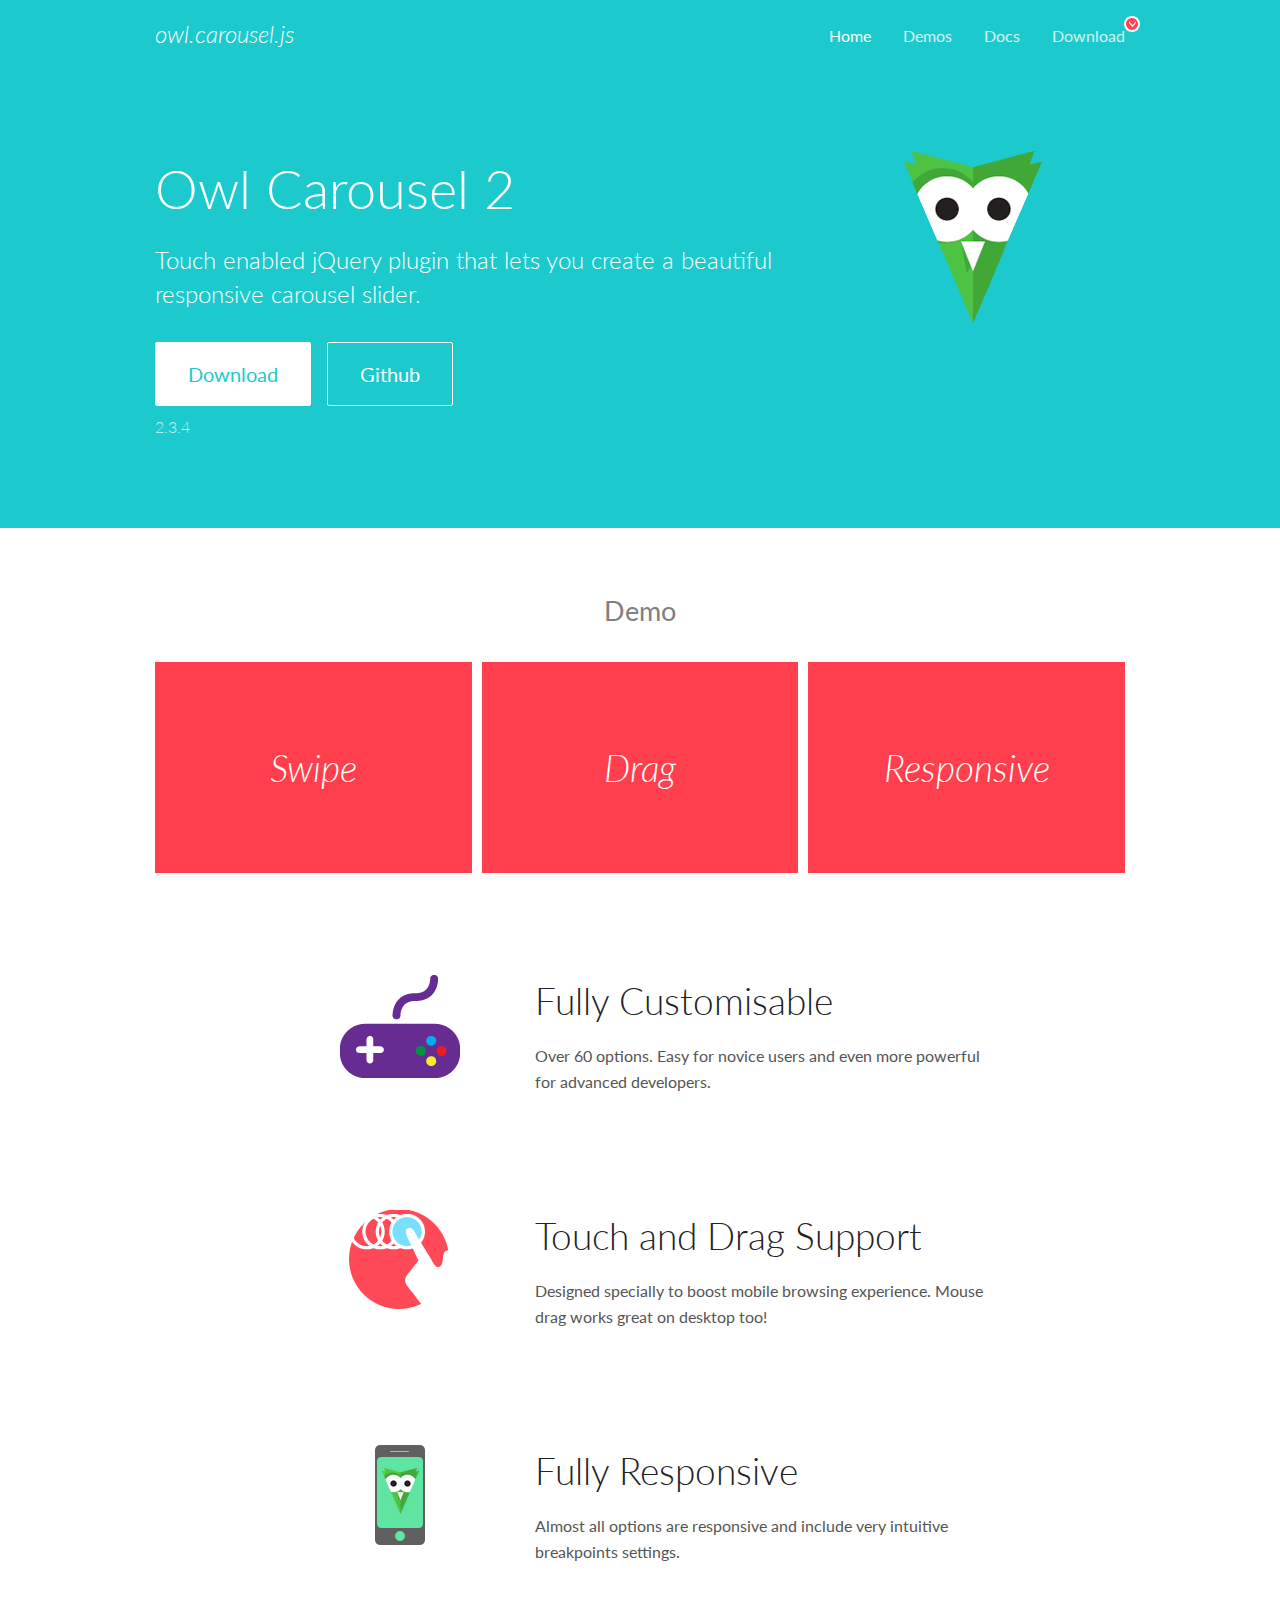
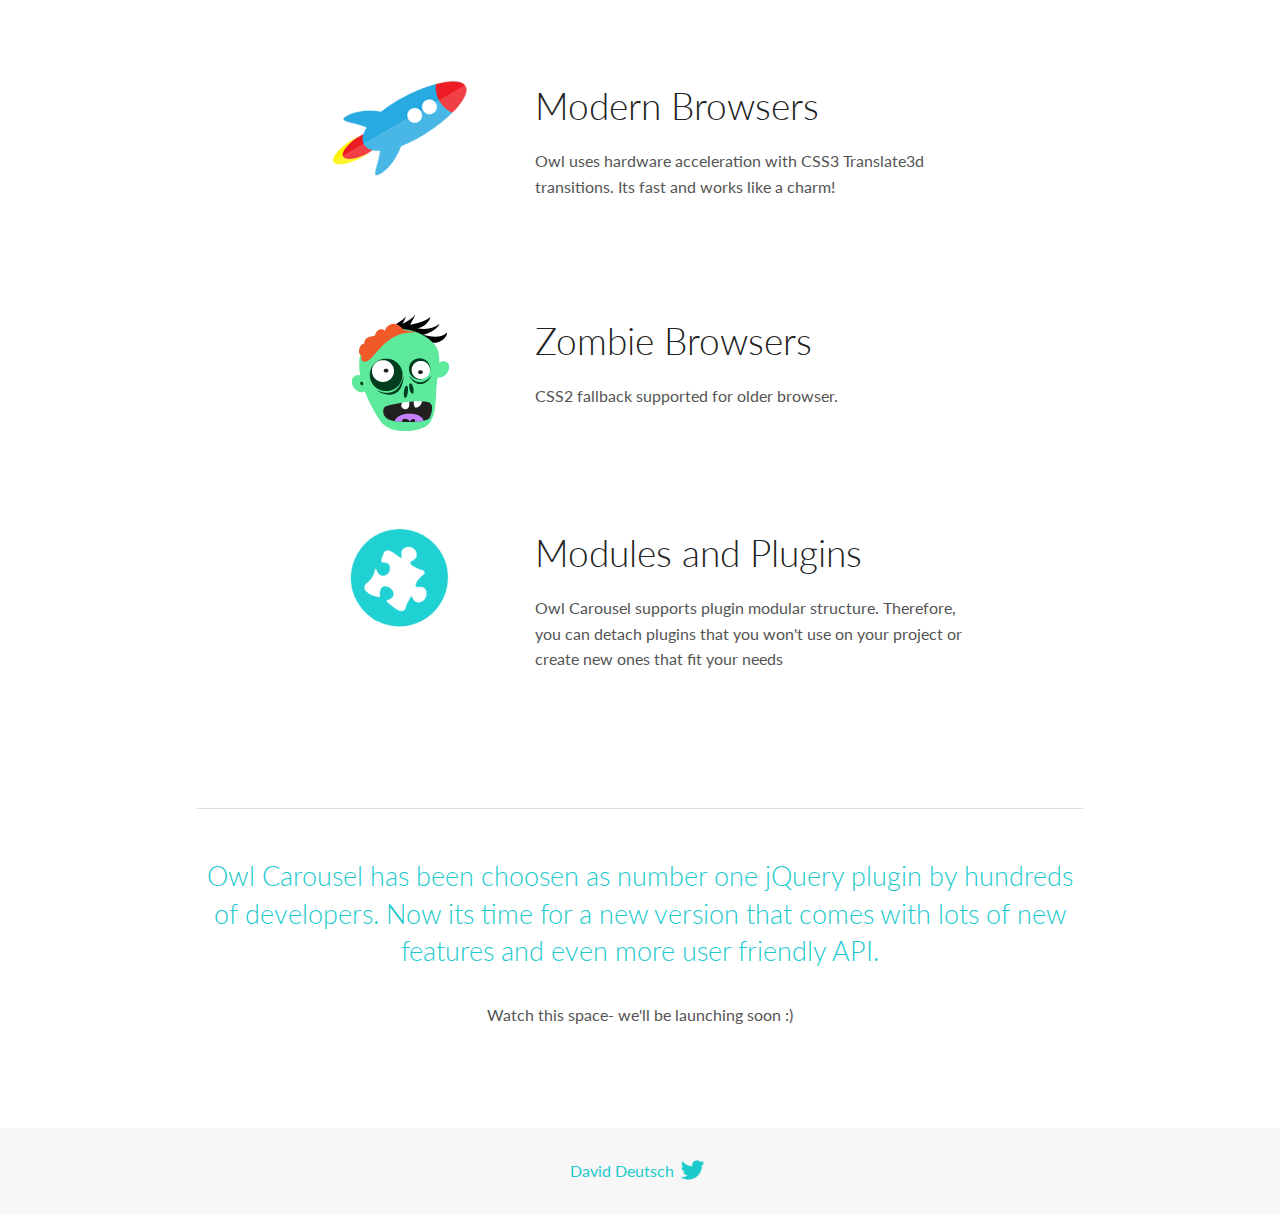
<file: assets/OwlCarousel/docs/index.html>
<!DOCTYPE html>
<html lang="en">
  <head>

    <!-- head -->
    <meta charset="utf-8">
    <meta name="msapplication-tap-highlight" content="no" />
    <meta name="viewport" content="width=device-width, initial-scale=1.0" />
    <meta name="description" content="Touch enabled jQuery plugin that lets you create beautiful responsive carousel slider.">
    <meta name="author" content="David Deutsch">
    <title>
      Home | Owl Carousel | 2.3.4
    </title>

    <!-- Stylesheets -->
    <link href='https://fonts.googleapis.com/css?family=Lato:300,400,700,400italic,300italic' rel='stylesheet' type='text/css'>
    <link rel="stylesheet" href="assets/css/docs.theme.min.css">

    <!-- Owl Stylesheets -->
    <link rel="stylesheet" href="assets/owlcarousel/assets/owl.carousel.min.css">
    <link rel="stylesheet" href="assets/owlcarousel/assets/owl.theme.default.min.css">

    <!-- HTML5 shim and Respond.js IE8 support of HTML5 elements and media queries -->

    <!--[if lt IE 9]>
      <script src="https://oss.maxcdn.com/libs/html5shiv/3.7.0/html5shiv.js"></script>
      <script src="https://oss.maxcdn.com/libs/respond.js/1.3.0/respond.min.js"></script>
    <![endif]-->

    <!-- Favicons -->
    <link rel="apple-touch-icon-precomposed" sizes="144x144" href="assets/ico/apple-touch-icon-144-precomposed.png">
    <link rel="shortcut icon" href="assets/ico/favicon.png">
    <link rel="shortcut icon" href="favicon.ico">

    <!-- Yeah i know js should not be in header. Its required for demos.-->

    <!-- javascript -->
    <script src="assets/vendors/jquery.min.js"></script>
    <script src="assets/owlcarousel/owl.carousel.js"></script>
  </head>
  <body>

    <!-- header -->
    <header class="header">
      <div class="row">
        <div class="large-12 columns">
          <div class="brand left">
            <h3>
              <a href="/OwlCarousel2/">owl.carousel.js</a> 
            </h3>
          </div>
          <a id="toggle-nav" class="right">
            <span></span> <span></span> <span></span> 
          </a> 
          <div class="nav-bar">
            <ul class="clearfix">
              <li class="active">
                <a href="/OwlCarousel2/index.html">Home</a> 
              </li>
              <li> <a href="/OwlCarousel2/demos/demos.html">Demos</a>  </li>
              <li> <a href="/OwlCarousel2/docs/started-welcome.html">Docs</a>  </li>
              <li>
                <a href="https://github.com/OwlCarousel2/OwlCarousel2/archive/2.3.4.zip">Download</a> 
                <span class="download"></span> 
              </li>
            </ul>
          </div>
        </div>
      </div>
    </header>

    <!-- home panel -->
    <section id="hero">
      <div class="row">
        <div class="large-8 medium-8 columns">
          <h1>Owl Carousel 2</h1>
          <h4>Touch enabled jQuery plugin that lets you create a beautiful responsive carousel slider.</h4>
          <a href="https://github.com/OwlCarousel2/OwlCarousel2/archive/2.3.4.zip" class="hero-button">Download</a> 
          <a href="https://github.com/OwlCarousel2/OwlCarousel2" class="hero-button outline">Github</a> 
          <p>2.3.4</p>
        </div>
        <div class="large-4 medium-4 columns">
          <img class="owl-logo" src="assets/img/owl-logo.png" alt="mr. Owl">
        </div>
      </div>
    </section>

    <!-- body -->
    <div class="home-demo">
      <div class="row">
        <div class="large-12 columns">
          <h3>Demo</h3>
          <div class="owl-carousel">
            <div class="item">
              <h2>Swipe</h2>
            </div>
            <div class="item">
              <h2>Drag</h2>
            </div>
            <div class="item">
              <h2>Responsive</h2>
            </div>
            <div class="item">
              <h2>CSS3</h2>
            </div>
            <div class="item">
              <h2>Fast</h2>
            </div>
            <div class="item">
              <h2>Easy</h2>
            </div>
            <div class="item">
              <h2>Free</h2>
            </div>
            <div class="item">
              <h2>Upgradable</h2>
            </div>
            <div class="item">
              <h2>Tons of options</h2>
            </div>
            <div class="item">
              <h2>Infinity</h2>
            </div>
            <div class="item">
              <h2>Auto Width</h2>
            </div>
          </div>
        </div>
      </div>
    </div>
    <script>
      var owl = $('.owl-carousel');
      owl.owlCarousel({
        margin: 10,
        loop: true,
        responsive: {
          0: {
            items: 1
          },
          600: {
            items: 2
          },
          1000: {
            items: 3
          }
        }
      })
    </script>

    <!-- features -->
    <div id="features">
      <div class="row">
        <div class="small-12 medium-9 small-centered columns">
          <section class="row feature">
            <div class="medium-4 small-12 columns">
              <img src="assets/img/feature-options.png" alt="">
            </div>
            <div class="medium-8 small-12 columns">
              <h2>Fully Customisable</h2>
              <p>Over 60 options. Easy for novice users and even more powerful for advanced developers.</p>
            </div>
          </section>
          <section class="row feature">
            <div class="medium-4 small-12 columns">
              <img src="assets/img/feature-drag.png" alt="">
            </div>
            <div class="medium-8 small-12 columns">
              <h2>Touch and Drag Support</h2>
              <p>Designed specially to boost mobile browsing experience. Mouse drag works great on desktop too!</p>
            </div>
          </section>
          <section class="row feature">
            <div class="medium-4 small-12 columns">
              <img src="assets/img/feature-responsive.png" alt="">
            </div>
            <div class="medium-8 small-12 columns">
              <h2>Fully Responsive</h2>
              <p>Almost all options are responsive and include very intuitive breakpoints settings.</p>
            </div>
          </section>
          <section class="row feature">
            <div class="medium-4 small-12 columns">
              <img src="assets/img/feature-modern.png" alt="">
            </div>
            <div class="medium-8 small-12 columns">
              <h2>Modern Browsers</h2>
              <p>Owl uses hardware acceleration with CSS3 Translate3d transitions. Its fast and works like a charm! </p>
            </div>
          </section>
          <section class="row feature">
            <div class="medium-4 small-12 columns">
              <img src="assets/img/feature-zombie.png" alt="">
            </div>
            <div class="medium-8 small-12 columns">
              <h2>Zombie Browsers</h2>
              <p>CSS2 fallback supported for older browser.</p>
            </div>
          </section>
          <section class="row feature">
            <div class="medium-4 small-12 columns">
              <img src="assets/img/feature-module.png" alt="">
            </div>
            <div class="medium-8 small-12 columns">
              <h2>Modules and Plugins</h2>
              <p>Owl Carousel supports plugin modular structure. Therefore, you can detach plugins that you won&#x27;t use on your project or create new ones that fit your needs</p>
            </div>
          </section>
        </div>
      </div>
    </div>

    <!-- footer -->
    <section id="teaser-text">
      <div class="row">
        <div class="small-12 medium-11 small-centered columns">
          <hr>
          <h3 id="owl-carousel-has-been-choosen-as-number-one-jquery-plugin-by-hundreds-of-developers-now-its-time-for-a-new-version-that-comes-with-lots-of-new-features-and-even-more-user-friendly-api-">Owl Carousel has been choosen as number one jQuery plugin by hundreds of developers. Now its time for a new version that comes with lots of new features and even more user friendly API.</h3>
          <p>Watch this space- we&#39;ll be launching soon :)</p>
        </div>
      </div>
    </section>

    <!-- footer -->
    <footer class="footer">
      <div class="row">
        <div class="large-12 columns">
          <h5>
            <a href="/OwlCarousel2/docs/support-contact.html">David Deutsch</a> 
            <a id="custom-tweet-button" href="https://twitter.com/share?url=https://github.com/OwlCarousel2/OwlCarousel2&text=Owl Carousel - This is so awesome! " target="_blank"></a> 
          </h5>
        </div>
      </div>
    </footer>

    <!-- vendors -->
    <script src="assets/vendors/highlight.js"></script>
    <script src="assets/js/app.js"></script>
  </body>
</html>
</file>
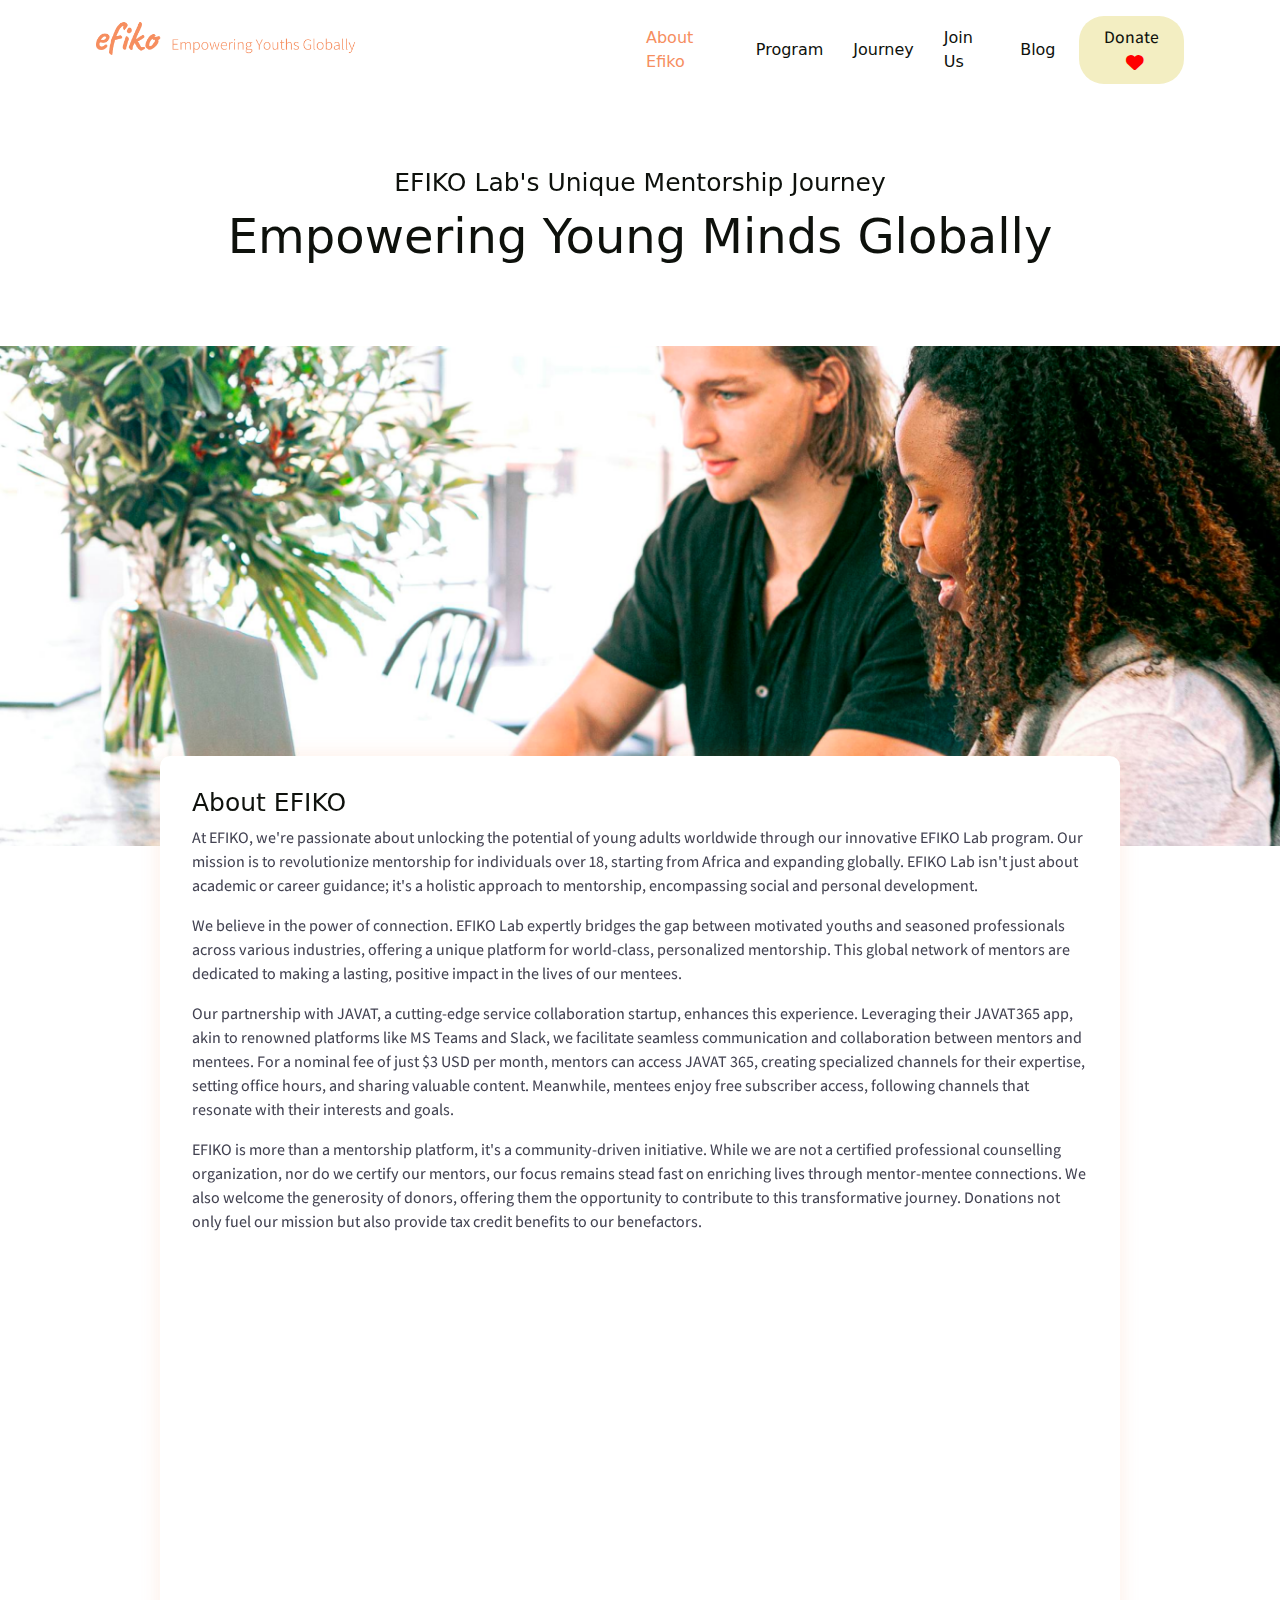
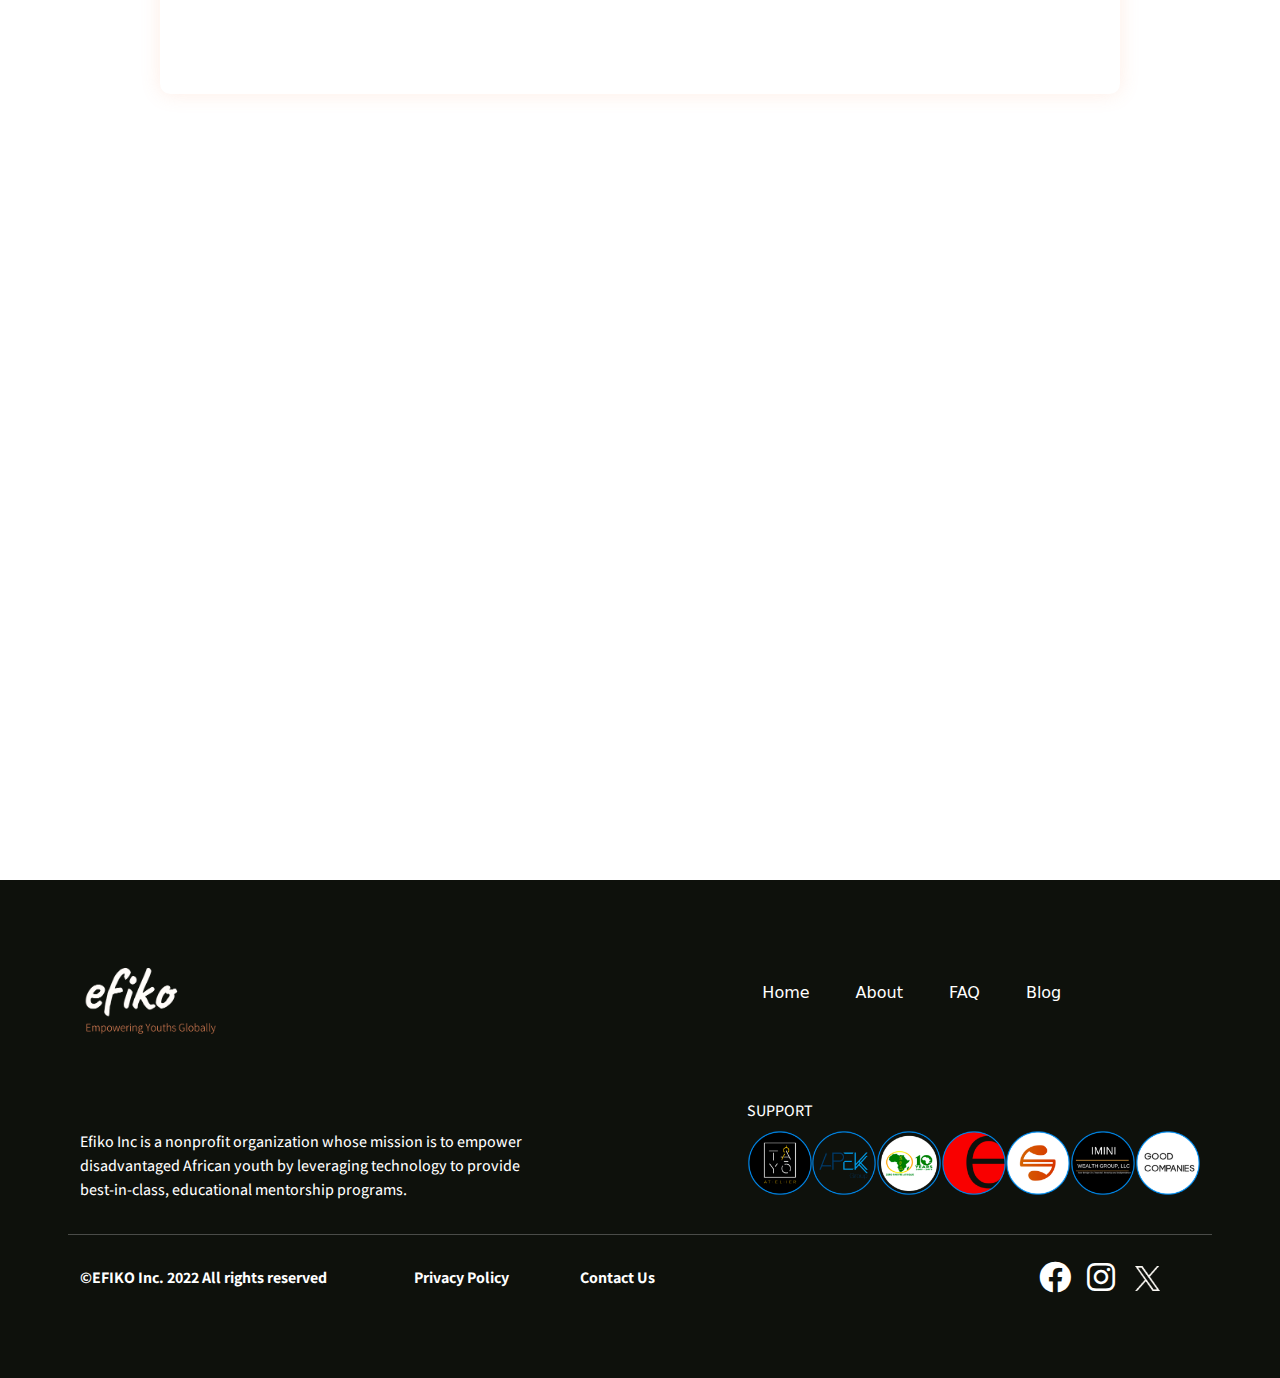
<file: about.html>
<!DOCTYPE html>
<html lang="en">
  <head>
    <meta charset="UTF-8" />
    <meta name="viewport" content="width=device-width, initial-scale=1.0" />
    <link rel="stylesheet" href="style.css" />

    <script
      src="https://cdn.jsdelivr.net/npm/@popperjs/core@2.11.8/dist/umd/popper.min.js"
      integrity="sha384-I7E8VVD/ismYTF4hNIPjVp/Zjvgyol6VFvRkX/vR+Vc4jQkC+hVqc2pM8ODewa9r"
      crossorigin="anonymous"></script>
    <script
      src="https://cdn.jsdelivr.net/npm/bootstrap@5.3.3/dist/js/bootstrap.min.js"
      integrity="sha384-0pUGZvbkm6XF6gxjEnlmuGrJXVbNuzT9qBBavbLwCsOGabYfZo0T0to5eqruptLy"
      crossorigin="anonymous"></script>

    <!--  -->
    <link rel="preconnect" href="https://fonts.googleapis.com" />
    <link rel="preconnect" href="https://fonts.gstatic.com" crossorigin />

    <!-- Font Awesome -->
    <link rel="stylesheet" href="assets/fontawesome/js/all.min.js" />

    <!-- Bootstrap -->
    <link rel="stylesheet" href="assets/bootstrap/css/bootstrap.min.css" />
    <link rel="stylesheet" href="assets/bootstrap/js/bootstrap.min.js" />
    <link rel="stylesheet" href="assets/fontawesome/css/all.min.css" />

    <link
      rel="stylesheet"
      href="assets/OwlCarousel/docs/assets/owlcarousel/assets/owl.carousel.min.css" />
    <link
      rel="stylesheet"
      href="assets/OwlCarousel/docs/assets/owlcarousel/assets/owl.theme.default.min.css" />

    <!-- Animation -->
    <link rel="stylesheet" href="https://unpkg.com/aos@next/dist/aos.css" />

    <script src="assets/OwlCarousel/docs/assets/vendors/jquery.min.js"></script>
    <script src="assets/OwlCarousel/docs/assets/owlcarousel/owl.carousel.js"></script>

    <title>Efiko || Empowering Youths Globally</title>
  </head>
  <body>
    <header class="efk-header--variant">
      <nav class="navbar navbar-expand-xl fixed-top efk-variant-nav">
        <div class="d-flex w-100 mx-lg-5 px-lg-5 mx-sm-4 px-sm-4 mx-3 px-3">
          <a class="navbar-brand efk-nav-brand--variant" href="index.html"
            ><img
              src="assets/images/mentors/logo-variant.png"
              alt=""
              class="efk-brand--variant"
          /></a>

          <button
            class="efk-btn efk-medium-toggler ms-auto"
            type="button"
            data-bs-toggle="offcanvas"
            data-bs-target="#offcanvasTop"
            aria-controls="offcanvasTop">
            <span class="navbar-toggler-icon"></span>
          </button>

          <button
            class="efk-btn efk-mobile-toggler ms-auto"
            type="button"
            data-bs-toggle="offcanvas"
            data-bs-target="#offcanvasRight"
            aria-controls="offcanvasRight">
            <span class="navbar-toggler-icon"></span>
          </button>

          <div
            class="collapse navbar-collapse d-xl-block d-none"
            id="navbarTogglerDemo02">
            <ul class="navbar-nav efk-navlist ms-auto mb-2 mb-lg-0">
              <li class="nav-item">
                <a
                  class="nav-link efk-navlink--variant active"
                  aria-current="page"
                  href="about.html"
                  >About Efiko</a
                >
              </li>
              <li class="nav-item">
                <a class="nav-link efk-navlink--variant" href="#program"
                  >Program</a
                >
              </li>
              <!-- <li class="nav-item">
                <a class="nav-link efk-navlink--variant" href="#faq">FAQ</a>
              </li> -->
              <li class="nav-item">
                <a class="nav-link efk-navlink--variant" href="#more"
                  >Journey</a
                >
              </li>
              <li class="nav-item">
                <a class="nav-link efk-navlink--variant" href="#join"
                  >Join Us</a
                >
              </li>
              <li class="nav-item">
                <a class="nav-link efk-navlink--variant" href="blog.html"
                  >Blog</a
                >
              </li>
              <!-- <li class="nav-item">
                <a class="nav-link efk-navlink--variant" href="#contact">Contact Us</a>
              </li> -->

              <button class="efk-btn efk-btn-secondary ms-2">
                <a href="#donate" class="efk-btn-link"
                  >Donate<i class="fa fa-heart efk-heart ms-2"></i
                ></a>
              </button>
            </ul>
          </div>
        </div>
      </nav>
      <nav class="efk-medium-container">
        <div
          class="offcanvas offcanvas-top efk-medium-wrap"
          data-bs-scroll="true"
          tabindex="-1"
          id="offcanvasTop"
          aria-labelledby="offcanvasTopLabel">
          <div class="offcanvas-body efk-medium-nav">
            <button
              type="button"
              class="btn-close position-absolute top-0 start-50 mt-1"
              data-bs-dismiss="offcanvas"
              aria-label="Close"></button>
            <ul class="navbar-nav efk-navlist ms-auto mb-2 mb-lg-0">
              <li class="nav-item">
                <a
                  class="nav-link efk-navlink active"
                  aria-current="page"
                  href="about.html"
                  >About Efiko</a
                >
              </li>
              <li class="nav-item">
                <a class="nav-link efk-navlink" href="#program">Program</a>
              </li>
              <!-- <li class="nav-item">
                <a class="nav-link efk-navlink" href="#faq">FAQ</a>
              </li> -->
              <li class="nav-item">
                <a class="nav-link efk-navlink" href="#more">Journey</a>
              </li>
              <li class="nav-item">
                <a class="nav-link efk-navlink" href="#join">Join Us</a>
              </li>
              <li class="nav-item">
                <a class="nav-link efk-navlink" href="blog.html">Blog</a>
              </li>
              <!-- <li class="nav-item">
                <a class="nav-link efk-navlink" href="#contact">Contact Us</a>
              </li> -->

              <button class="efk-btn efk-btn-secondary ms-2">
                <a href="#donate" class="efk-btn-link"
                  >Donate<i class="fa fa-heart efk-heart ms-2"></i
                ></a>
              </button>
            </ul>
          </div>
        </div>
      </nav>
      <nav class="efk-mobile-container">
        <div
          class="offcanvas offcanvas-end efk-mobile-wrap"
          data-bs-scroll="true"
          tabindex="-1"
          id="offcanvasRight"
          aria-labelledby="offcanvasRightLabel">
          <div class="offcanvas-body efk-mobile-nav">
            <button
              type="button"
              class="btn-close position-absolute top-0 start-50 mt-1"
              data-bs-dismiss="offcanvas"
              aria-label="Close"></button>
            <ul class="navbar-nav efk-navlist ms-auto mb-2 mb-lg-0">
              <li class="nav-item">
                <a
                  class="nav-link efk-navlink active"
                  aria-current="page"
                  href="about.html"
                  >About Efiko</a
                >
              </li>
              <li class="nav-item">
                <a class="nav-link efk-navlink" href="#program">Program</a>
              </li>
              <!-- <li class="nav-item">
                <a class="nav-link efk-navlink" href="#faq">FAQ</a>
              </li> -->
              <li class="nav-item">
                <a class="nav-link efk-navlink" href="#more">Journey</a>
              </li>
              <li class="nav-item">
                <a class="nav-link efk-navlink" href="#join">Join Us</a>
              </li>
              <li class="nav-item">
                <a class="nav-link efk-navlink" href="blog.html">Blog</a>
              </li>
              <!-- <li class="nav-item">
                <a class="nav-link efk-navlink" href="#contact">Contact Us</a>
              </li> -->

              <button class="efk-btn efk-btn-secondary ms-2">
                <a href="#donate" class="efk-btn-link"
                  >Donate<i class="fa fa-heart efk-heart ms-2"></i
                ></a>
              </button>
            </ul>
          </div>
        </div>
      </nav>
    </header>
    <main class="efk-ft-fix">
      <div class="efk-container">
        <div class="row justify-content-center">
          <div class="col-12">
            <div
              class="text-center"
              data-aos="fade-up"
              data-aos-duration="2000"
              data-aos-easing="ease-in-out">
              <h3 class="efk-heading-sm">
                EFIKO Lab's Unique Mentorship Journey
              </h3>
              <h1 class="efk-heading">Empowering Young Minds Globally</h1>
            </div>
          </div>
        </div>
      </div>
      <div class="">
        <div class="efk-abouthero-wrap d-flex flex-column">
          <img
            src="assets/images/about/about-hero.png"
            class="efk-hero-img"
            data-aos="zoom-in"
            data-aos-duration="2000"
            data-aos-easing="ease-in-out"
            alt="" />
          <div
            class="efk-abttext-container"
            data-aos="fade-up"
            data-aos-duration="2000"
            data-aos-easing="ease-in-out">
            <article class="">
              <h1 class="efk-heading-sm">About EFIKO</h1>
              <div class="efk-body">
                <p>
                  At EFIKO, we're passionate about unlocking the potential of
                  young adults worldwide through our innovative EFIKO Lab
                  program. Our mission is to revolutionize mentorship for
                  individuals over 18, starting from Africa and expanding
                  globally. EFIKO Lab isn't just about academic or career
                  guidance; it's a holistic approach to mentorship, encompassing
                  social and personal development.
                </p>
                <p>
                  We believe in the power of connection. EFIKO Lab expertly
                  bridges the gap between motivated youths and seasoned
                  professionals across various industries, offering a unique
                  platform for world-class, personalized mentorship. This global
                  network of mentors are dedicated to making a lasting, positive
                  impact in the lives of our mentees.
                </p>
                <span class="d-sm-inline d-none">
                  <p>
                    Our partnership with JAVAT, a cutting-edge service
                    collaboration startup, enhances this experience. Leveraging
                    their JAVAT365 app, akin to renowned platforms like MS Teams
                    and Slack, we facilitate seamless communication and
                    collaboration between mentors and mentees. For a nominal fee
                    of just $3 USD per month, mentors can access JAVAT 365,
                    creating specialized channels for their expertise, setting
                    office hours, and sharing valuable content. Meanwhile,
                    mentees enjoy free subscriber access, following channels
                    that resonate with their interests and goals.
                  </p>

                  <p>
                    EFIKO is more than a mentorship platform, it's a
                    community-driven initiative. While we are not a certified
                    professional counselling organization, nor do we certify our
                    mentors, our focus remains stead fast on enriching lives
                    through mentor-mentee connections. We also welcome the
                    generosity of donors, offering them the opportunity to
                    contribute to this transformative journey. Donations not
                    only fuel our mission but also provide tax credit benefits
                    to our benefactors.
                  </p></span
                >
                <a
                  class="efk-btn efk-btn-link efk-btn-secondary text-decoration-none d-inline d-sm-none"
                  data-bs-toggle="collapse"
                  href="#collapseExample"
                  role="button"
                  aria-expanded="false"
                  aria-controls="collapseExample">
                  Read more
                </a>
                <div class="collapse efk-body" id="collapseExample">
                  <p>
                    Our partnership with JAVAT, a cutting-edge service
                    collaboration startup, enhances this experience. Leveraging
                    their JAVAT365 app, akin to renowned platforms like MS Teams
                    and Slack, we facilitate seamless communication and
                    collaboration between mentors and mentees. For a nominal fee
                    of just $3 USD per month, mentors can access JAVAT 365,
                    creating specialized channels for their expertise, setting
                    office hours, and sharing valuable content. Meanwhile,
                    mentees enjoy free subscriber access, following channels
                    that resonate with their interests and goals.
                  </p>

                  <p>
                    EFIKO is more than a mentorship platform, it's a
                    community-driven initiative. While we are not a certified
                    professional counselling organization, nor do we certify our
                    mentors, our focus remains stead fast on enriching lives
                    through mentor-mentee connections. We also welcome the
                    generosity of donors, offering them the opportunity to
                    contribute to this transformative journey. Donations not
                    only fuel our mission but also provide tax credit benefits
                    to our benefactors.
                  </p>
                </div>

                <div class="">
                  <div
                    class="d-flex justify-content-between align-items-center py-2 row">
                    <div class="efk-abouticon-wrap col-md-2 col-12">
                      <img
                        src="assets/images/icons/twinkles.png"
                        alt=""
                        data-aos="zoom-in"
                        data-aos-duration="2000"
                        data-aos-easing="ease-out-cubic" />
                    </div>
                    <div class="col-md-9 col-12">
                      <article
                        data-aos="fade-left"
                        data-aos-duration="2000"
                        data-aos-easing="ease-out-cubic">
                        <h1 class="efk-heading-sm">Mission</h1>
                        <p>
                          EFIKO, a pioneering non-profit, revolutionizes global
                          youth mentorship through EFIKOLab. Our mission is to
                          empower individuals over 18, starting in Africa, by
                          connecting them with diverse global mentors. Focused
                          on holistic development,EFIKO Lab transcends
                          traditional education and career guidance, embracing
                          social life mentorship. In partnership with JAVAT, we
                          leverage cutting-edge collaboration tools for seamless
                          mentor-mentee interaction. Affordable, accessible, and
                          impactful, EFIKO is reshaping futures, one connection
                          at atime.
                        </p>
                      </article>
                    </div>
                  </div>
                  <div
                    class="d-flex justify-content-between align-items-center px-0 mx-0 row">
                    <div class="efk-abouticon-wrap col-md-2 col-12">
                      <img
                        src="assets/images/icons/light.png"
                        alt=""
                        data-aos="zoom-in"
                        data-aos-duration="2000"
                        data-aos-easing="ease-in-out" />
                    </div>
                    <div class="col-md-9 col-12">
                      <article
                        data-aos="fade-left"
                        data-aos-duration="2000"
                        data-aos-delay="500"
                        data-aos-easing="ease-out-cubic">
                        <h1 class="efk-heading-sm">Vision</h1>
                        <p>
                          Envisioning a world where every young adult has access
                          to transformative mentorship, EFIKO aims to be the
                          global nexus for mentor-mentee relationships. Our
                          vision is to create a community where learning,
                          growth, and personal development are accessible to
                          all, transcending geographical and social barriers.
                          Through EFIKO Lab, we aspire to foster a global
                          network of empowered youths, guided by experienced
                          mentors, ready to make a positive impact in their
                          communities and beyond.
                        </p>
                      </article>
                    </div>
                  </div>
                </div>
              </div>
            </article>
          </div>
        </div>
      </div>
      <div class="efk-container">
        <div class="row">
          <div class="col-sm-7 col-12">
            <div
              class="about-img-wrap"
              data-aos="zoom-in"
              data-aos-duration="2000"
              data-aos-easing="ease-in-out">
              <img
                src="assets/images/about/about-left.png"
                width="100%"
                alt="" />
            </div>
          </div>
          <div class="col-sm-5 d-sm-block d-none">
            <div
              class="about-img-wrap"
              data-aos="zoom-in"
              data-aos-duration="2000"
              data-aos-easing="ease-in-out">
              <img src="assets/images/about/about-right.png" width="100%" />
            </div>
          </div>
        </div>
        <div class="d-flex flex-column align-items-center pt-5 gap-2 mt-4">
          <p
            class="efk-heading-sm text-center mx-md-auto efk-join"
            data-aos="fade-up"
            data-aos-duration="2000"
            data-aos-easing="ease-in-out">
            Join us at EFIKO Lab, where we're not just changing lives,we're
            nurturing the next generation of global leaders and innovators.
          </p>
          <div
            class="d-flex justify-content-center gap-3"
            data-aos="fade-up"
            data-aos-duration="2000"
            data-aos-delay="500"
            data-aos-easing="ease-in-out">
            <button class="efk-btn efk-btn-primary">
              <a href="#" class="efk-btn-link">Join the revolution</a>
            </button>
            <button class="efk-btn efk-btn-secondary ms-2">
              <a href="#" class="efk-btn-link"
                >Donate<i class="fa fa-heart efk-heart ms-2"></i
              ></a>
            </button>
          </div>
        </div>
      </div>
    </main>

    <footer class="efk-footer">
      <div class="efk-container">
        <div
          class="row align-items-center mb-md-5 mb-2 justify-content-between gap-sm-0 gap-5">
          <div class="col-sm-5 col-12 align-self-start">
            <a href="index.html">
              <img
                src="assets/images/footer-logo.png"
                class="footer-logo"
                alt="" />
            </a>
          </div>
          <div class="col-md-5 offset-md-2 col-sm-6 col-12">
            <div class="d-flex gap-md-3 gap-sm-0">
              <a href="index.html" class="efk-navlink">Home</a>
              <a href="about.html" class="efk-navlink">About</a>
              <a href="#faq" class="efk-navlink">FAQ</a>
              <a href="blog.html" class="efk-navlink">Blog</a>
            </div>
          </div>
        </div>
        <div class="row align-items-center mt-md-5 mt-0 gap-md-0 gap-3">
          <div class="col-md-5 col-12">
            <p class="efk-list mt-5">
              Efiko Inc is a nonprofit organization whose mission is to empower
              disadvantaged African youth by leveraging technology to provide
              best-in-class, educational mentorship programs.
            </p>
          </div>
          <div class="col-md-5 offset-md-2 col-12">
            <div class="">
              <h3 class="efk-list">SUPPORT</h3>
              <div class="d-flex justify-content-start">
                <div class="">
                  <img
                    src="assets/images//partners/partner-1.png"
                    alt=""
                    class="efk-partners" />
                </div>
                <div class="">
                  <img
                    src="assets/images//partners/partner-2.png"
                    alt=""
                    class="efk-partners" />
                </div>
                <div class="">
                  <img
                    src="assets/images//partners/partner-3.png"
                    class="efk-partners"
                    alt="" />
                </div>
                <div class="">
                  <img
                    src="assets/images//partners/partner-4.png"
                    class="efk-partners"
                    alt="" />
                </div>
                <div class="">
                  <img
                    src="assets/images//partners/partner-5.png"
                    class="efk-partners"
                    alt="" />
                </div>
                <div class="">
                  <img
                    src="assets/images//partners/partner-6.png"
                    class="efk-partners"
                    alt="" />
                </div>
                <div class="">
                  <img
                    src="assets/images//partners/partner-7.png"
                    class="efk-partners"
                    alt="" />
                </div>
              </div>
            </div>
          </div>
        </div>
        <div class="row align-items-center flex-sm-row flex-column">
          <hr class="text-white my-3" />
          <div class="col-md-7 col-sm-9">
            <div class="row flex-md-row flex-sm-column gap-md-0 gap-3">
              <div class="col-md-6 col-sm-12">
                <a class="efk-footer-brand">
                  ©EFIKO Inc. 2022 All rights reserved
                </a>
              </div>
              <div class="col-md-3 col-sm-12">
                <a href="#" class="efk-footer-brand">Privacy Policy</a>
              </div>
              <div class="col-md-3 col-sm-12">
                <a href="#" class="efk-footer-brand">Contact Us</a>
              </div>
            </div>
          </div>
          <div
            class="col-md-5 col-sm-3 d-flex justify-content-end align-items-center">
            <a href=""><span class="fab fa-facebook text-white fs-2"></span></a>
            <a href=""
              ><span class="fab fa-instagram text-white fs-2 ms-3"></span
            ></a>
            <a href="">
              <img
                src="assets/images/twitter-x.png"
                class="efk-instagram"
                alt=""
            /></a>
          </div>
        </div>
      </div>
    </footer>
    <script src="https://unpkg.com/aos@next/dist/aos.js"></script>
    <script>
      AOS.init();
    </script>
  </body>
</html>
</file>
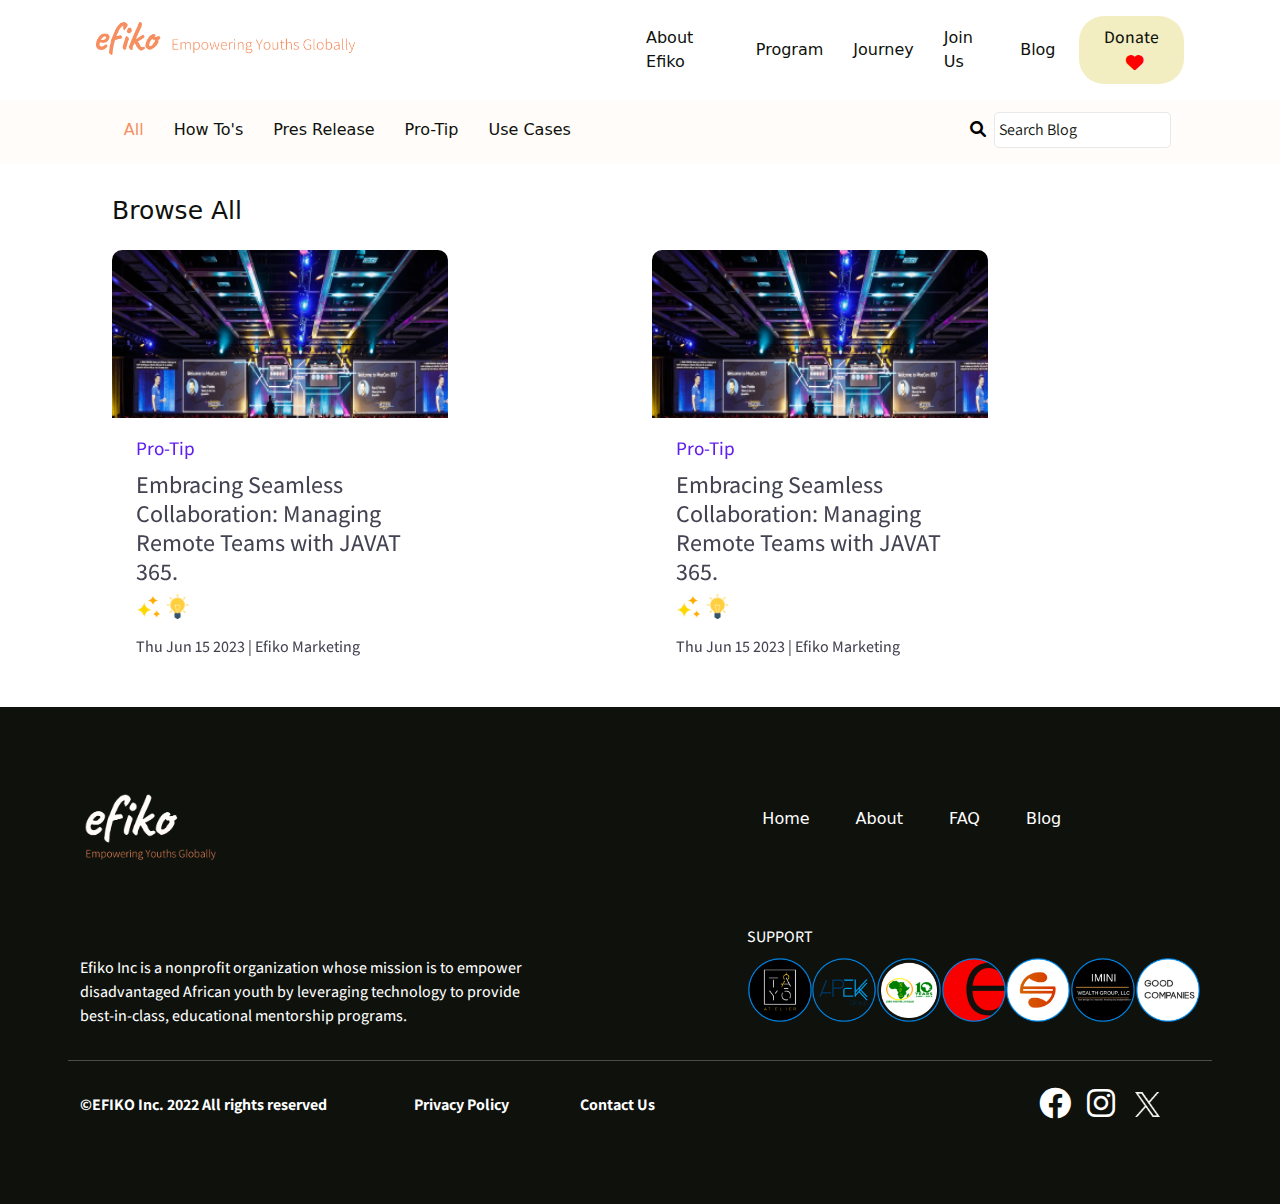
<file: blog.html>
<!DOCTYPE html>
<html lang="en">
  <head>
    <meta charset="UTF-8" />
    <meta name="viewport" content="width=device-width, initial-scale=1.0" />
    <link rel="stylesheet" href="style.css" />

    <script
      src="https://cdn.jsdelivr.net/npm/@popperjs/core@2.11.8/dist/umd/popper.min.js"
      integrity="sha384-I7E8VVD/ismYTF4hNIPjVp/Zjvgyol6VFvRkX/vR+Vc4jQkC+hVqc2pM8ODewa9r"
      crossorigin="anonymous"></script>
    <script
      src="https://cdn.jsdelivr.net/npm/bootstrap@5.3.3/dist/js/bootstrap.min.js"
      integrity="sha384-0pUGZvbkm6XF6gxjEnlmuGrJXVbNuzT9qBBavbLwCsOGabYfZo0T0to5eqruptLy"
      crossorigin="anonymous"></script>

    <!--  -->
    <link rel="preconnect" href="https://fonts.googleapis.com" />
    <link rel="preconnect" href="https://fonts.gstatic.com" crossorigin />

    <!-- Font Awesome -->
    <link rel="stylesheet" href="assets/fontawesome/js/all.min.js" />

    <!-- Bootstrap -->
    <link rel="stylesheet" href="assets/bootstrap/css/bootstrap.min.css" />
    <link rel="stylesheet" href="assets/bootstrap/js/bootstrap.min.js" />
    <link rel="stylesheet" href="assets/fontawesome/css/all.min.css" />

    <!-- Animation -->
    <link rel="stylesheet" href="https://unpkg.com/aos@next/dist/aos.css" />

    <link
      rel="stylesheet"
      href="assets/OwlCarousel/docs/assets/owlcarousel/assets/owl.carousel.min.css" />
    <link
      rel="stylesheet"
      href="assets/OwlCarousel/docs/assets/owlcarousel/assets/owl.theme.default.min.css" />

    <script src="assets/OwlCarousel/docs/assets/vendors/jquery.min.js"></script>
    <script src="assets/OwlCarousel/docs/assets/owlcarousel/owl.carousel.js"></script>

    <title>Efiko || Empowering Youths Globally</title>
  </head>
  <body>
    <header class="efk-header--variant">
      <nav class="navbar navbar-expand-xl fixed-top efk-variant-nav">
        <div class="d-flex w-100 mx-lg-5 px-lg-5 mx-sm-4 px-sm-4 mx-3 px-3">
          <a class="navbar-brand efk-nav-brand--variant" href="index.html"
            ><img
              src="assets/images/mentors/logo-variant.png"
              alt=""
              class="efk-brand--variant"
          /></a>

          <button
            class="efk-btn efk-medium-toggler ms-auto"
            type="button"
            data-bs-toggle="offcanvas"
            data-bs-target="#offcanvasTop"
            aria-controls="offcanvasTop">
            <span class="navbar-toggler-icon"></span>
          </button>

          <button
            class="efk-btn efk-mobile-toggler ms-auto"
            type="button"
            data-bs-toggle="offcanvas"
            data-bs-target="#offcanvasRight"
            aria-controls="offcanvasRight">
            <span class="navbar-toggler-icon"></span>
          </button>

          <div
            class="collapse navbar-collapse d-xl-block d-none"
            id="navbarTogglerDemo02">
            <ul class="navbar-nav efk-navlist ms-auto mb-2 mb-lg-0">
              <li class="nav-item">
                <a
                  class="efk-navlink--variant nav-link"
                  aria-current="page"
                  href="about.html"
                  >About Efiko</a
                >
              </li>
              <li class="nav-item">
                <a class="efk-navlink--variant nav-link" href="#program"
                  >Program</a
                >
              </li>

              <li class="nav-item">
                <a class="efk-navlink--variant nav-link" href="#more"
                  >Journey</a
                >
              </li>
              <li class="nav-item">
                <a class="efk-navlink--variant nav-link" href="#join"
                  >Join Us</a
                >
              </li>
              <li class="nav-item">
                <a class="efk-navlink--variant nav-link" href="blog.html"
                  >Blog</a
                >
              </li>

              <button class="efk-btn efk-btn-secondary ms-2">
                <a href="#donate" class="efk-btn-link"
                  >Donate<i class="fa fa-heart efk-heart ms-2"></i
                ></a>
              </button>
            </ul>
          </div>
        </div>
      </nav>
      <nav class="efk-medium-container">
        <div
          class="offcanvas offcanvas-top efk-medium-wrap"
          data-bs-scroll="true"
          tabindex="-1"
          id="offcanvasTop"
          aria-labelledby="offcanvasTopLabel">
          <div class="offcanvas-body efk-medium-nav">
            <button
              type="button"
              class="btn-close position-absolute top-0 start-50 mt-1"
              data-bs-dismiss="offcanvas"
              aria-label="Close"></button>
            <ul class="navbar-nav efk-navlist ms-auto mb-2 mb-lg-0">
              <li class="">
                <a
                  class="efk-navlink nav-link"
                  aria-current="page"
                  href="about.html"
                  >About Efiko</a
                >
              </li>
              <li class="">
                <a class="efk-navlink nav-link" href="#program">Program</a>
              </li>

              <li class="">
                <a class="efk-navlink nav-link" href="#more">Journey</a>
              </li>
              <li class="">
                <a class="efk-navlink nav-link" href="#join">Join Us</a>
              </li>
              <li class="">
                <a class="efk-navlink nav-link" href="blog.html">Blog</a>
              </li>

              <button class="efk-btn efk-btn-secondary ms-2">
                <a href="#donate" class="efk-btn-link"
                  >Donate<i class="fa fa-heart efk-heart ms-2"></i
                ></a>
              </button>
            </ul>
          </div>
        </div>
      </nav>
      <nav class="efk-mobile-container">
        <div
          class="offcanvas offcanvas-end efk-mobile-wrap"
          data-bs-scroll="true"
          tabindex="-1"
          id="offcanvasRight"
          aria-labelledby="offcanvasRightLabel">
          <div class="offcanvas-body efk-mobile-nav">
            <button
              type="button"
              class="btn-close position-absolute top-0 start-50 mt-1"
              data-bs-dismiss="offcanvas"
              aria-label="Close"></button>
            <ul class="navbar-nav efk-navlist ms-auto mb-2 mb-lg-0">
              <li class="">
                <a
                  class="efk-navlink nav-link"
                  aria-current="page"
                  href="about.html"
                  >About Efiko</a
                >
              </li>
              <li class="">
                <a class="efk-navlink nav-link" href="#program">Program</a>
              </li>

              <li class="">
                <a class="efk-navlink nav-link" href="#more">Journey</a>
              </li>
              <li class="">
                <a class="efk-navlink nav-link" href="#join">Join Us</a>
              </li>
              <li class="">
                <a class="efk-navlink nav-link" href="blog.html">Blog</a>
              </li>

              <button class="efk-btn efk-btn-secondary ms-2">
                <a href="#donate" class="efk-btn-link"
                  >Donate<i class="fa fa-heart efk-heart ms-2"></i
                ></a>
              </button>
            </ul>
          </div>
        </div>
      </nav>
    </header>
    <main class="efk-ft-fix">
      <div
        class="efk-blog-category flex-md-row flex-column justify-content-md-between flex-wrap gap-md-0 gap-3 justify-content-center"
        data-aos="fade-down"
        data-aos-duration="2000"
        data-aos-easing="ease-in-out">
        <a
          class="efk-btn efk-btn-primary efk-btn-link d-lg-none d-block"
          data-bs-toggle="offcanvas"
          href="#offcanvasExample"
          role="button"
          aria-controls="offcanvasExample">
          Categories
        </a>

        <!-- Small Screens Offcanvas -->
        <div
          class="offcanvas offcanvas-start efk-blogcateg-canv"
          tabindex="-1"
          id="offcanvasExample"
          aria-labelledby="offcanvasExampleLabel">
          <div class="offcanvas-header">
            <button
              type="button"
              class="btn-close"
              data-bs-dismiss="offcanvas"
              aria-label="Close"></button>
          </div>
          <div class="offcanvas-body">
            <ul
              class="d-flex flex-column list-unstyled gap-3 align-items-end my-0 py-0">
              <li class="efk-nav-item">
                <a
                  class="efk-navlink--variant navlink--variant active"
                  aria-current="page"
                  href="#"
                  >All</a
                >
              </li>
              <li class="efk-nav-item">
                <a class="efk-navlink--variant nav-link" href="#">How To's</a>
              </li>

              <li class="efk-nav-item">
                <a class="efk-navlink--variant nav-link" href="#"
                  >Pres Release</a
                >
              </li>
              <li class="efk-nav-item">
                <a class="efk-navlink--variant nav-link" href="#">Pro-Tip</a>
              </li>
              <li class="efk-nav-item">
                <a class="efk-navlink--variant nav-link" href="#">Use Cases</a>
              </li>
            </ul>
          </div>
        </div>

        <!-- Large screens offcanvas-->
        <div class="d-lg-block d-none">
          <ul class="d-flex list-unstyled align-items-center my-0 py-0">
            <li class="">
              <a
                class="efk-navlink--variant navlink--variant active"
                aria-current="page"
                href="#"
                >All</a
              >
            </li>
            <li class="">
              <a class="efk-navlink--variant nav-link" href="#">How To's</a>
            </li>

            <li class="">
              <a class="efk-navlink--variant nav-link" href="#">Pres Release</a>
            </li>
            <li class="">
              <a class="efk-navlink--variant nav-link" href="#">Pro-Tip</a>
            </li>
            <li class="">
              <a class="efk-navlink--variant nav-link" href="#">Use Cases</a>
            </li>
          </ul>
        </div>

        <div class="">
          <form class="d-flex" role="search">
            <button class="border-0 bg-transparent" type="submit">
              <span class="fa fa-search"></span>
            </button>
            <input
              class="ms-2 efk-blog-search"
              type="search"
              placeholder="Search Blog"
              aria-label="Search" />
          </form>
        </div>
      </div>
      <div class="efk-container--blog">
        <h2 class="efk-heading-sm mb-4">Browse All</h2>
        <div class="row justify-content-start row-gap-5">
          <div
            class="col-lg-4 col-md-5 col-sm-6 col-12"
            data-aos="zoom-out"
            data-aos-duration="2000"
            data-aos-easing="ease-in-out">
            <a href="single-blog.html" class="text-decoration-none">
              <div
                class="efk-blog-preview d-flex flex-column align-items-center">
                <div class="efk-blog-prev--img">
                  <img src="assets/images/blogcard-img.png" alt="" />
                </div>
                <div class="efk-blog-preview--body px-4 py-3">
                  <span class="efk-blog-preview--categ">Pro-Tip</span>
                  <h3 class="efk-blog-preview--title pt-2">
                    Embracing Seamless Collaboration: Managing Remote Teams with
                    JAVAT 365.
                  </h3>
                  <div class="d-flex gap-1">
                    <img
                      class="efk-blog-preview--tagimg"
                      src="assets/images/icons/star.png"
                      width="25"
                      height="25" />
                    <img
                      class="efk-blog-preview--tagimg"
                      src="assets/images/icons/light.png"
                      width="25"
                      height="25" />
                  </div>
                  <div class="efk-blog-preview--footer pt-3">
                    <span class="efk-body">Thu Jun 15 2023</span> |
                    <span class="efk-body">Efiko Marketing</span>
                  </div>
                </div>
              </div>
            </a>
          </div>
          <div
            class="col-lg-4 offset-lg-2 col-md-5 offset-md-1 col-sm-6 col-12"
            data-aos="zoom-out"
            data-aos-duration="2000"
            data-aos-easing="ease-in-out">
            <a
              class="text-decoration-none"
              href="single-blog.html
              ">
              <div
                class="efk-blog-preview d-flex flex-column align-items-center">
                <div class="efk-blog-prev--img">
                  <img src="assets/images/blogcard-img.png" alt="" />
                </div>
                <div class="efk-blog-preview--body px-4 py-3">
                  <span class="efk-blog-preview--categ">Pro-Tip</span>
                  <h3 class="efk-blog-preview--title pt-2">
                    Embracing Seamless Collaboration: Managing Remote Teams with
                    JAVAT 365.
                  </h3>
                  <div class="d-flex gap-1">
                    <img
                      class="efk-blog-preview--tagimg"
                      src="assets/images/icons/star.png"
                      width="25"
                      height="25" />
                    <img
                      class="efk-blog-preview--tagimg"
                      src="assets/images/icons/light.png"
                      width="25"
                      height="25" />
                  </div>
                  <div class="efk-blog-preview--footer pt-3">
                    <span class="efk-body">Thu Jun 15 2023</span> |
                    <span class="efk-body">Efiko Marketing</span>
                  </div>
                </div>
              </div>
            </a>
          </div>
        </div>
      </div>
    </main>

    <footer class="efk-footer">
      <div class="efk-container">
        <div
          class="row align-items-center mb-md-5 mb-2 justify-content-between gap-sm-0 gap-5">
          <div class="col-sm-5 col-12 align-self-start">
            <a href="index.html">
              <img
                src="assets/images/footer-logo.png"
                class="footer-logo"
                alt="" />
            </a>
          </div>
          <div class="col-md-5 offset-md-2 col-sm-6 col-12">
            <div class="d-flex gap-md-3 gap-sm-0">
              <a href="index.html" class="efk-navlink nav-link">Home</a>
              <a href="about.html" class="efk-navlink nav-link">About</a>
              <a href="#faq" class="efk-navlink nav-link">FAQ</a>
              <a href="blog.html" class="efk-navlink nav-link">Blog</a>
            </div>
          </div>
        </div>
        <div class="row align-items-center mt-md-5 mt-0 gap-md-0 gap-3">
          <div class="col-md-5 col-12">
            <p class="efk-list mt-5">
              Efiko Inc is a nonprofit organization whose mission is to empower
              disadvantaged African youth by leveraging technology to provide
              best-in-class, educational mentorship programs.
            </p>
          </div>
          <div class="col-md-5 offset-md-2 col-12">
            <div class="">
              <h3 class="efk-list">SUPPORT</h3>
              <div class="d-flex justify-content-start">
                <div class="">
                  <img
                    src="assets/images//partners/partner-1.png"
                    alt=""
                    class="efk-partners" />
                </div>
                <div class="">
                  <img
                    src="assets/images//partners/partner-2.png"
                    alt=""
                    class="efk-partners" />
                </div>
                <div class="">
                  <img
                    src="assets/images//partners/partner-3.png"
                    class="efk-partners"
                    alt="" />
                </div>
                <div class="">
                  <img
                    src="assets/images//partners/partner-4.png"
                    class="efk-partners"
                    alt="" />
                </div>
                <div class="">
                  <img
                    src="assets/images//partners/partner-5.png"
                    class="efk-partners"
                    alt="" />
                </div>
                <div class="">
                  <img
                    src="assets/images//partners/partner-6.png"
                    class="efk-partners"
                    alt="" />
                </div>
                <div class="">
                  <img
                    src="assets/images//partners/partner-7.png"
                    class="efk-partners"
                    alt="" />
                </div>
              </div>
            </div>
          </div>
        </div>
        <div class="row align-items-center flex-sm-row flex-column">
          <hr class="text-white my-3" />
          <div class="col-md-7 col-sm-9">
            <div class="row flex-md-row flex-sm-column gap-md-0 gap-3">
              <div class="col-md-6 col-sm-12">
                <a class="efk-footer-brand">
                  ©EFIKO Inc. 2022 All rights reserved
                </a>
              </div>
              <div class="col-md-3 col-sm-12">
                <a href="#" class="efk-footer-brand">Privacy Policy</a>
              </div>
              <div class="col-md-3 col-sm-12">
                <a href="#" class="efk-footer-brand">Contact Us</a>
              </div>
            </div>
          </div>
          <div
            class="col-md-5 col-sm-3 d-flex justify-content-end align-items-center">
            <a href=""><span class="fab fa-facebook text-white fs-2"></span></a>
            <a href=""
              ><span class="fab fa-instagram text-white fs-2 ms-3"></span
            ></a>
            <a href="">
              <img
                src="assets/images/twitter-x.png"
                class="efk-instagram"
                alt=""
            /></a>
          </div>
        </div>
      </div>
    </footer>
    <script src="https://unpkg.com/aos@next/dist/aos.js"></script>
    <script>
      AOS.init();
    </script>
  </body>
</html>
</file>
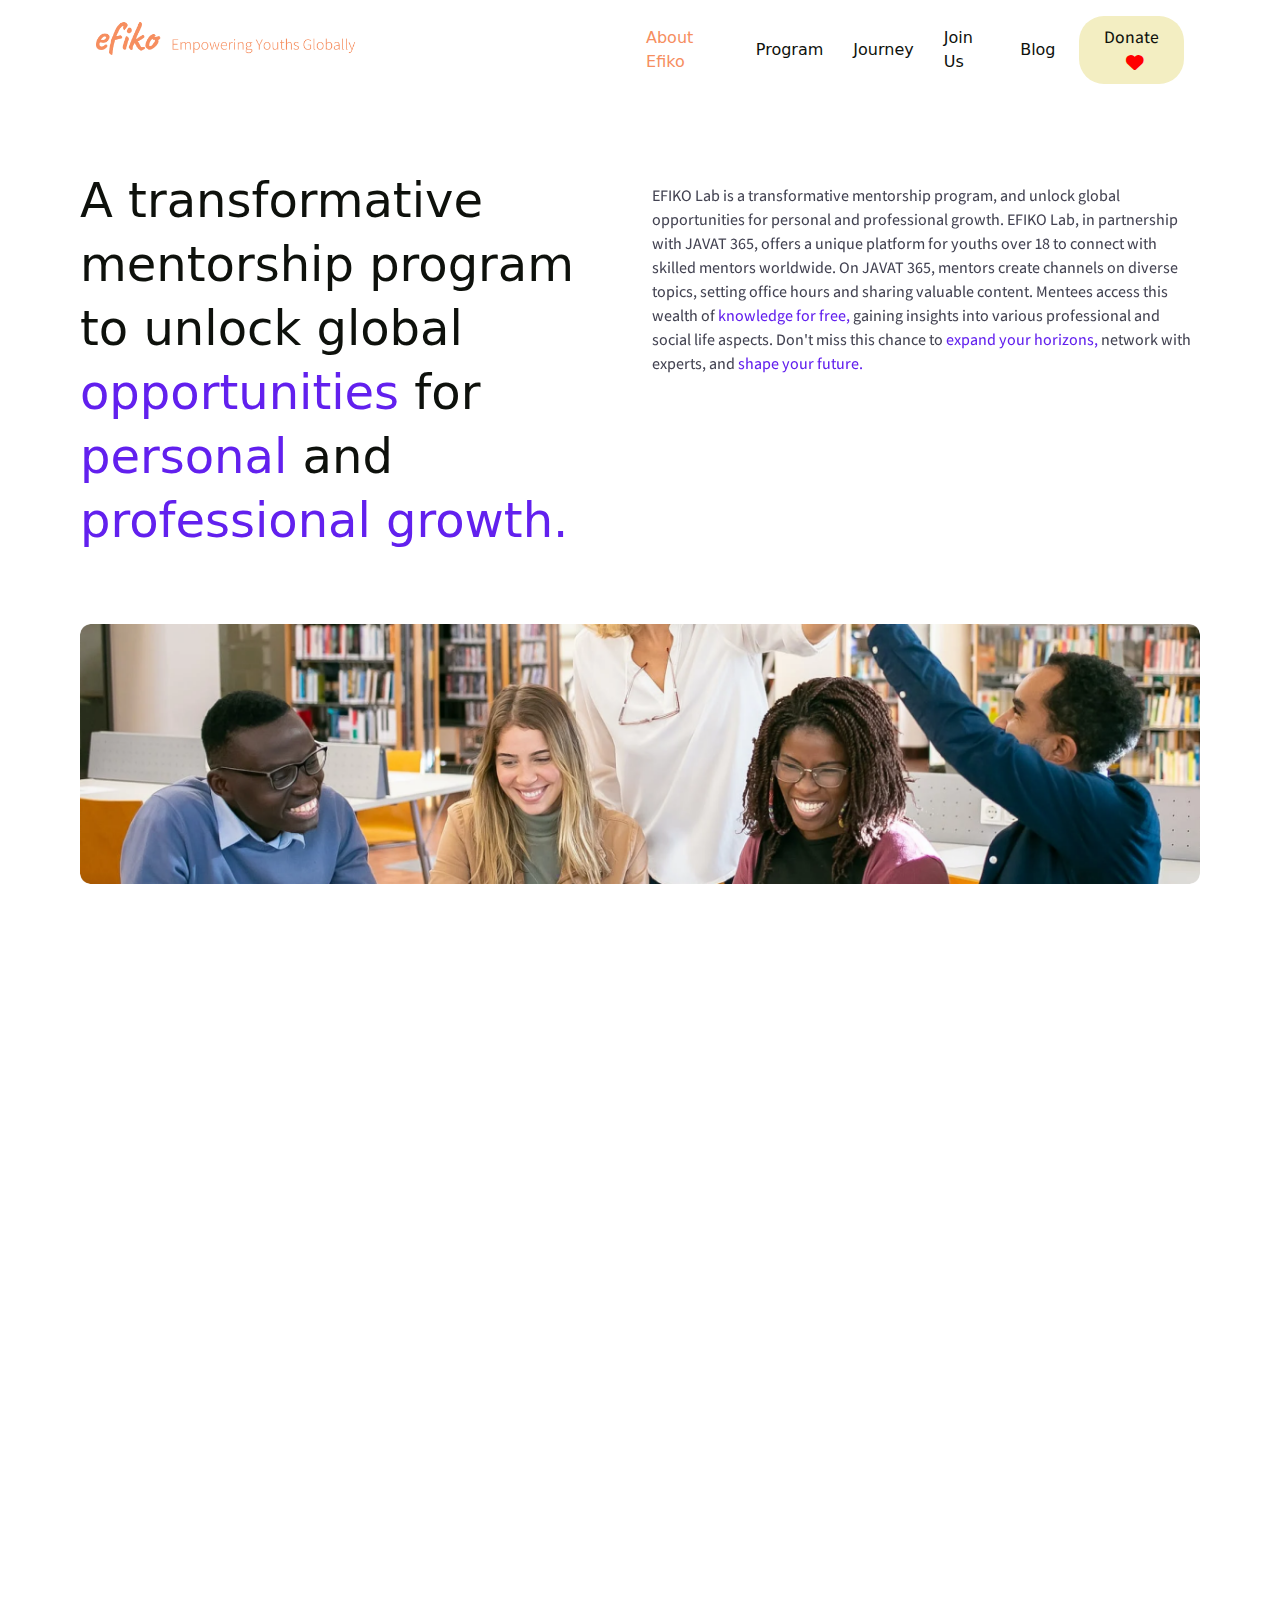
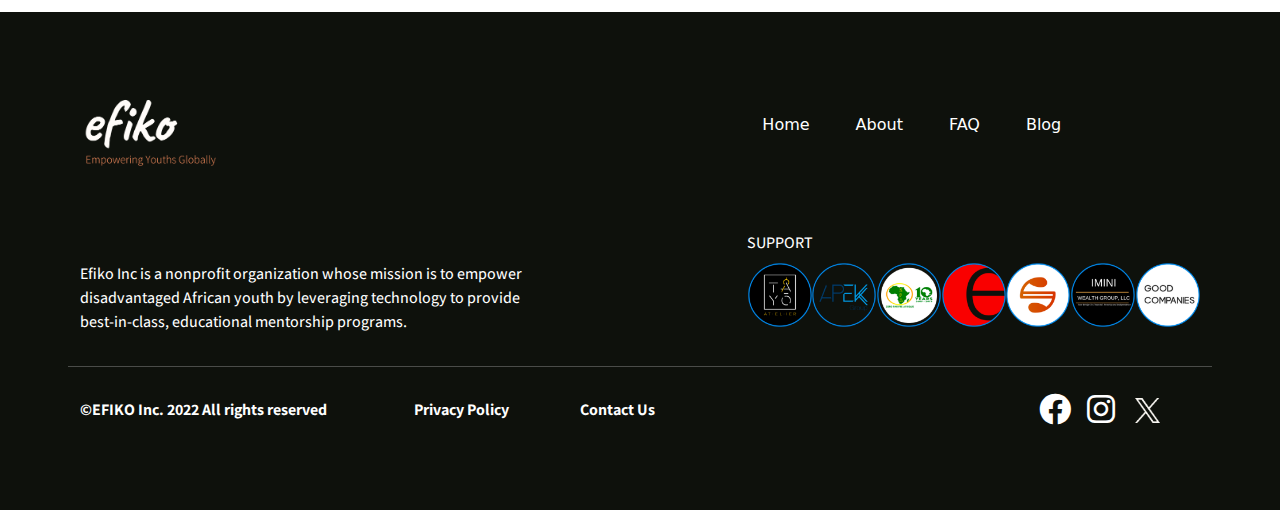
<file: mentee.html>
<!DOCTYPE html>
<html lang="en">
  <head>
    <meta charset="UTF-8" />
    <meta name="viewport" content="width=device-width, initial-scale=1.0" />
    <link rel="stylesheet" href="style.css" />

    <script
      src="https://cdn.jsdelivr.net/npm/@popperjs/core@2.11.8/dist/umd/popper.min.js"
      integrity="sha384-I7E8VVD/ismYTF4hNIPjVp/Zjvgyol6VFvRkX/vR+Vc4jQkC+hVqc2pM8ODewa9r"
      crossorigin="anonymous"></script>
    <script
      src="https://cdn.jsdelivr.net/npm/bootstrap@5.3.3/dist/js/bootstrap.min.js"
      integrity="sha384-0pUGZvbkm6XF6gxjEnlmuGrJXVbNuzT9qBBavbLwCsOGabYfZo0T0to5eqruptLy"
      crossorigin="anonymous"></script>

    <!--  -->
    <link rel="preconnect" href="https://fonts.googleapis.com" />
    <link rel="preconnect" href="https://fonts.gstatic.com" crossorigin />

    <!-- Font Awesome -->
    <link rel="stylesheet" href="assets/fontawesome/js/all.min.js" />

    <!-- Bootstrap -->
    <link rel="stylesheet" href="assets/bootstrap/css/bootstrap.min.css" />
    <link rel="stylesheet" href="assets/bootstrap/js/bootstrap.min.js" />
    <link rel="stylesheet" href="assets/fontawesome/css/all.min.css" />

    <link
      rel="stylesheet"
      href="assets/OwlCarousel/docs/assets/owlcarousel/assets/owl.carousel.min.css" />
    <link
      rel="stylesheet"
      href="assets/OwlCarousel/docs/assets/owlcarousel/assets/owl.theme.default.min.css" />

         <!-- Animation -->
     <link rel="stylesheet" href="https://unpkg.com/aos@next/dist/aos.css" />

    <script src="assets/OwlCarousel/docs/assets/vendors/jquery.min.js"></script>
    <script src="assets/OwlCarousel/docs/assets/owlcarousel/owl.carousel.js"></script>

    <title>Efiko || Empowering Youths Globally</title>
  </head>
  <body>
    <header class="efk-header--variant">
      <nav class="navbar navbar-expand-xl fixed-top efk-variant-nav">
        <div class="d-flex w-100 mx-lg-5 px-lg-5 mx-sm-4 px-sm-4 mx-3 px-3">
          <a class="navbar-brand efk-nav-brand--variant" href="index.html"
            ><img
              src="assets/images/mentors/logo-variant.png"
              alt=""
              class="efk-brand--variant"
          /></a>

          <button
            class="efk-btn efk-medium-toggler ms-auto"
            type="button"
            data-bs-toggle="offcanvas"
            data-bs-target="#offcanvasTop"
            aria-controls="offcanvasTop">
            <span class="navbar-toggler-icon"></span>
          </button>

          <button
            class="efk-btn efk-mobile-toggler ms-auto"
            type="button"
            data-bs-toggle="offcanvas"
            data-bs-target="#offcanvasRight"
            aria-controls="offcanvasRight">
            <span class="navbar-toggler-icon"></span>
          </button>

          <div
            class="collapse navbar-collapse d-xl-block d-none"
            id="navbarTogglerDemo02">
             <ul class="navbar-nav efk-navlist ms-auto mb-2 mb-lg-0">
              <li class="nav-item">
                <a
                  class="nav-link efk-navlink--variant active"
                  aria-current="page"
                  href="about.html"
                  >About Efiko</a
                >
              </li>
              <li class="nav-item">
                <a class="nav-link efk-navlink--variant" href="#program">Program</a>
              </li>
              <!-- <li class="nav-item">
                <a class="nav-link efk-navlink--variant" href="#faq">FAQ</a>
              </li> -->
              <li class="nav-item">
                <a class="nav-link efk-navlink--variant" href="#more">Journey</a>
              </li>
              <li class="nav-item">
                <a class="nav-link efk-navlink--variant" href="#join">Join Us</a>
              </li>
              <li class="nav-item">
                <a class="nav-link efk-navlink--variant" href="blog.html">Blog</a>
              </li>
              <!-- <li class="nav-item">
                <a class="nav-link efk-navlink" href="#contact">Contact Us</a>
              </li> -->

              <button class="efk-btn efk-btn-secondary ms-2" >
                <a href="#donate" class="efk-btn-link"
                  >Donate<i class="fa fa-heart efk-heart ms-2"></i
                ></a>
              </button>
            </ul>
          </div>
        </div>
      </nav>
      <nav class="efk-medium-container">
        <div
          class="offcanvas offcanvas-top efk-medium-wrap"
          data-bs-scroll="true"
          tabindex="-1"
          id="offcanvasTop"
          aria-labelledby="offcanvasTopLabel">
          <div class="offcanvas-body efk-medium-nav">
            <button
              type="button"
              class="btn-close position-absolute top-0 start-50 mt-1"
              data-bs-dismiss="offcanvas"
              aria-label="Close"></button>
             <ul class="navbar-nav efk-navlist ms-auto mb-2 mb-lg-0">
              <li class="nav-item">
                <a
                  class="nav-link efk-navlink active"
                  aria-current="page"
                  href="about.html"
                  >About Efiko</a
                >
              </li>
              <li class="nav-item">
                <a class="nav-link efk-navlink" href="#program">Program</a>
              </li>
              <!-- <li class="nav-item">
                <a class="nav-link efk-navlink" href="#faq">FAQ</a>
              </li> -->
              <li class="nav-item">
                <a class="nav-link efk-navlink" href="#more">Journey</a>
              </li>
              <li class="nav-item">
                <a class="nav-link efk-navlink" href="#join">Join Us</a>
              </li>
              <li class="nav-item">
                <a class="nav-link efk-navlink" href="blog.html">Blog</a>
              </li>
              <!-- <li class="nav-item">
                <a class="nav-link efk-navlink--variant" href="#contact">Contact Us</a>
              </li> -->

              <button class="efk-btn efk-btn-secondary ms-2" >
                <a href="#donate" class="efk-btn-link"
                  >Donate<i class="fa fa-heart efk-heart ms-2"></i
                ></a>
              </button>
            </ul>
          </div>
        </div>
      </nav>
      <nav class="efk-mobile-container">
        <div
          class="offcanvas offcanvas-end efk-mobile-wrap"
          data-bs-scroll="true"
          tabindex="-1"
          id="offcanvasRight"
          aria-labelledby="offcanvasRightLabel">
          <div class="offcanvas-body efk-mobile-nav">
            <button
              type="button"
              class="btn-close position-absolute top-0 start-50 mt-1"
              data-bs-dismiss="offcanvas"
              aria-label="Close"></button>
              <ul class="navbar-nav efk-navlist ms-auto mb-2 mb-lg-0">
              <li class="nav-item">
                <a
                  class="nav-link efk-navlink active"
                  aria-current="page"
                  href="about.html"
                  >About Efiko</a
                >
              </li>
              <li class="nav-item">
                <a class="nav-link efk-navlink" href="#program">Program</a>
              </li>
              <!-- <li class="nav-item">
                <a class="nav-link efk-navlink" href="#faq">FAQ</a>
              </li> -->
              <li class="nav-item">
                <a class="nav-link efk-navlink" href="#more">Journey</a>
              </li>
              <li class="nav-item">
                <a class="nav-link efk-navlink" href="#join">Join Us</a>
              </li>
              <li class="nav-item">
                <a class="nav-link efk-navlink" href="blog.html">Blog</a>
              </li>
              <!-- <li class="nav-item">
                <a class="nav-link efk-navlink--variant" href="#contact">Contact Us</a>
              </li> -->

              <button class="efk-btn efk-btn-secondary ms-2" >
                <a href="#donate" class="efk-btn-link"
                  >Donate<i class="fa fa-heart efk-heart ms-2"></i
                ></a>
              </button>
            </ul>
          </div>
        </div>
      </nav>
    </header>
    <main class="efk-ft-fix">
      <div
        class="d-flex justify-content-lg-between justify-content-start efk-container">
        <div class="row">
          <div class="col-lg-6 pe-lg-3 col-sm-12" data-aos="fade-left"
            data-aos-duration="2000"
            data-aos-easing="ease-in-out">
            <h1 class="efk-heading efk-lh-md">
              A transformative mentorship program to unlock global
              <span class="efk-heading--clr">opportunities</span> for
              <span class="efk-heading--clr">personal</span> and
              <span class="efk-heading--clr">professional growth.</span>
            </h1>
          </div>
          <div class="col-lg-6 col-sm-12 pt-3" data-aos="fade-right"
            data-aos-duration="2000"
            data-aos-easing="ease-in-out">
            <p class="efk-body">
              EFIKO Lab is a transformative mentorship program, and unlock
              global opportunities for personal and professional growth. EFIKO
              Lab, in partnership with JAVAT 365, offers a unique platform for
              youths over 18 to connect with skilled mentors worldwide.

              <span class="d-sm-inline d-none"
                >On JAVAT 365, mentors create channels on diverse topics,
                setting office hours and sharing valuable content. Mentees
                access this wealth of
                <span class="efk-body--clr">knowledge for free,</span> gaining
                insights into various professional and social life aspects.
                Don't miss this chance to
                <span class="efk-body--clr"> expand your horizons,</span>
                network with experts, and
                <span class="efk-body--clr"> shape your future.</span></span
              >
               <a class="efk-btn efk-btn--link text-decoration-none d-inline d-sm-none" data-bs-toggle="collapse" href="#collapseExample" role="button" aria-expanded="false" aria-controls="collapseExample">
                read more
              </a>
                <div class="collapse efk-body" id="collapseExample">
              On JAVAT 365, mentors create channels on diverse topics,
                setting office hours and sharing valuable content. Mentees
                access this wealth of
                <span class="efk-body--clr">knowledge for free,</span> gaining
                insights into various professional and social life aspects.
                Don't miss this chance to
                <span class="efk-body--clr"> expand your horizons,</span>
                network with experts, and
                <span class="efk-body--clr"> shape your future.</span>
            </div>
             
            </p>
          </div>
          <div class="col-lg-12 col-sm-12 align-self-lg-start align-self-start">
            <div class="efk-img-wrap" data-aos="zoom-in"
            data-aos-duration="2000"
            data-aos-easing="ease-in-out">
              <img
                src="assets/images/mentees/mentee-hero.png"
                alt=""
                class="efk-img-left" />
            </div>
          </div>
        </div>
      </div>
      <div class="efk-container">
        <div class="flex-column align-items-center">
          <div class="text-center row"  data-aos="fade-up"
            data-aos-duration="2000"
          
            data-aos-easing="ease-in-out">
            <div class="col-12">
              <h1 class="efk-heading">Start in three easy steps!</h1>
            </div>
            <div class="col-lg-6 col-sm-10 col-12 mx-auto">
              <p class="efk-body text-center mx-auto">
                Your contribution is invaluable in shaping the future of young
                adults globally. Together, let's make a positive impact!
              </p>
            </div>
          </div>
          <div
            class="row justify-content-lg-between justify-content-center align-items-center">
            <div
              class="col-10 col-md-5 col-lg-4 d-flex justify-content-between align-items-center">
              <div class="d-flex flex-column align-items-center gap-lg-4 gap-4" data-aos="fade-up"
            data-aos-duration="2000"
            data-aos-easing="ease-in-out">
                <img
                  src="assets/images/mentees/mentee-1.png"
                  alt=""
                  height="120"
                  class="efk-mente-img--"
                  />
                <p class="efk-mentr-desc text-center w-75 mx-auto">
                  Register for a free subscriber account on JAVAT 365. JAVAT 365
                  is our primary tool for collaboration.
                </p>
                <span
                  class="fa fa-long-arrow-down efk-mentr-icon fs-3 d-md-none d-block"></span>
              </div>
              <span
                class="fa fa-long-arrow-right efk-mentr-icon fs-3 d-md-block d-none" data-aos="fade-right"
            data-aos-duration="2000"
            data-aos-delay="300"
            data-aos-easing="ease-in-out" ></span>
            </div>
            <div
              class="col-10 col-md-5 col-lg-4 d-flex justify-content-between align-items-center gap-3">
              <div class="d-flex flex-column align-items-center gap-lg-3 gap-2" data-aos="fade-down"
            data-aos-duration="2000"
            data-aos-easing="ease-in-out">
                <img
                  src="assets/images/mentees/mentee-2.png"
                  alt=""
                  class="efk-mente-img " />
                <p class="efk-mentr-desc text-center">
                  Browse and select mentors whose expertise and offered topics
                  align with your interests and goals.
                </p>
                <span
                  class="fa fa-long-arrow-down efk-mentr-icon fs-3 d-md-none d-block"></span>
              </div>
              <span
                class="fa fa-long-arrow-right efk-mentr-icon fs-3 d-md-block d-none ms-5" data-aos="fade-right"
            data-aos-duration="2000"
            data-aos-delay="300"
            data-aos-easing="ease-in-out"></span>
            </div>
            <div
              class="col-10 col-md-5 col-lg-4 d-flex justify-content-between align-items-center gap-4 ">
              <div class="d-flex flex-column align-items-center gap-lg-4 gap-3 mx-auto" data-aos="fade-up"
            data-aos-duration="2000"
            data-aos-easing="ease-in-out">
                
                <img
                  src="assets/images/mentees/mentee-3.png"
                  alt=""
                  class="efk-mente-img " />
                <p class="efk-mentr-desc text-center">
                  Engage actively with your mentor during scheduled office
                  hours.
                </p>
              </div>
            </div>
          </div>
        </div>
        <div class="d-flex flex-column align-items-center pt-5 gap-2">
          <div
            class="d-flex justify-content-center gap-3 flex-md-nowrap flex-wrap" data-aos="fade-up"
            data-aos-duration="2000"
            data-aos-easing="ease-in-out">
            <button class="efk-btn--ghost">
              <a href="" target="_blank" class="efk-btn--ghostlink"
                >View guidelines and conditions</a
              >
            </button>
            <button class="efk-btn efk-btn-action">
              <a href="" class="efk-btn-link--action efk-btn-link"
                >Be a Mentee</a
              >
              <i class="fa fa-arrow-right-long text-white ms-2"></i>
            </button>
          </div>
          <p class="efk-body efk-join text-center mx-auto" data-aos="fade-up"
            data-aos-duration="2000"
            data-aos-delay="300"
            data-aos-easing="ease-in-out">
            Should you have any questions or need assistance during the
            registration process, please do not hesitate to <br />
            <span class="efk-body--clr"> <a href="mailto:support@efikolab.org" class="efk-body--clr"> contact our support team. </a></span>
          </p>
        </div>
      </div>
    </main>

    <footer class="efk-footer">
      <div class="efk-container">
        <div
          class="row align-items-center mb-md-5 mb-2 justify-content-between gap-sm-0 gap-5">
          <div class="col-sm-5 col-12 align-self-start">
            <a href="index.html">

              <img
                src="assets/images/footer-logo.png"
                class="footer-logo"
                alt="" />
            </a>
          </div>
          <div class="col-md-5 offset-md-2 col-sm-6 col-12">
            <div class="d-flex gap-md-3 gap-sm-0">
              <a href="index.html" class="efk-navlink">Home</a>
              <a href="about.html" class="efk-navlink">About</a>
              <a href="#faq" class="efk-navlink">FAQ</a>
              <a href="blog.html" class="efk-navlink">Blog</a>
            </div>
          </div>
        </div>
        <div class="row align-items-center mt-md-5 mt-0 gap-md-0 gap-3">
          <div class="col-md-5 col-12">
            <p class="efk-list mt-5">
              Efiko Inc is a nonprofit organization whose mission is to empower
              disadvantaged African youth by leveraging technology to provide
              best-in-class, educational mentorship programs.
            </p>
          </div>
          <div class="col-md-5 offset-md-2 col-12">
            <div class="">
              <h3 class="efk-list">SUPPORT</h3>
              <div class="d-flex justify-content-start">
                <div class="">
                  <img
                    src="assets/images//partners/partner-1.png"
                    alt=""
                    class="efk-partners" />
                </div>
                <div class="">
                  <img
                    src="assets/images//partners/partner-2.png"
                    alt=""
                    class="efk-partners" />
                </div>
                <div class="">
                  <img
                    src="assets/images//partners/partner-3.png"
                    class="efk-partners"
                    alt="" />
                </div>
                <div class="">
                  <img
                    src="assets/images//partners/partner-4.png"
                    class="efk-partners"
                    alt="" />
                </div>
                <div class="">
                  <img
                    src="assets/images//partners/partner-5.png"
                    class="efk-partners"
                    alt="" />
                </div>
                <div class="">
                  <img
                    src="assets/images//partners/partner-6.png"
                    class="efk-partners"
                    alt="" />
                </div>
                <div class="">
                  <img
                    src="assets/images//partners/partner-7.png"
                    class="efk-partners"
                    alt="" />
                </div>
              </div>
            </div>
          </div>
        </div>
        <div class="row align-items-center flex-sm-row flex-column">
          <hr class="text-white my-3" />
          <div class="col-md-7 col-sm-9">
            <div class="row flex-md-row flex-sm-column gap-md-0 gap-3">
              <div class="col-md-6 col-sm-12">
                <a class="efk-footer-brand">
                  ©EFIKO Inc. 2022 All rights reserved
                </a>
              </div>
              <div class="col-md-3 col-sm-12">
                <a href="#" class="efk-footer-brand">Privacy Policy</a>
              </div>
              <div class="col-md-3 col-sm-12">
                <a href="#" class="efk-footer-brand">Contact Us</a>
              </div>
            </div>
          </div>
          <div
            class="col-md-5 col-sm-3 d-flex justify-content-end align-items-center">
            <a href=""><span class="fab fa-facebook text-white fs-2"></span></a>
            <a href=""
              ><span class="fab fa-instagram text-white fs-2 ms-3"></span
            ></a>
            <a href="">
              <img
                src="assets/images/twitter-x.png"
                class="efk-instagram"
                alt=""
            /></a>
          </div>
        </div>
      </div>
    </footer>
    <script src="https://unpkg.com/aos@next/dist/aos.js"></script>
  <script>
    AOS.init();
  </script>
  </body>
</html>
</file>
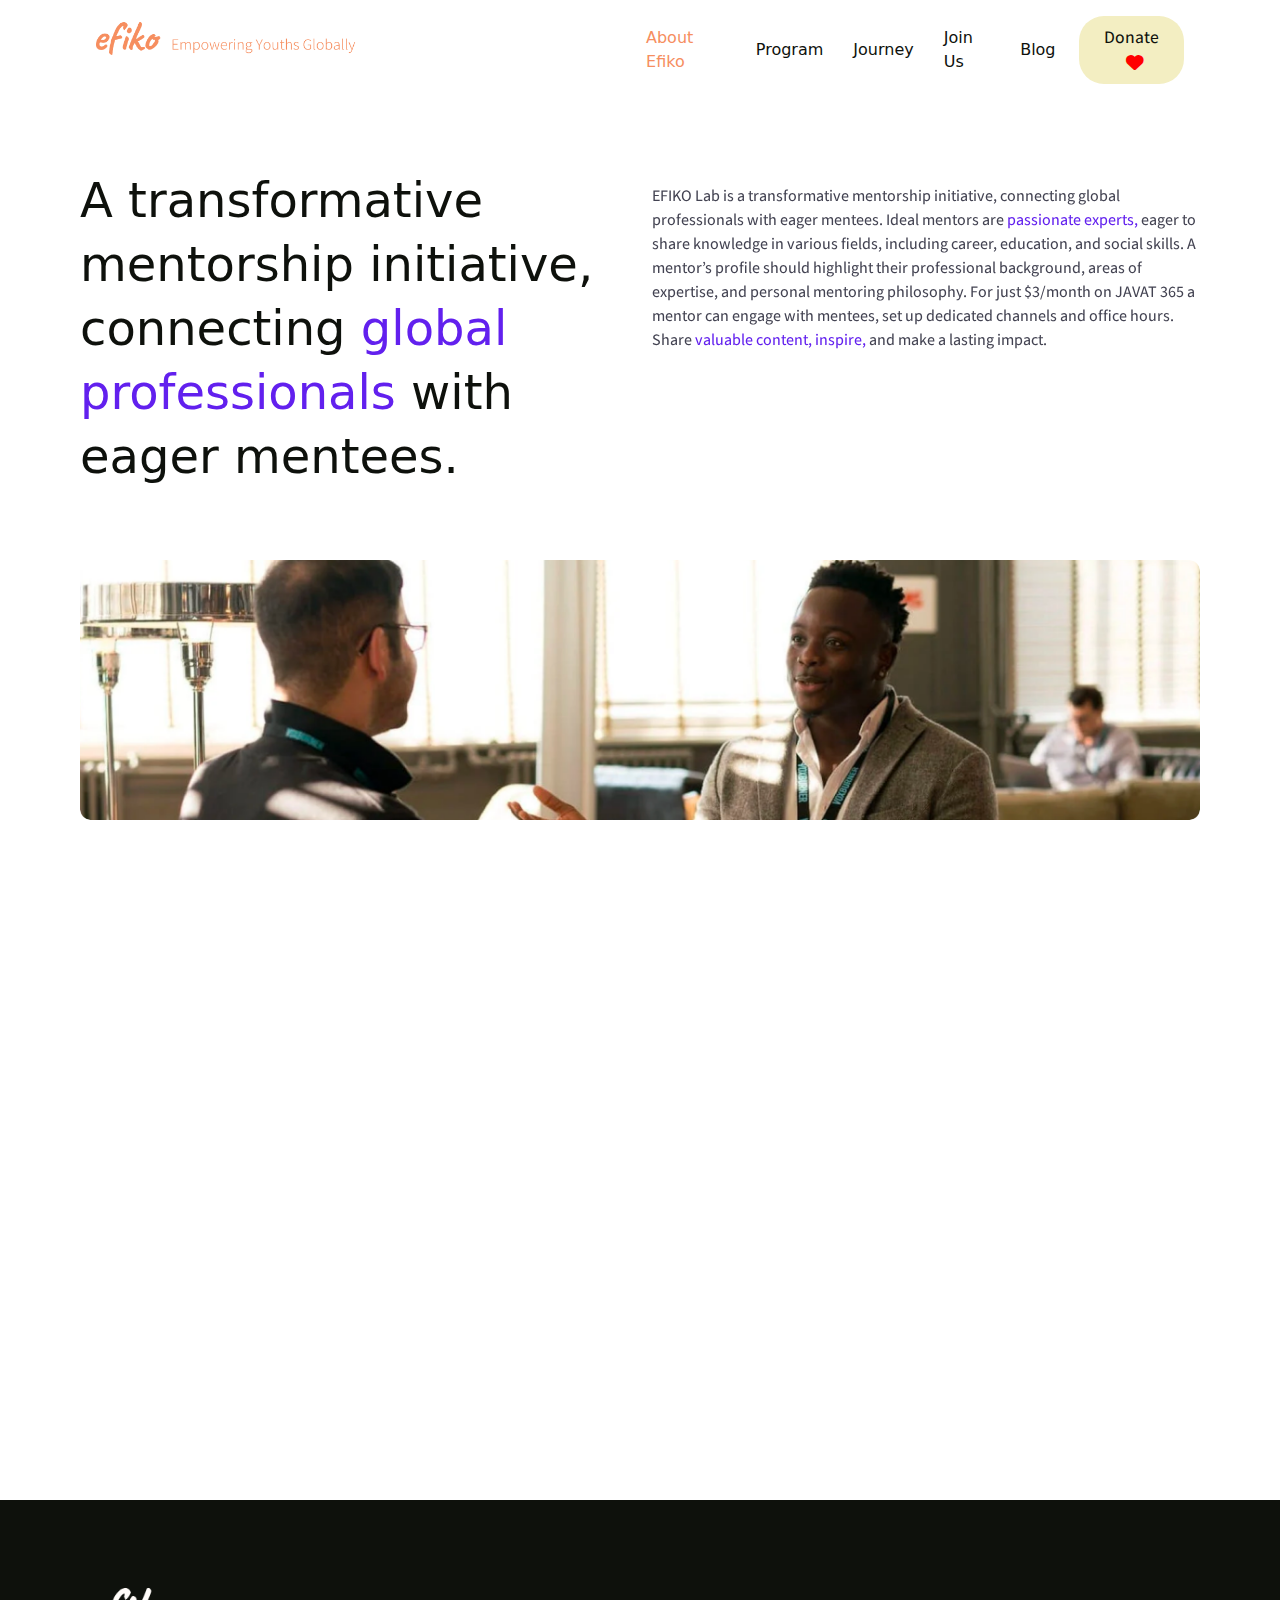
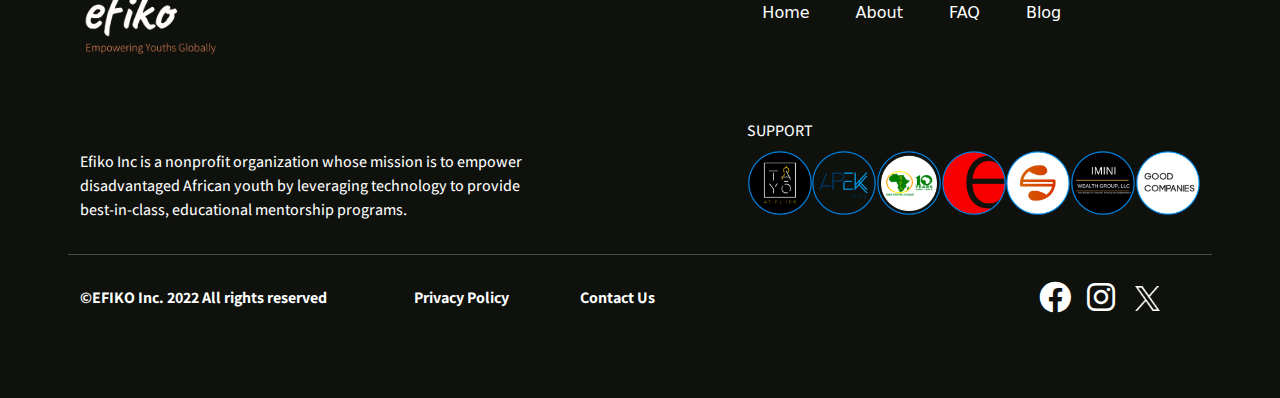
<file: mentor.html>
<!DOCTYPE html>
<html lang="en">
  <head>
    <meta charset="UTF-8" />
    <meta name="viewport" content="width=device-width, initial-scale=1.0" />
    <link rel="stylesheet" href="style.css" />

    <script
      src="https://cdn.jsdelivr.net/npm/@popperjs/core@2.11.8/dist/umd/popper.min.js"
      integrity="sha384-I7E8VVD/ismYTF4hNIPjVp/Zjvgyol6VFvRkX/vR+Vc4jQkC+hVqc2pM8ODewa9r"
      crossorigin="anonymous"></script>
    <script
      src="https://cdn.jsdelivr.net/npm/bootstrap@5.3.3/dist/js/bootstrap.min.js"
      integrity="sha384-0pUGZvbkm6XF6gxjEnlmuGrJXVbNuzT9qBBavbLwCsOGabYfZo0T0to5eqruptLy"
      crossorigin="anonymous"></script>

    <!--  -->
    <link rel="preconnect" href="https://fonts.googleapis.com" />
    <link rel="preconnect" href="https://fonts.gstatic.com" crossorigin />

    <!-- Font Awesome -->
    <link rel="stylesheet" href="assets/fontawesome/js/all.min.js" />

    <!-- Bootstrap -->
    <link rel="stylesheet" href="assets/bootstrap/css/bootstrap.min.css" />
    <link rel="stylesheet" href="assets/bootstrap/js/bootstrap.min.js" />
    <link rel="stylesheet" href="assets/fontawesome/css/all.min.css" />

    <link
      rel="stylesheet"
      href="assets/OwlCarousel/docs/assets/owlcarousel/assets/owl.carousel.min.css" />
    <link
      rel="stylesheet"
      href="assets/OwlCarousel/docs/assets/owlcarousel/assets/owl.theme.default.min.css" />

       <!-- Animation -->
     <link rel="stylesheet" href="https://unpkg.com/aos@next/dist/aos.css" />

    <script src="assets/OwlCarousel/docs/assets/vendors/jquery.min.js"></script>
    <script src="assets/OwlCarousel/docs/assets/owlcarousel/owl.carousel.js"></script>

    <title>Efiko || Empowering Youths Globally</title>
  </head>
  <body>
    <header class="efk-header--variant">
      <nav class="navbar navbar-expand-xl fixed-top efk-variant-nav">
        <div class="d-flex w-100 mx-lg-5 px-lg-5 mx-sm-4 px-sm-4 mx-3 px-3">
          <a class="navbar-brand efk-nav-brand--variant" href="index.html"
            ><img
              src="assets/images/mentors/logo-variant.png"
              alt=""
              class="efk-brand--variant"
          /></a>

          <button
            class="efk-btn efk-medium-toggler ms-auto"
            type="button"
            data-bs-toggle="offcanvas"
            data-bs-target="#offcanvasTop"
            aria-controls="offcanvasTop">
            <span class="navbar-toggler-icon"></span>
          </button>

          <button
            class="efk-btn efk-mobile-toggler ms-auto"
            type="button"
            data-bs-toggle="offcanvas"
            data-bs-target="#offcanvasRight"
            aria-controls="offcanvasRight">
            <span class="navbar-toggler-icon"></span>
          </button>

          <div
            class="collapse navbar-collapse d-xl-block d-none"
            id="navbarTogglerDemo02">
             <ul class="navbar-nav efk-navlist ms-auto mb-2 mb-lg-0">
              <li class="nav-item">
                <a
                  class="nav-link efk-navlink--variant active"
                  aria-current="page"
                  href="about.html"
                  >About Efiko</a
                >
              </li>
              <li class="nav-item">
                <a class="nav-link efk-navlink--variant" href="#program">Program</a>
              </li>
              <!-- <li class="nav-item">
                <a class="nav-link efk-navlink--variant" href="#faq">FAQ</a>
              </li> -->
              <li class="nav-item">
                <a class="nav-link efk-navlink--variant" href="#more">Journey</a>
              </li>
              <li class="nav-item">
                <a class="nav-link efk-navlink--variant" href="#join">Join Us</a>
              </li>
              <li class="nav-item">
                <a class="nav-link efk-navlink--variant" href="blog.html">Blog</a>
              </li>
              <!-- <li class="nav-item">
                <a class="nav-link efk-navlink--variant" href="#contact">Contact Us</a>
              </li> -->

              <button class="efk-btn efk-btn-secondary ms-2" >
                <a href="#donate" class="efk-btn-link"
                  >Donate<i class="fa fa-heart efk-heart ms-2"></i
                ></a>
              </button>
            </ul>
          </div>
        </div>
      </nav>
      <nav class="efk-medium-container">
        <div
          class="offcanvas offcanvas-top efk-medium-wrap"
          data-bs-scroll="true"
          tabindex="-1"
          id="offcanvasTop"
          aria-labelledby="offcanvasTopLabel">
          <div class="offcanvas-body efk-medium-nav">
            <button
              type="button"
              class="btn-close position-absolute top-0 start-50 mt-1"
              data-bs-dismiss="offcanvas"
              aria-label="Close"></button>
             <ul class="navbar-nav efk-navlist ms-auto mb-2 mb-lg-0">
              <li class="nav-item">
                <a
                  class="nav-link efk-navlink active"
                  aria-current="page"
                  href="about.html"
                  >About Efiko</a
                >
              </li>
              <li class="nav-item">
                <a class="nav-link efk-navlink" href="#program">Program</a>
              </li>
              <!-- <li class="nav-item">
                <a class="nav-link efk-navlink" href="#faq">FAQ</a>
              </li> -->
              <li class="nav-item">
                <a class="nav-link efk-navlink" href="#more">Journey</a>
              </li>
              <li class="nav-item">
                <a class="nav-link efk-navlink" href="#join">Join Us</a>
              </li>
              <li class="nav-item">
                <a class="nav-link efk-navlink" href="blog.html">Blog</a>
              </li>
              <!-- <li class="nav-item">
                <a class="nav-link efk-navlink--variant" href="#contact">Contact Us</a>
              </li> -->

              <button class="efk-btn efk-btn-secondary ms-2" >
                <a href="#donate" class="efk-btn-link"
                  >Donate<i class="fa fa-heart efk-heart ms-2"></i
                ></a>
              </button>
            </ul>
          </div>
        </div>
      </nav>
      <nav class="efk-mobile-container">
        <div
          class="offcanvas offcanvas-end efk-mobile-wrap"
          data-bs-scroll="true"
          tabindex="-1"
          id="offcanvasRight"
          aria-labelledby="offcanvasRightLabel">
          <div class="offcanvas-body efk-mobile-nav">
            <button
              type="button"
              class="btn-close position-absolute top-0 start-50 mt-1"
              data-bs-dismiss="offcanvas"
              aria-label="Close"></button>
             <ul class="navbar-nav efk-navlist ms-auto mb-2 mb-lg-0">
              <li class="nav-item">
                <a
                  class="nav-link efk-navlink active"
                  aria-current="page"
                  href="about.html"
                  >About Efiko</a
                >
              </li>
              <li class="nav-item">
                <a class="nav-link efk-navlink" href="#program">Program</a>
              </li>
              <!-- <li class="nav-item">
                <a class="nav-link efk-navlink" href="#faq">FAQ</a>
              </li> -->
              <li class="nav-item">
                <a class="nav-link efk-navlink" href="#more">Journey</a>
              </li>
              <li class="nav-item">
                <a class="nav-link efk-navlink" href="#join">Join Us</a>
              </li>
              <li class="nav-item">
                <a class="nav-link efk-navlink" href="blog.html">Blog</a>
              </li>
              <!-- <li class="nav-item">
                <a class="nav-link efk-navlink--variant" href="#contact">Contact Us</a>
              </li> -->

              <button class="efk-btn efk-btn-secondary ms-2" >
                <a href="#donate" class="efk-btn-link"
                  >Donate<i class="fa fa-heart efk-heart ms-2"></i
                ></a>
              </button>
            </ul>
          </div>
        </div>
      </nav>
    </header>
    <main class="efk-ft-fix">
      <div
        class="d-flex justify-content-lg-between justify-content-start efk-container">
        <div class="row">
          <div class="col-xl-6 col-lg-7 pe-lg-3 col-sm-12"  data-aos="fade-left"
            data-aos-duration="2000"
            data-aos-easing="ease-in-out">
            <h1 class="efk-heading efk-lh-md">
              A transformative mentorship initiative, connecting
              <span class="efk-heading--clr">global</span>
              <span class="efk-heading--clr">professionals</span> with eager
              mentees.
            </h1>
          </div>
          <div class="col-xl-6 col-lg-5 col-sm-12 pt-3">
            <p class="efk-body" data-aos="fade-right"
            data-aos-duration="2000"
            data-aos-easing="ease-in-out">
              EFIKO Lab is a transformative mentorship initiative, connecting
              global professionals with eager mentees. Ideal mentors are
              <span class="efk-body--clr">passionate experts,</span> eager to
              share knowledge in various fields, including career, education,
              and social skills. <span class="d-sm-inline d-none">A mentor’s profile should highlight their
              professional background, areas of expertise, and personal
              mentoring philosophy. For just $3/month on JAVAT 365 a mentor can
              engage with mentees, set up dedicated channels and office hours.
              Share<span class="efk-body--clr"> valuable content, inspire, </span>and
              make a lasting impact.</span>
             
              <a class="efk-btn efk-btn--link text-decoration-none d-inline d-sm-none" data-bs-toggle="collapse" href="#collapseExample" role="button" aria-expanded="false" aria-controls="collapseExample">
                read more
              </a>
            
            <div class="collapse efk-body" id="collapseExample">
                A mentor’s profile should highlight their
              professional background, areas of expertise, and personal
              mentoring philosophy. For just $3/month on JAVAT 365 a mentor can
              engage with mentees, set up dedicated channels and office hours.
              Share<span class="efk-body--clr"> valuable content, inspire, </span>and
              make a lasting impact.
            </div>
             
            </p>
          </div>
          <div class="col-lg-12 col-sm-12 align-self-lg-start align-self-start">
            <div class="efk-img-wrap" data-aos="zoom-in"
            data-aos-duration="2000"
            data-aos-easing="ease-in-out">
              <img
                src="assets/images/mentors/mentor-hero.png"
                alt=""
                class="efk-img-left efk-ment-he" />
            </div>
          </div>
        </div>
      </div>
      <div class="efk-container">
        <div class="flex-column align-items-center">
          <div class="text-center row" data-aos="fade-up"
            data-aos-duration="2000"
          
            data-aos-easing="ease-in-out">
            <div class="col-12">
              <h1 class="efk-heading">Start in four easy steps!</h1>
            </div>
            <div class="col-lg-6 col-sm-10 col-12 mx-auto">
              <p class="efk-body text-center mx-auto">
                Your contribution is invaluable in shaping the future of young
                adults globally. Together, let's make a positive impact!
              </p>
            </div>
          </div>
          <div class="row justify-content-between align-items-center">
            <div
              class="col-lg-3 col-sm-6 col-8 mx-sm-0 mx-auto d-flex justify-content-between align-items-center ">
              <div class="d-flex flex-column align-items-center gap-lg-2" data-aos="fade-up"
            data-aos-duration="2000"
            data-aos-easing="ease-in-out">
                <img
                  src="assets/images/mentors/ment-icon-1.svg"
                  alt=""
                  class="efk-mentr-img--"
                   />
                <p class="efk-mentr-desc text-center pt-3">
                  Register for a team account on JAVAT 365 for a nominal fee of
                  $3 USD per month.
                </p>
                <span 
                  class="fa fa-long-arrow-down efk-mentr-icon fs-3 d-sm-none d-block" data-aos="fade-right"
            data-aos-duration="2000"
            data-aos-delay="300"
            data-aos-easing="ease-in-out" ></span>
              </div>
              <span
                class="fa fa-long-arrow-right efk-mentr-icon fs-3 d-sm-block d-none" data-aos="fade-right"
            data-aos-duration="2000"
            data-aos-delay="300"
            data-aos-easing="ease-in-out"></span>
            </div>
            <div
              class="col-lg-3 col-sm-6 col-8 mx-sm-0 mx-auto d-flex justify-content-between align-items-center gap-3 ">
              <div
                class="d-flex flex-column align-items-center gap-lg-3 " data-aos="fade-down"
            data-aos-duration="2000"
            data-aos-easing="ease-in-out">
             
                  <img
                    src="assets/images/mentors/ment-icon-2.svg"
                    alt=""
                    class=" ms-lg-0 ms-  efk-mentr-im "
                  
                     />
                    <p class="efk-mentr-desc text-center">
                      Create a dedicated channel for your topic of expertise on
                      JAVAT 365.
                    </p>
                <span
                  class="fa fa-long-arrow-down efk-mentr-icon fs-3 d-sm-none d-block"></span>
              </div>
              <span
                class="fa fa-long-arrow-right efk-mentr-icon fs-3 ms-5 d-lg-block d-md-none d-sm-block d-none" data-aos="fade-right"
            data-aos-duration="2000"
            data-aos-delay="300"
            data-aos-easing="ease-in-out"></span>
            </div>
            <div
              class="col-lg-3 col-sm-6 col-8 mx-sm-0 mx-auto d-flex justify-content-between align-items-center gap-4  ">
              <div class="d-flex flex-column align-items-center  gap-lg-3" data-aos="fade-up"
            data-aos-duration="2000"
            data-aos-easing="ease-in-out">
                <img
                  src="assets/images/mentors/ment-icon-3.svg"
                  alt=""
                  class="efk-mentr-im ms-lg-0 ms- " />
                <p class="efk-mentr-desc text-center">
                  Set clear and consistent office hours for availability to
                  mentees.
                </p>
                <span
                  class="fa fa-long-arrow-down efk-mentr-icon fs-3 d-sm-none d-block"></span>
              </div>
              <span
                class="fa fa-long-arrow-right efk-mentr-icon fs-3 d-sm-block d-none" data-aos="fade-right"
            data-aos-duration="2000"
            data-aos-delay="300"
            data-aos-easing="ease-in-out"></span>
            </div>
            <div
              class="col-lg-3 col-sm-6 col-8 mx-sm-0 mx-auto d-flex justify-content-between align-items-center gap-3 ">
              <div class="d-flex flex-column align-items-center gap-lg-3 " data-aos="fade-down"
            data-aos-duration="2000"
            data-aos-easing="ease-in-out">
                <img
                  src="assets/images/mentors/ment-icon-4.svg"
                  alt=""
                  class="efk-mentr-ico ms- ms-lg-0 " />
                <p class="efk-mentr-desc text-center">
                  Curate and regularly update relevant content for your channel
                  to engage and educate mentees.
                </p>
              </div>
            </div>
          </div>
        </div>
        <div class="d-flex flex-column align-items-center pt-5 gap-2">
          <div
            class="d-flex justify-content-center gap-3 flex-md-nowrap flex-wrap" data-aos="fade-up"
            data-aos-duration="2000"
            data-aos-easing="ease-in-out">
            <button class="efk-btn--ghost">
              <a href="" target="_blank" class="efk-btn--ghostlink"
                >View guidelines and conditions</a
              >
            </button>
            <button class="efk-btn efk-btn-action">
              <a href="" class="efk-btn-link--action efk-btn-link"
                >Be a Mentor</a
              >
              <i class="fa fa-arrow-right-long text-white ms-2"></i>
            </button>
          </div>
          <p class="efk-body efk-join text-center mx-auto" data-aos="fade-up"
            data-aos-duration="2000"
            data-aos-delay="300"
            data-aos-easing="ease-in-out">
            Should you have any questions or need assistance during the
            registration process, please do not hesitate to <br />
            <span class="efk-body--clr"> <a href="mailto:support@efikolab.org" class="efk-body--clr"> contact our support team. </a></span>
          </p>
        </div>
      </div>
    </main>

    <footer class="efk-footer">
      <div class="efk-container">
        <div
          class="row align-items-center mb-md-5 mb-2 justify-content-between gap-sm-0 gap-5">
          <div class="col-sm-5 col-12 align-self-start">
           <a href="index.html">
              <img
                src="assets/images/footer-logo.png"
                class="footer-logo"
                alt="" />
            </a>
          </div>
          <div class="col-md-5 offset-md-2 col-sm-6 col-12">
            <div class="d-flex gap-md-3 gap-sm-0">
              <a href="index.html" class="efk-navlink">Home</a>
              <a href="about.html" class="efk-navlink">About</a>
              <a href="#faq" class="efk-navlink">FAQ</a>
              <a href="blog.html" class="efk-navlink">Blog</a>
            </div>
          </div>
        </div>
        <div class="row align-items-center mt-md-5 mt-0 gap-md-0 gap-3">
          <div class="col-md-5 col-12">
            <p class="efk-list mt-5">
              Efiko Inc is a nonprofit organization whose mission is to empower
              disadvantaged African youth by leveraging technology to provide
              best-in-class, educational mentorship programs.
            </p>
          </div>
          <div class="col-md-5 offset-md-2 col-12">
            <div class="">
              <h3 class="efk-list">SUPPORT</h3>
              <div class="d-flex justify-content-start">
                <div class="">
                  <img
                    src="assets/images//partners/partner-1.png"
                    alt=""
                    class="efk-partners" />
                </div>
                <div class="">
                  <img
                    src="assets/images//partners/partner-2.png"
                    alt=""
                    class="efk-partners" />
                </div>
                <div class="">
                  <img
                    src="assets/images//partners/partner-3.png"
                    class="efk-partners"
                    alt="" />
                </div>
                <div class="">
                  <img
                    src="assets/images//partners/partner-4.png"
                    class="efk-partners"
                    alt="" />
                </div>
                <div class="">
                  <img
                    src="assets/images//partners/partner-5.png"
                    class="efk-partners"
                    alt="" />
                </div>
                <div class="">
                  <img
                    src="assets/images//partners/partner-6.png"
                    class="efk-partners"
                    alt="" />
                </div>
                <div class="">
                  <img
                    src="assets/images//partners/partner-7.png"
                    class="efk-partners"
                    alt="" />
                </div>
              </div>
            </div>
          </div>
        </div>
        <div class="row align-items-center flex-sm-row flex-column">
          <hr class="text-white my-3" />
          <div class="col-md-7 col-sm-9">
            <div class="row flex-md-row flex-sm-column gap-md-0 gap-3">
              <div class="col-md-6 col-sm-12">
                <a class="efk-footer-brand">
                  ©EFIKO Inc. 2022 All rights reserved
                </a>
              </div>
              <div class="col-md-3 col-sm-12">
                <a href="#" class="efk-footer-brand">Privacy Policy</a>
              </div>
              <div class="col-md-3 col-sm-12">
                <a href="#" class="efk-footer-brand">Contact Us</a>
              </div>
            </div>
          </div>
          <div
            class="col-md-5 col-sm-3 d-flex justify-content-end align-items-center">
            <a href=""><span class="fab fa-facebook text-white fs-2"></span></a>
            <a href=""
              ><span class="fab fa-instagram text-white fs-2 ms-3"></span
            ></a>
            <a href="">
              <img
                src="assets/images/twitter-x.png"
                class="efk-instagram"
                alt=""
            /></a>
          </div>
        </div>
      </div>
    </footer>

     <script src="https://unpkg.com/aos@next/dist/aos.js"></script>
  <script>
    AOS.init();
  </script>
  </body>
</html>
</file>
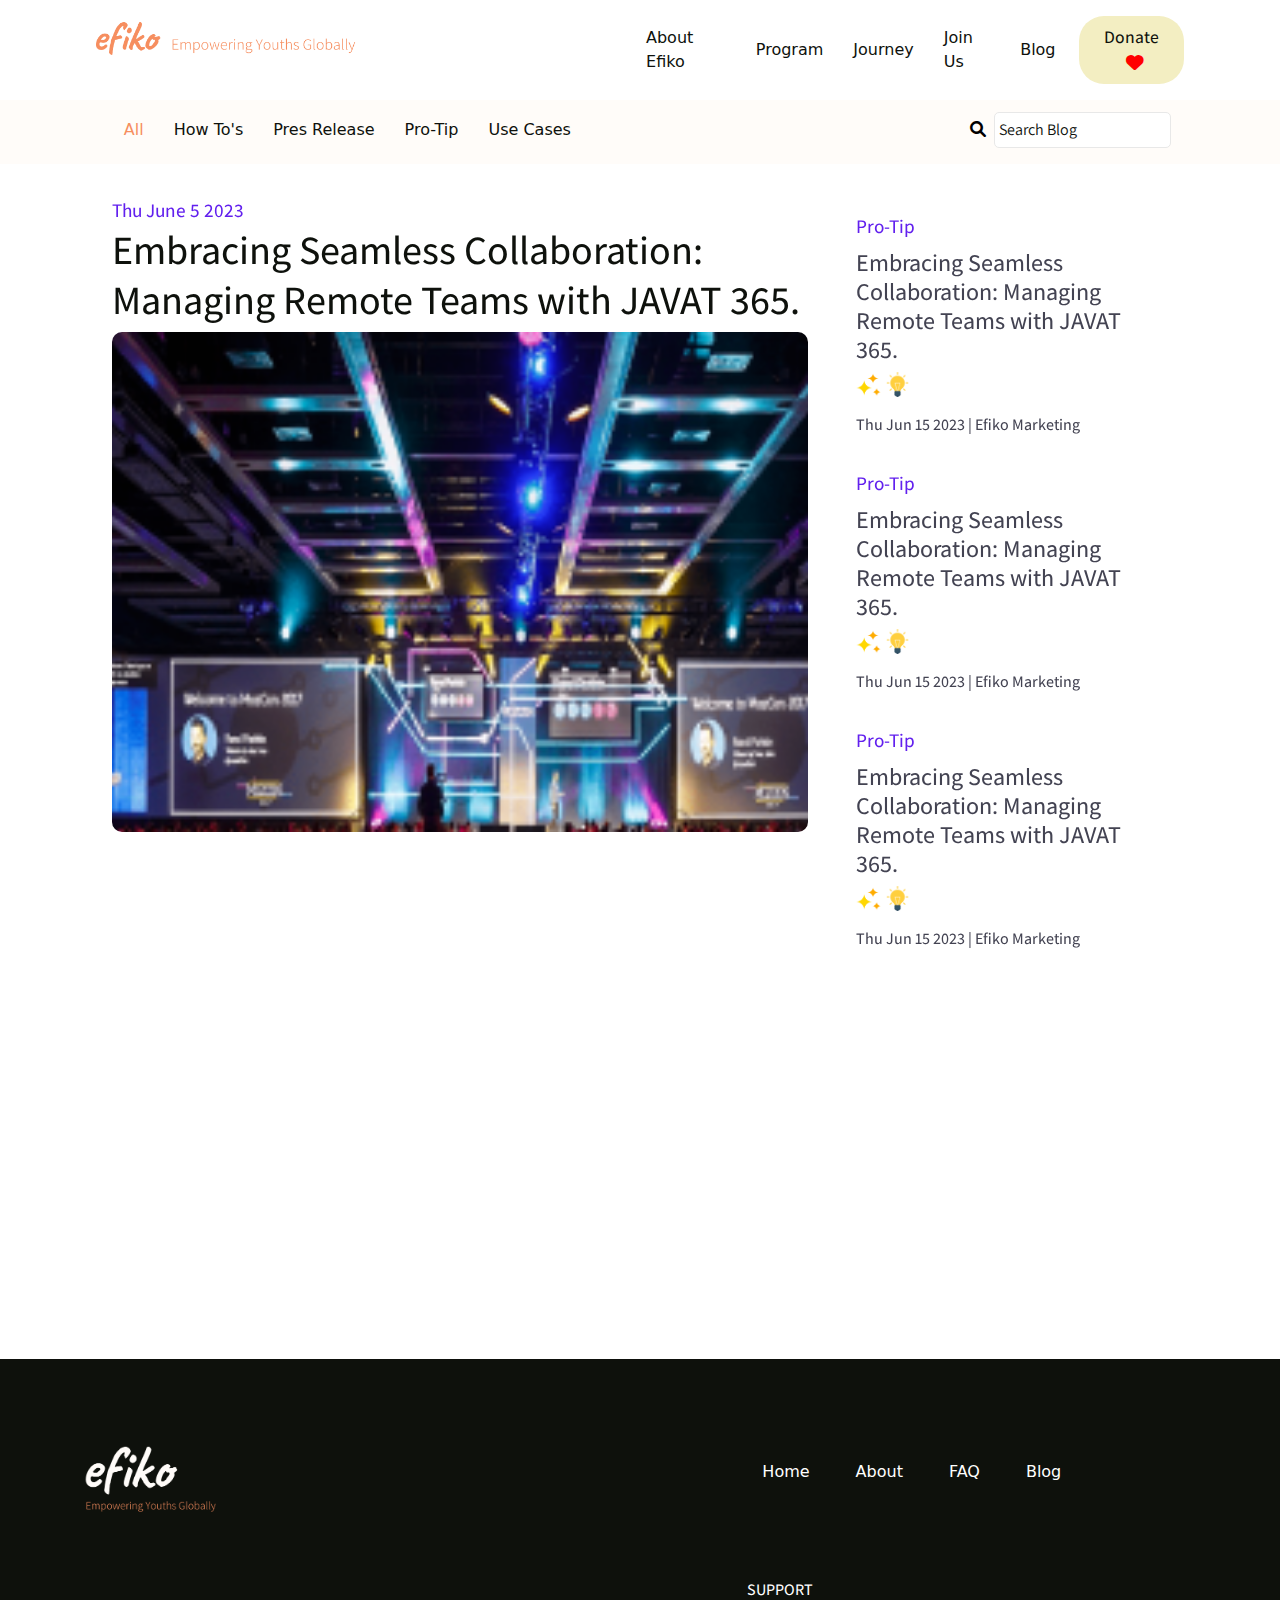
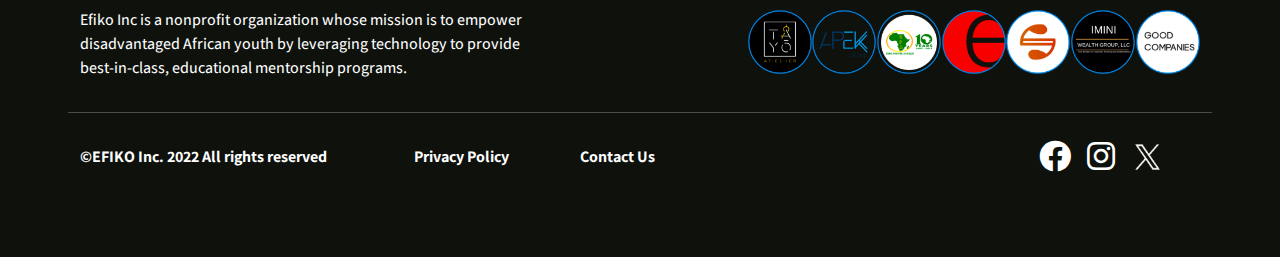
<file: single-blog.html>
<!DOCTYPE html>
<html lang="en">
  <head>
    <meta charset="UTF-8" />
    <meta name="viewport" content="width=device-width, initial-scale=1.0" />
    <link rel="stylesheet" href="style.css" />

    <script
      src="https://cdn.jsdelivr.net/npm/@popperjs/core@2.11.8/dist/umd/popper.min.js"
      integrity="sha384-I7E8VVD/ismYTF4hNIPjVp/Zjvgyol6VFvRkX/vR+Vc4jQkC+hVqc2pM8ODewa9r"
      crossorigin="anonymous"></script>
    <script
      src="https://cdn.jsdelivr.net/npm/bootstrap@5.3.3/dist/js/bootstrap.min.js"
      integrity="sha384-0pUGZvbkm6XF6gxjEnlmuGrJXVbNuzT9qBBavbLwCsOGabYfZo0T0to5eqruptLy"
      crossorigin="anonymous"></script>

    <!--  -->
    <link rel="preconnect" href="https://fonts.googleapis.com" />
    <link rel="preconnect" href="https://fonts.gstatic.com" crossorigin />

    <!-- Font Awesome -->
    <link rel="stylesheet" href="assets/fontawesome/js/all.min.js" />

    <!-- Bootstrap -->
    <link rel="stylesheet" href="assets/bootstrap/css/bootstrap.min.css" />
    <link rel="stylesheet" href="assets/bootstrap/js/bootstrap.min.js" />
    <link rel="stylesheet" href="assets/fontawesome/css/all.min.css" />

    <!-- Animation -->
    <link rel="stylesheet" href="https://unpkg.com/aos@next/dist/aos.css" />

    <link
      rel="stylesheet"
      href="assets/OwlCarousel/docs/assets/owlcarousel/assets/owl.carousel.min.css" />
    <link
      rel="stylesheet"
      href="assets/OwlCarousel/docs/assets/owlcarousel/assets/owl.theme.default.min.css" />

    <script src="assets/OwlCarousel/docs/assets/vendors/jquery.min.js"></script>
    <script src="assets/OwlCarousel/docs/assets/owlcarousel/owl.carousel.js"></script>

    <title>Efiko || Empowering Youths Globally</title>
  </head>
  <body>
    <header class="efk-header--variant">
      <nav class="navbar navbar-expand-xl fixed-top efk-variant-nav">
        <div class="d-flex w-100 mx-lg-5 px-lg-5 mx-sm-4 px-sm-4 mx-3 px-3">
          <a class="navbar-brand efk-nav-brand--variant" href="index.html"
            ><img
              src="assets/images/mentors/logo-variant.png"
              alt=""
              class="efk-brand--variant"
          /></a>

          <button
            class="efk-btn efk-medium-toggler ms-auto"
            type="button"
            data-bs-toggle="offcanvas"
            data-bs-target="#offcanvasTop"
            aria-controls="offcanvasTop">
            <span class="navbar-toggler-icon"></span>
          </button>

          <button
            class="efk-btn efk-mobile-toggler ms-auto"
            type="button"
            data-bs-toggle="offcanvas"
            data-bs-target="#offcanvasRight"
            aria-controls="offcanvasRight">
            <span class="navbar-toggler-icon"></span>
          </button>

          <div
            class="collapse navbar-collapse d-xl-block d-none"
            id="navbarTogglerDemo02">
            <ul class="navbar-nav efk-navlist ms-auto mb-2 mb-lg-0">
              <li class="nav-item">
                <a
                  class="efk-navlink--variant nav-link"
                  aria-current="page"
                  href="about.html"
                  >About Efiko</a
                >
              </li>
              <li class="nav-item">
                <a class="efk-navlink--variant nav-link" href="#program"
                  >Program</a
                >
              </li>

              <li class="nav-item">
                <a class="efk-navlink--variant nav-link" href="#more"
                  >Journey</a
                >
              </li>
              <li class="nav-item">
                <a class="efk-navlink--variant nav-link" href="#join"
                  >Join Us</a
                >
              </li>
              <li class="nav-item">
                <a class="efk-navlink--variant nav-link" href="blog.html"
                  >Blog</a
                >
              </li>

              <button class="efk-btn efk-btn-secondary ms-2">
                <a href="#donate" class="efk-btn-link"
                  >Donate<i class="fa fa-heart efk-heart ms-2"></i
                ></a>
              </button>
            </ul>
          </div>
        </div>
      </nav>
      <nav class="efk-medium-container">
        <div
          class="offcanvas offcanvas-top efk-medium-wrap"
          data-bs-scroll="true"
          tabindex="-1"
          id="offcanvasTop"
          aria-labelledby="offcanvasTopLabel">
          <div class="offcanvas-body efk-medium-nav">
            <button
              type="button"
              class="btn-close position-absolute top-0 start-50 mt-1"
              data-bs-dismiss="offcanvas"
              aria-label="Close"></button>
            <ul class="navbar-nav efk-navlist ms-auto mb-2 mb-lg-0">
              <li class="">
                <a
                  class="efk-navlink nav-link"
                  aria-current="page"
                  href="about.html"
                  >About Efiko</a
                >
              </li>
              <li class="">
                <a class="efk-navlink nav-link" href="#program"
                  >Program</a
                >
              </li>

              <li class="">
                <a class="efk-navlink nav-link" href="#more"
                  >Journey</a
                >
              </li>
              <li class="">
                <a class="efk-navlink nav-link" href="#join"
                  >Join Us</a
                >
              </li>
              <li class="">
                <a class="efk-navlink nav-link" href="blog.html"
                  >Blog</a
                >
              </li>

             <button class="efk-btn efk-btn-secondary ms-2">
                <a href="#donate" class="efk-btn-link"
                  >Donate<i class="fa fa-heart efk-heart ms-2"></i
                ></a>
              </button>
            </ul>
          </div>
        </div>
      </nav>
      <nav class="efk-mobile-container">
        <div
          class="offcanvas offcanvas-end efk-mobile-wrap"
          data-bs-scroll="true"
          tabindex="-1"
          id="offcanvasRight"
          aria-labelledby="offcanvasRightLabel">
          <div class="offcanvas-body efk-mobile-nav">
            <button
              type="button"
              class="btn-close position-absolute top-0 start-50 mt-1"
              data-bs-dismiss="offcanvas"
              aria-label="Close"></button>
            <ul class="navbar-nav efk-navlist ms-auto mb-2 mb-lg-0">
              <li class="">
                <a
                  class="efk-navlink nav-link"
                  aria-current="page"
                  href="about.html"
                  >About Efiko</a
                >
              </li>
              <li class="">
                <a class="efk-navlink nav-link" href="#program"
                  >Program</a
                >
              </li>

              <li class="">
                <a class="efk-navlink nav-link" href="#more"
                  >Journey</a
                >
              </li>
              <li class="">
                <a class="efk-navlink nav-link" href="#join"
                  >Join Us</a
                >
              </li>
              <li class="">
                <a class="efk-navlink nav-link" href="blog">Blog</a>
              </li>

              <button class="efk-btn efk-btn-secondary ms-2">
                <a href="#donate" class="efk-btn-link"
                  >Donate<i class="fa fa-heart efk-heart ms-2"></i
                ></a>
              </button>
            </ul>
          </div>
        </div>
      </nav>
    </header>
    <main class="efk-ft-fix">
      
      <div class="efk-blog-category justify-content-between flex-md-row flex-column justify-content-md-between flex-wrap gap-md-0 gap-3 justify-content-center"  data-aos="fade-down"
        data-aos-duration="2000"
        data-aos-easing="ease-in-out">
        <a
          class="efk-btn efk-btn-primary efk-btn-link d-lg-none d-block"
          data-bs-toggle="offcanvas"
          href="#offcanvasExample"
          role="button"
          aria-controls="offcanvasExample">
          Categories
        </a>

        <!-- Small Screens Offcanvas -->
        <div
          class="offcanvas offcanvas-start efk-blogcateg-canv"
          tabindex="-1"
          id="offcanvasExample"
          aria-labelledby="offcanvasExampleLabel">
          <div class="offcanvas-header">
            <button
              type="button"
              class="btn-close"
              data-bs-dismiss="offcanvas"
              aria-label="Close"></button>
          </div>
          <div class="offcanvas-body">
            <ul
              class="d-flex flex-column list-unstyled gap-3 align-items-end my-0 py-0">
              <li class="efk-nav-item">
                <a
                  class="efk-navlink--variant navlink--variant active"
                  aria-current="page"
                  href="#"
                  >All</a
                >
              </li>
              <li class="efk-nav-item">
                <a class="efk-navlink--variant nav-link" href="#">How To's</a>
              </li>

              <li class="efk-nav-item">
                <a class="efk-navlink--variant nav-link" href="#"
                  >Pres Release</a
                >
              </li>
              <li class="efk-nav-item">
                <a class="efk-navlink--variant nav-link" href="#">Pro-Tip</a>
              </li>
              <li class="efk-nav-item">
                <a class="efk-navlink--variant nav-link" href="#">Use Cases</a>
              </li>
            </ul>
          </div>
        </div>

        <!-- Large screen offcanvas -->
        <div class="d-lg-block d-none">

          <ul class="d-flex list-unstyled align-items-center my-0 py-0">
            <li class="">
              <a
                class="efk-navlink--variant navlink--variant active"
                aria-current="page"
                href=""
                >All</a
              >
            </li>
            <li class="">
              <a class="efk-navlink--variant nav-link" href="#"
                >How To's</a
              >
            </li>
  
            <li class="">
              <a class="efk-navlink--variant nav-link" href="#"
                >Pres Release</a
              >
            </li>
            <li class="">
              <a class="efk-navlink--variant nav-link" href="#">Pro-Tip</a>
            </li>
            <li class="">
              <a class="efk-navlink--variant nav-link" href="#">Use Cases</a>
            </li>
          </ul>
        </div>

        <div class="">
          <form class="d-flex" role="search">
            <button class="border-0 bg-transparent" type="submit">
              <span class="fa fa-search"></span>
            </button>
            <input
              class="ms-2 efk-blog-search"
              type="search"
              placeholder="Search Blog"
              aria-label="Search" />
          </form>
        </div>
      </div>
      <div class="efk-container--blog">
        <div class="row justify-content-start row-gap-5">
          <div class="col-xl-8 col-lg-7 col-sm-7" >
            <div class="efk-blog-single d-flex flex-column align-items-start">
              <span class="efk-blog-preview--categ" data-aos="zoom-in"
        data-aos-duration="2000"
        data-aos-easing="ease-in-out">Thu June 5 2023 </span>
              <h3 class="efk-heading lh-sm fs-1 " data-aos="zoom-in"
        data-aos-duration="2000"
        data-aos-easing="ease-in-out">
                Embracing Seamless Collaboration: Managing Remote Teams with
                JAVAT 365.
              </h3>

              <div class="efk-blog-single--img" data-aos="zoom-in"
        data-aos-duration="2000"
        data-aos-easing="ease-in-out">
                <img src="assets/images/blogcard-img.png" alt="" />
              </div>
              <div class="efk-blog-preview--body py-3">
               
                <div class="pt-3">
                  <article data-aos="fade-up"
        data-aos-duration="2000"
        data-aos-easing="ease-in-out">
                    <h1 class="efk-blog-heading">Introduction</h1>
                    <p class="efk-body">
                      In today's digital age, managing remote teams requires the
                      right tools and strategies. That's where JAVAT 365 steps
                      in, empowering you to seamlessly connect and collaborate
                      with your remote workforce. With its array of powerful
                      features and intuitive interface, JAVAT 365 is the perfect
                      solution for businesses looking to streamline remote team
                      management. In this post, we'll explore how JAVAT 365 can
                      revolutionize the way you manage your remote teams.
                    </p>
                    <h3 class="efk-blog-sub">Centralized Communication</h3>
                    <p class=""> <p class="efk-body">
                      In today's digital age, managing remote teams requires the
                      right tools and strategies. That's where JAVAT 365 steps
                      in, empowering you to seamlessly connect and collaborate
                      with your remote workforce. With its array of powerful
                      features and intuitive interface, JAVAT 365 is the perfect
                      solution for businesses looking to streamline remote team
                      management. In this post, we'll explore how JAVAT 365 can
                      revolutionize the way you manage your remote teams.
                    </p></p>
                  </article>
                  <div class="efk-blog-single--footer d-flex align-items-center gap-3" data-aos="fade-up"
        data-aos-duration="2000"
        data-aos-easing="ease-in-out">
                    <div class="efk-blogauth-img">

                      <img src="assets/images/Ellipse-3.png" alt="">
                    </div>
                    <div>
                      <h1 class="efk-body fw-medium ">Javat 365 Marketing</h1>
                      <span class="efk-body fw-semibold">Author</span>
                    </div>
                  </div>
                </div>
              </div>
            </div>
          </div>
          <div class="col-xl-4 col-lg-5  col-sm-5">
            <div class="row">
              <div class="col-12" data-aos="zoom-in"
        data-aos-duration="2000"
        data-aos-delay="1000"
        data-aos-easing="ease-in-out">

                  <a href="" class="text-decoration-none">
                    <div
                      class="efk-blog-preview d-flex flex-column align-items-center">
                      <div class="efk-blog-preview--body px-4 py-3">
                        <span class="efk-blog-preview--categ">Pro-Tip</span>
                        <h3 class="efk-blog-preview--title pt-2">
                          Embracing Seamless Collaboration: Managing Remote Teams with
                          JAVAT 365.
                        </h3>
                        <div class="d-flex gap-1">
                          <img
                            class="efk-blog-preview--tagimg"
                            src="assets/images/icons/star.png"
                            width="25"
                            height="25" />
                          <img
                            class="efk-blog-preview--tagimg"
                            src="assets/images/icons/light.png"
                            width="25"
                            height="25" />
                        </div>
                        <div class="efk-blog-preview--footer pt-3">
                          <span class="efk-body">Thu Jun 15 2023</span> |
                          <span class="efk-body">Efiko Marketing</span>
                        </div>
                      </div>
                    </div>
                  </a>
              </div>
              <div class="col-12" data-aos="zoom-in"
        data-aos-duration="2000"
        data-aos-delay="1000">

                  <a href="" class="text-decoration-none">
                    <div
                      class="efk-blog-preview d-flex flex-column align-items-center">
                      <div class="efk-blog-preview--body px-4 py-3">
                        <span class="efk-blog-preview--categ">Pro-Tip</span>
                        <h3 class="efk-blog-preview--title pt-2">
                          Embracing Seamless Collaboration: Managing Remote Teams with
                          JAVAT 365.
                        </h3>
                        <div class="d-flex gap-1">
                          <img
                            class="efk-blog-preview--tagimg"
                            src="assets/images/icons/star.png"
                            width="25"
                            height="25" />
                          <img
                            class="efk-blog-preview--tagimg"
                            src="assets/images/icons/light.png"
                            width="25"
                            height="25" />
                        </div>
                        <div class="efk-blog-preview--footer pt-3">
                          <span class="efk-body">Thu Jun 15 2023</span> |
                          <span class="efk-body">Efiko Marketing</span>
                        </div>
                      </div>
                    </div>
                  </a>
              </div>
              <div class="col-12" data-aos="zoom-in"
        data-aos-duration="2000"
        data-aos-delay="1000">

                  <a href="" class="text-decoration-none">
                    <div
                      class="efk-blog-preview d-flex flex-column align-items-center">
                      <div class="efk-blog-preview--body px-4 py-3">
                        <span class="efk-blog-preview--categ">Pro-Tip</span>
                        <h3 class="efk-blog-preview--title pt-2">
                          Embracing Seamless Collaboration: Managing Remote Teams with
                          JAVAT 365.
                        </h3>
                        <div class="d-flex gap-1">
                          <img
                            class="efk-blog-preview--tagimg"
                            src="assets/images/icons/star.png"
                            width="25"
                            height="25" />
                          <img
                            class="efk-blog-preview--tagimg"
                            src="assets/images/icons/light.png"
                            width="25"
                            height="25" />
                        </div>
                        <div class="efk-blog-preview--footer pt-3">
                          <span class="efk-body">Thu Jun 15 2023</span> |
                          <span class="efk-body">Efiko Marketing</span>
                        </div>
                      </div>
                    </div>
                  </a>
              </div>
            </div>
          </div>
        </div>
      </div>
    </main>

    <footer class="efk-footer">
      <div class="efk-container">
        <div
          class="row align-items-center mb-md-5 mb-2 justify-content-between gap-sm-0 gap-5">
          <div class="col-sm-5 col-12 align-self-start">
            <a href="index.html">
              <img
                src="assets/images/footer-logo.png"
                class="footer-logo"
                alt="" />
            </a>
          </div>
          <div class="col-md-5 offset-md-2 col-sm-6 col-12">
            <div class="d-flex gap-md-3 gap-sm-0">
              <a href="index.html" class="efk-navlink nav-link"
                >Home</a
              >
              <a href="about.html" class="efk-navlink nav-link"
                >About</a
              >
              <a href="#faq" class="efk-navlink nav-link">FAQ</a>
              <a href="blog.html" class="efk-navlink nav-link">Blog</a>
            </div>
          </div>
        </div>
        <div class="row align-items-center mt-md-5 mt-0 gap-md-0 gap-3">
          <div class="col-md-5 col-12">
            <p class="efk-list mt-5">
              Efiko Inc is a nonprofit organization whose mission is to empower
              disadvantaged African youth by leveraging technology to provide
              best-in-class, educational mentorship programs.
            </p>
          </div>
          <div class="col-md-5 offset-md-2 col-12">
            <div class="">
              <h3 class="efk-list">SUPPORT</h3>
              <div class="d-flex justify-content-start">
                <div class="">
                  <img
                    src="assets/images//partners/partner-1.png"
                    alt=""
                    class="efk-partners" />
                </div>
                <div class="">
                  <img
                    src="assets/images//partners/partner-2.png"
                    alt=""
                    class="efk-partners" />
                </div>
                <div class="">
                  <img
                    src="assets/images//partners/partner-3.png"
                    class="efk-partners"
                    alt="" />
                </div>
                <div class="">
                  <img
                    src="assets/images//partners/partner-4.png"
                    class="efk-partners"
                    alt="" />
                </div>
                <div class="">
                  <img
                    src="assets/images//partners/partner-5.png"
                    class="efk-partners"
                    alt="" />
                </div>
                <div class="">
                  <img
                    src="assets/images//partners/partner-6.png"
                    class="efk-partners"
                    alt="" />
                </div>
                <div class="">
                  <img
                    src="assets/images//partners/partner-7.png"
                    class="efk-partners"
                    alt="" />
                </div>
              </div>
            </div>
          </div>
        </div>
        <div class="row align-items-center flex-sm-row flex-column">
          <hr class="text-white my-3" />
          <div class="col-md-7 col-sm-9">
            <div class="row flex-md-row flex-sm-column gap-md-0 gap-3">
              <div class="col-md-6 col-sm-12">
                <a class="efk-footer-brand">
                  ©EFIKO Inc. 2022 All rights reserved
                </a>
              </div>
              <div class="col-md-3 col-sm-12">
                <a href="#" class="efk-footer-brand">Privacy Policy</a>
              </div>
              <div class="col-md-3 col-sm-12">
                <a href="#" class="efk-footer-brand">Contact Us</a>
              </div>
            </div>
          </div>
          <div
            class="col-md-5 col-sm-3 d-flex justify-content-end align-items-center">
            <a href=""><span class="fab fa-facebook text-white fs-2"></span></a>
            <a href=""
              ><span class="fab fa-instagram text-white fs-2 ms-3"></span
            ></a>
            <a href="">
              <img
                src="assets/images/twitter-x.png"
                class="efk-instagram"
                alt=""
            /></a>
          </div>
        </div>
      </div>
    </footer>
     <script src="https://unpkg.com/aos@next/dist/aos.js"></script>
    <script>
      AOS.init();
    </script>
  </body>
</html>
</file>
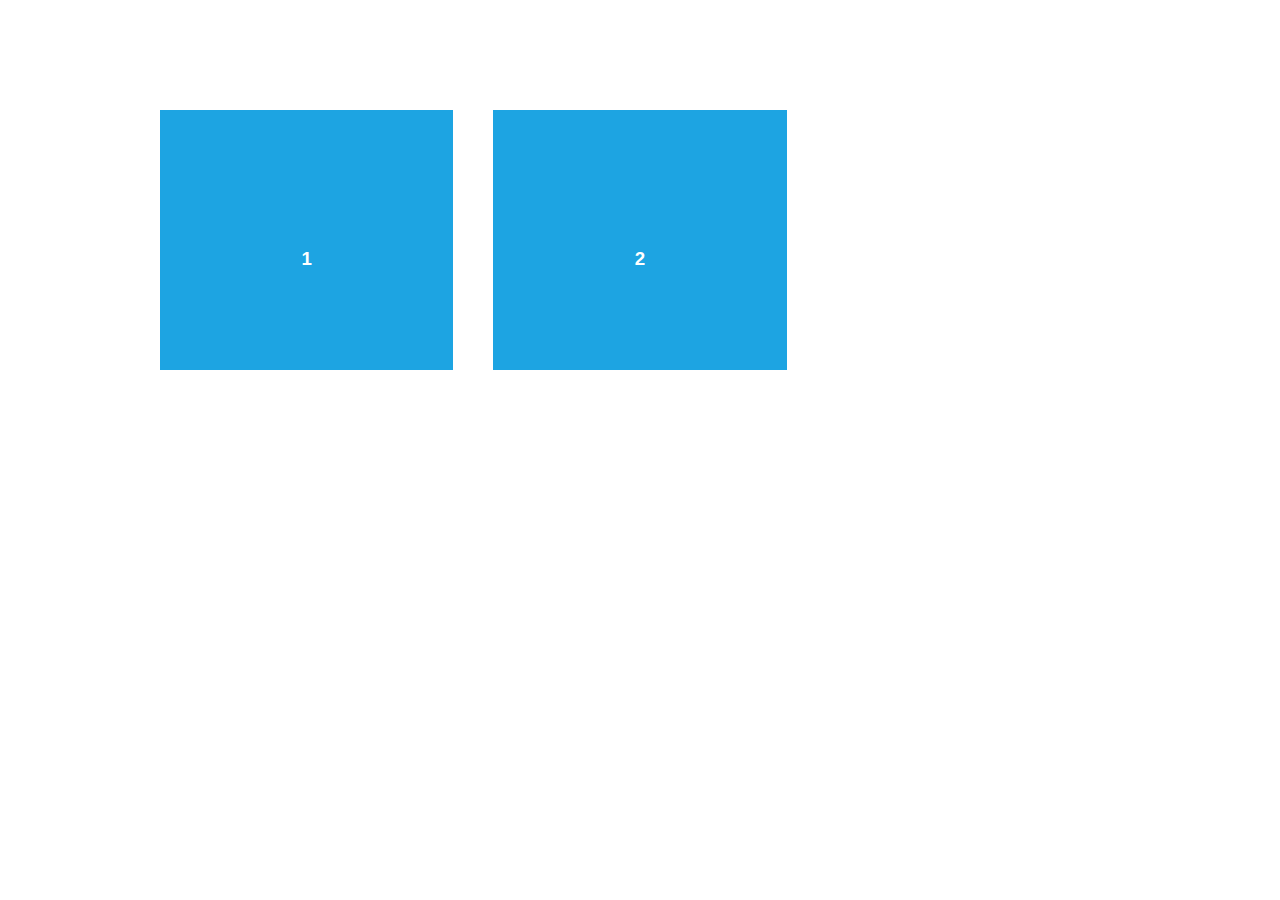
<file: assets/aos-master/demo/async.html>
<!DOCTYPE html>
<html>
  <head>
    <meta charset="utf-8">
    <title>AOS - Animate on scroll library</title>
    <meta name="viewport" content="width=device-width">
    <link rel="stylesheet" href="css/styles.css" />
    <link rel="stylesheet" href="../dist/aos.css" />
  </head>
  <body>
    <div id="aos-demo" class="aos-all"></div>

    <script src="../dist/aos.js"></script>
    <script>
      AOS.init({
        easing: 'ease-in-out-sine'
      });

      setInterval(addItem, 300);

      var itemsCounter = 1;
      var container = document.getElementById('aos-demo');

      function addItem () {
        if (itemsCounter > 42) return;
        var item = document.createElement('div');
        item.classList.add('aos-item');
        item.setAttribute('data-aos', 'fade-up');
        item.innerHTML = '<div class="aos-item__inner"><h3>' + itemsCounter + '</h3></div>';
        container.appendChild(item);
        itemsCounter++;
      }
    </script>
  </body>
</html>
</file>
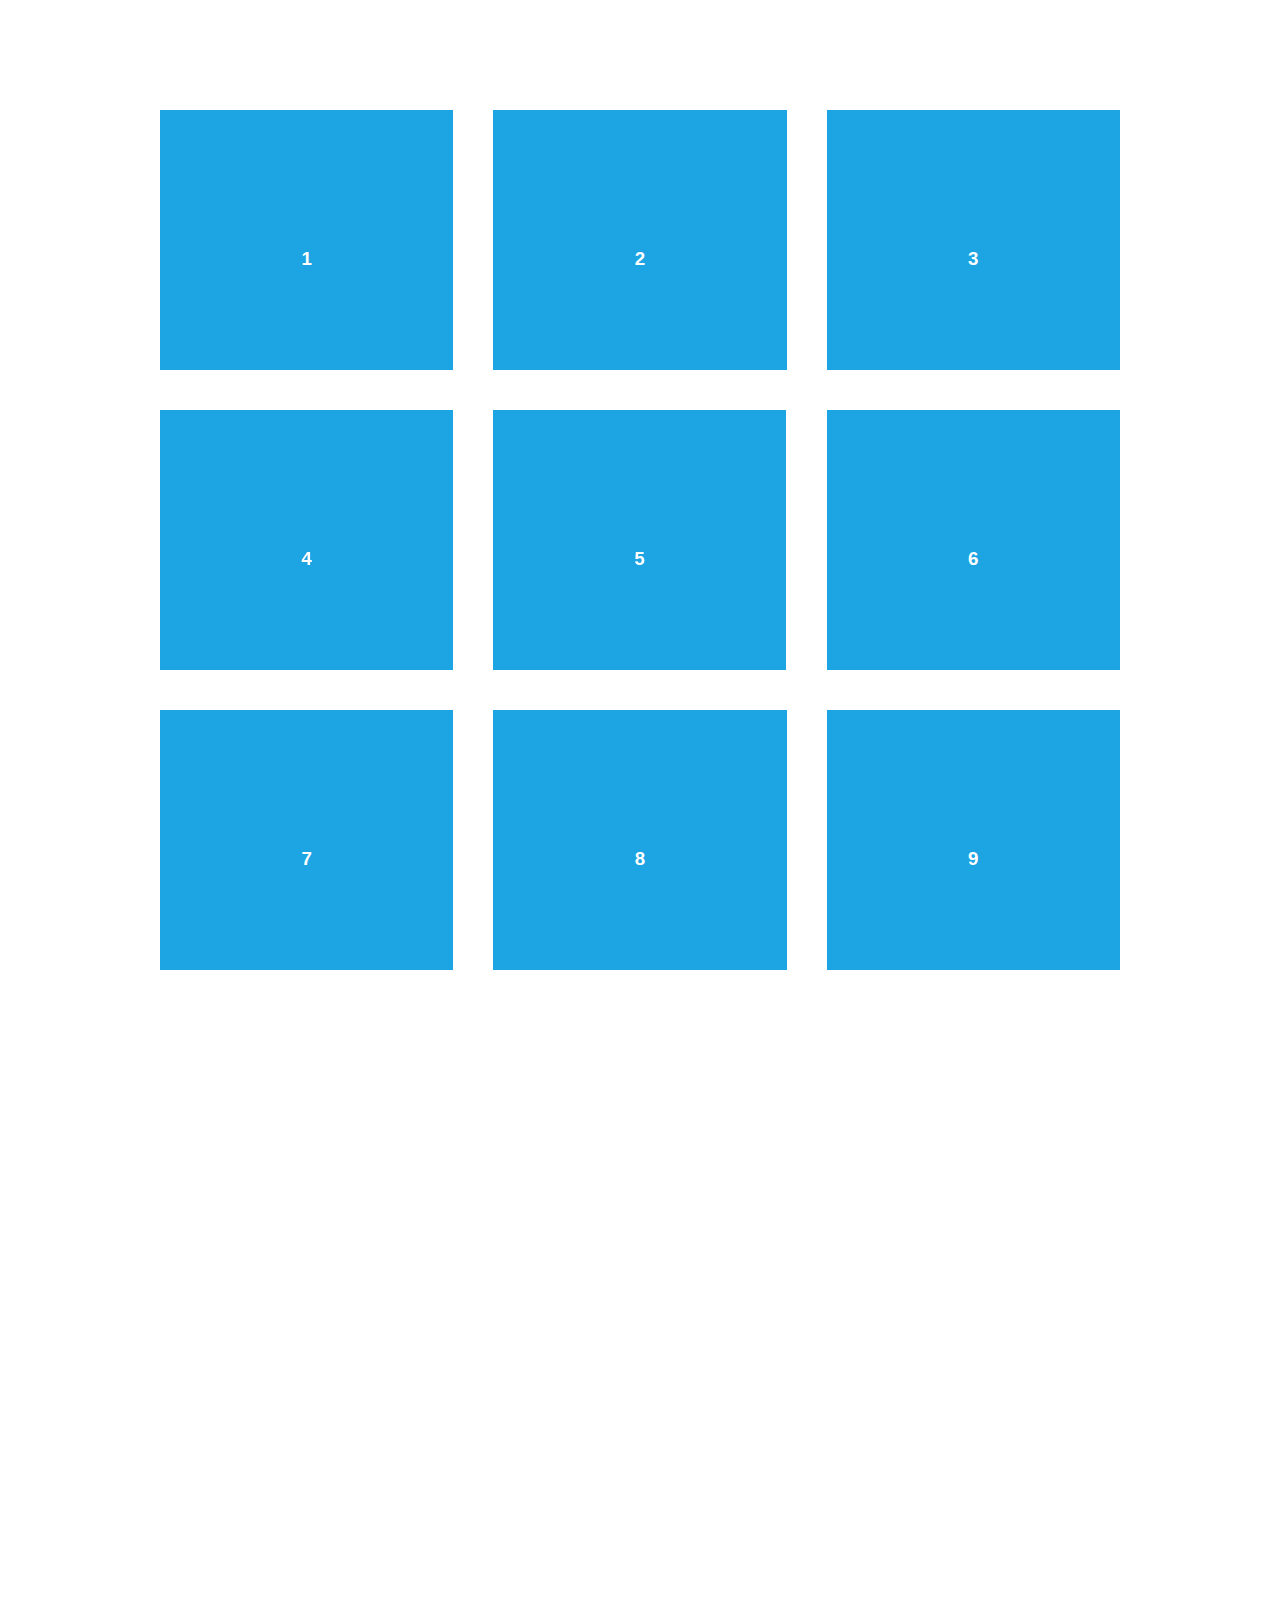
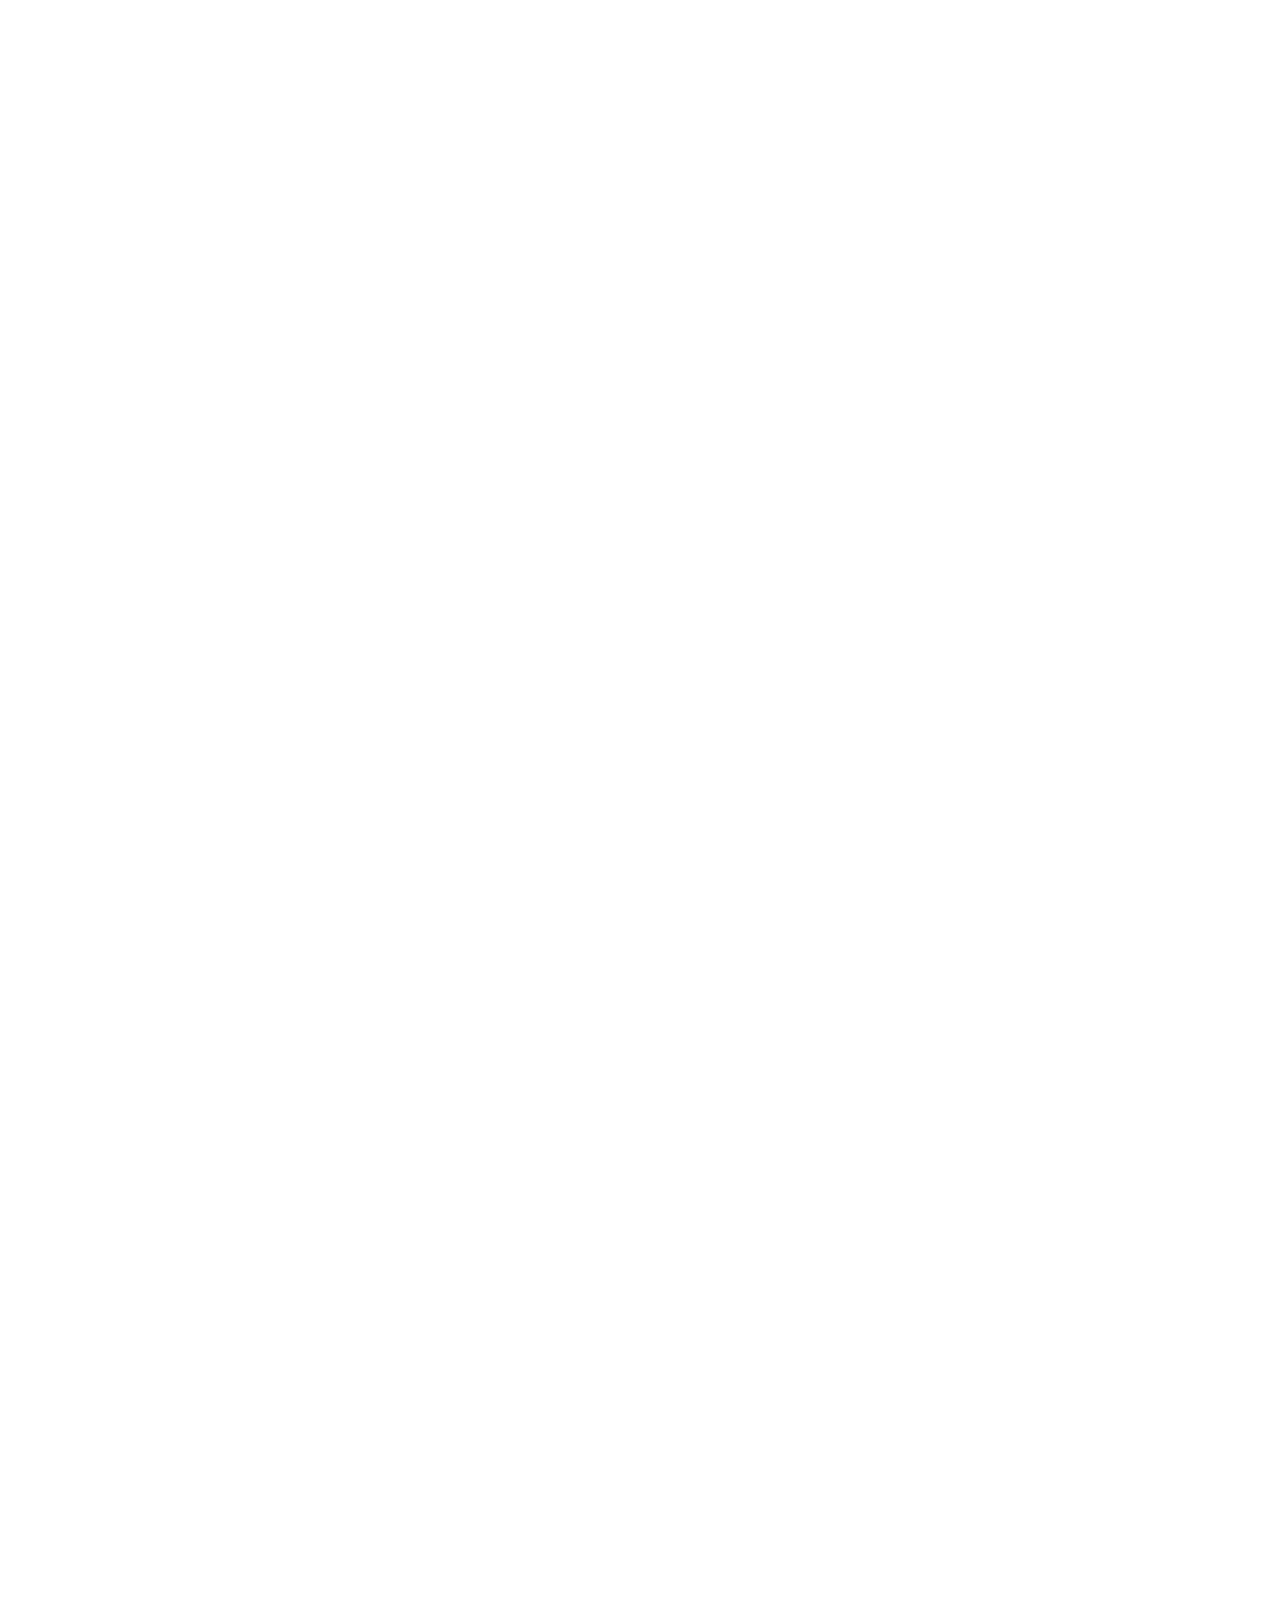
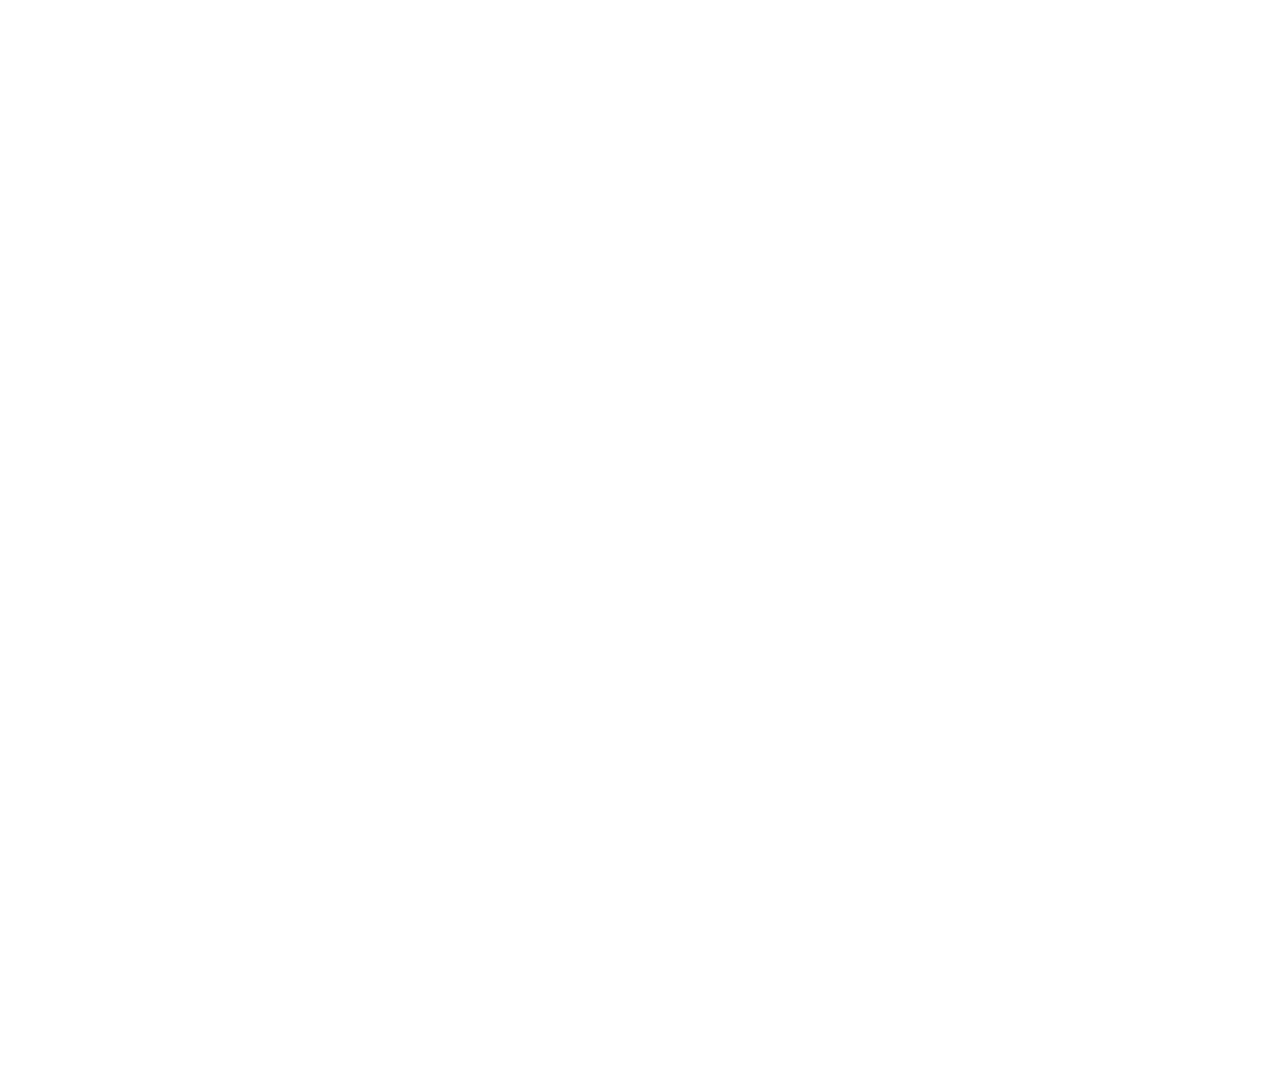
<file: assets/aos-master/demo/simple.html>
<!DOCTYPE html>
<html>
  <head>
    <meta charset="utf-8">
    <title>AOS - Animate on scroll library</title>
    <meta name="viewport" content="width=device-width">
    <link rel="stylesheet" href="css/styles.css" />
    <link rel="stylesheet" href="../dist/aos.css" />
    <!--[if lt IE 9]>
    <script src="//html5shiv.googlecode.com/svn/trunk/html5.js"></script>
    <![endif]-->
  </head>
  <body>
    <div id="transcroller-body" class="aos-all">
      <div class="aos-item" data-aos="fade-up">
        <div class="aos-item__inner"><h3>1</h3></div>
      </div>
      <div class="aos-item" data-aos="fade-down">
        <div class="aos-item__inner"><h3>2</h3></div>
      </div>
      <div class="aos-item" data-aos="zoom-out-down">
        <div class="aos-item__inner"><h3>3</h3></div>
      </div>
      <div class="aos-item" data-aos="flip-down">
        <div class="aos-item__inner"><h3>4</h3></div>
      </div>
      <div class="aos-item" data-aos="flip-up">
        <div class="aos-item__inner"><h3>5</h3></div>
      </div>
      <div class="aos-item" data-aos="fade-down">
        <div class="aos-item__inner"><h3>6</h3></div>
      </div>
      <div class="aos-item" data-aos="fade-in">
        <div class="aos-item__inner"><h3>7</h3></div>
      </div>
      <div class="aos-item" data-aos="fade-down">
        <div class="aos-item__inner"><h3>8</h3></div>
      </div>
      <div class="aos-item" data-aos="fade-in">
        <div class="aos-item__inner"><h3>9</h3></div>
      </div>
      <div class="aos-item" data-aos="fade-down">
        <div class="aos-item__inner"><h3>10</h3></div>
      </div>
      <div class="aos-item" data-aos="fade-up">
        <div class="aos-item__inner"><h3>11</h3></div>
      </div>
      <div class="aos-item" data-aos="fade-down">
        <div class="aos-item__inner"><h3>12</h3></div>
      </div>
      <div class="aos-item" data-aos="fade-in">
        <div class="aos-item__inner"><h3>13</h3></div>
      </div>
      <div class="aos-item" data-aos="fade-up">
        <div class="aos-item__inner"><h3>14</h3></div>
      </div>
      <div class="aos-item" data-aos="fade-in">
        <div class="aos-item__inner"><h3>15</h3></div>
      </div>
      <div class="aos-item" data-aos="fade-up">
        <div class="aos-item__inner"><h3>16</h3></div>
      </div>
      <div class="aos-item" data-aos="fade-down">
        <div class="aos-item__inner"><h3>17</h3></div>
      </div>
      <div class="aos-item" data-aos="fade-up">
        <div class="aos-item__inner"><h3>18</h3></div>
      </div>
      <div class="aos-item" data-aos="zoom-out">
        <div class="aos-item__inner"><h3>19</h3></div>
      </div>
      <div class="aos-item" data-aos="fade-up">
        <div class="aos-item__inner"><h3>20</h3></div>
      </div>
      <div class="aos-item" data-aos="zoom-out">
        <div class="aos-item__inner"><h3>21</h3></div>
      </div>
      <div class="aos-item" data-aos="fade-in">
        <div class="aos-item__inner"><h3>22</h3></div>
      </div>
      <div class="aos-item" data-aos="zoom-out-up">
        <div class="aos-item__inner"><h3>23</h3></div>
      </div>
      <div class="aos-item" data-aos="zoom-out-down">
        <div class="aos-item__inner"><h3>24</h3></div>
      </div>
      <div class="aos-item" data-aos="fade-in">
        <div class="aos-item__inner"><h3>25</h3></div>
      </div>
      <div class="aos-item" data-aos="fade-in">
        <div class="aos-item__inner"><h3>26</h3></div>
      </div>
      <div class="aos-item" data-aos="fade-in">
        <div class="aos-item__inner"><h3>27</h3></div>
      </div>
      <div class="aos-item" data-aos="fade-in">
        <div class="aos-item__inner"><h3>28</h3></div>
      </div>
      <div class="aos-item" data-aos="fade-in">
        <div class="aos-item__inner"><h3>29</h3></div>
      </div>
      <div class="aos-item" data-aos="fade-in">
        <div class="aos-item__inner"><h3>30</h3></div>
      </div>
      <div class="aos-item" data-aos="fade-in">
        <div class="aos-item__inner"><h3>31</h3></div>
      </div>
      <div class="aos-item" data-aos="fade-in">
        <div class="aos-item__inner"><h3>32</h3></div>
      </div>
      <div class="aos-item" data-aos="fade-in">
        <div class="aos-item__inner"><h3>33</h3></div>
      </div>
      <div class="aos-item" data-aos="fade-in">
        <div class="aos-item__inner"><h3>34</h3></div>
      </div>
      <div class="aos-item" data-aos="fade-in">
        <div class="aos-item__inner"><h3>35</h3></div>
      </div>
      <div class="aos-item" data-aos="fade-in">
        <div class="aos-item__inner"><h3>36</h3></div>
      </div>
      <div class="aos-item" data-aos="fade-in">
        <div class="aos-item__inner"><h3>37</h3></div>
      </div>
      <div class="aos-item" data-aos="fade-in">
        <div class="aos-item__inner"><h3>38</h3></div>
      </div>
      <div class="aos-item" data-aos="fade-in">
        <div class="aos-item__inner"><h3>39</h3></div>
      </div>
      <div class="aos-item" data-aos="fade-in">
        <div class="aos-item__inner"><h3>40</h3></div>
      </div>
      <div class="aos-item" data-aos="fade-in">
        <div class="aos-item__inner"><h3>41</h3></div>
      </div>
      <div class="aos-item" data-aos="fade-in">
        <div class="aos-item__inner"><h3>42</h3></div>
      </div>
    </div>

    <script src="../dist/aos.js"></script>
    <script>
      AOS.init({
        easing: 'ease-in-out-sine'
      });
    </script>

    <!-- <script src="//cdnjs.cloudflare.com/ajax/libs/require.js/2.1.11/require.min.js"></script>
    <script>
      requirejs.config({
          baseUrl: '../dist',
      });

      require(['aos'], function(AOS){
          AOS.init({
              easing: 'ease-in-out-sine'
          });
      });
    </script> -->
  </body>
</html>
</file>
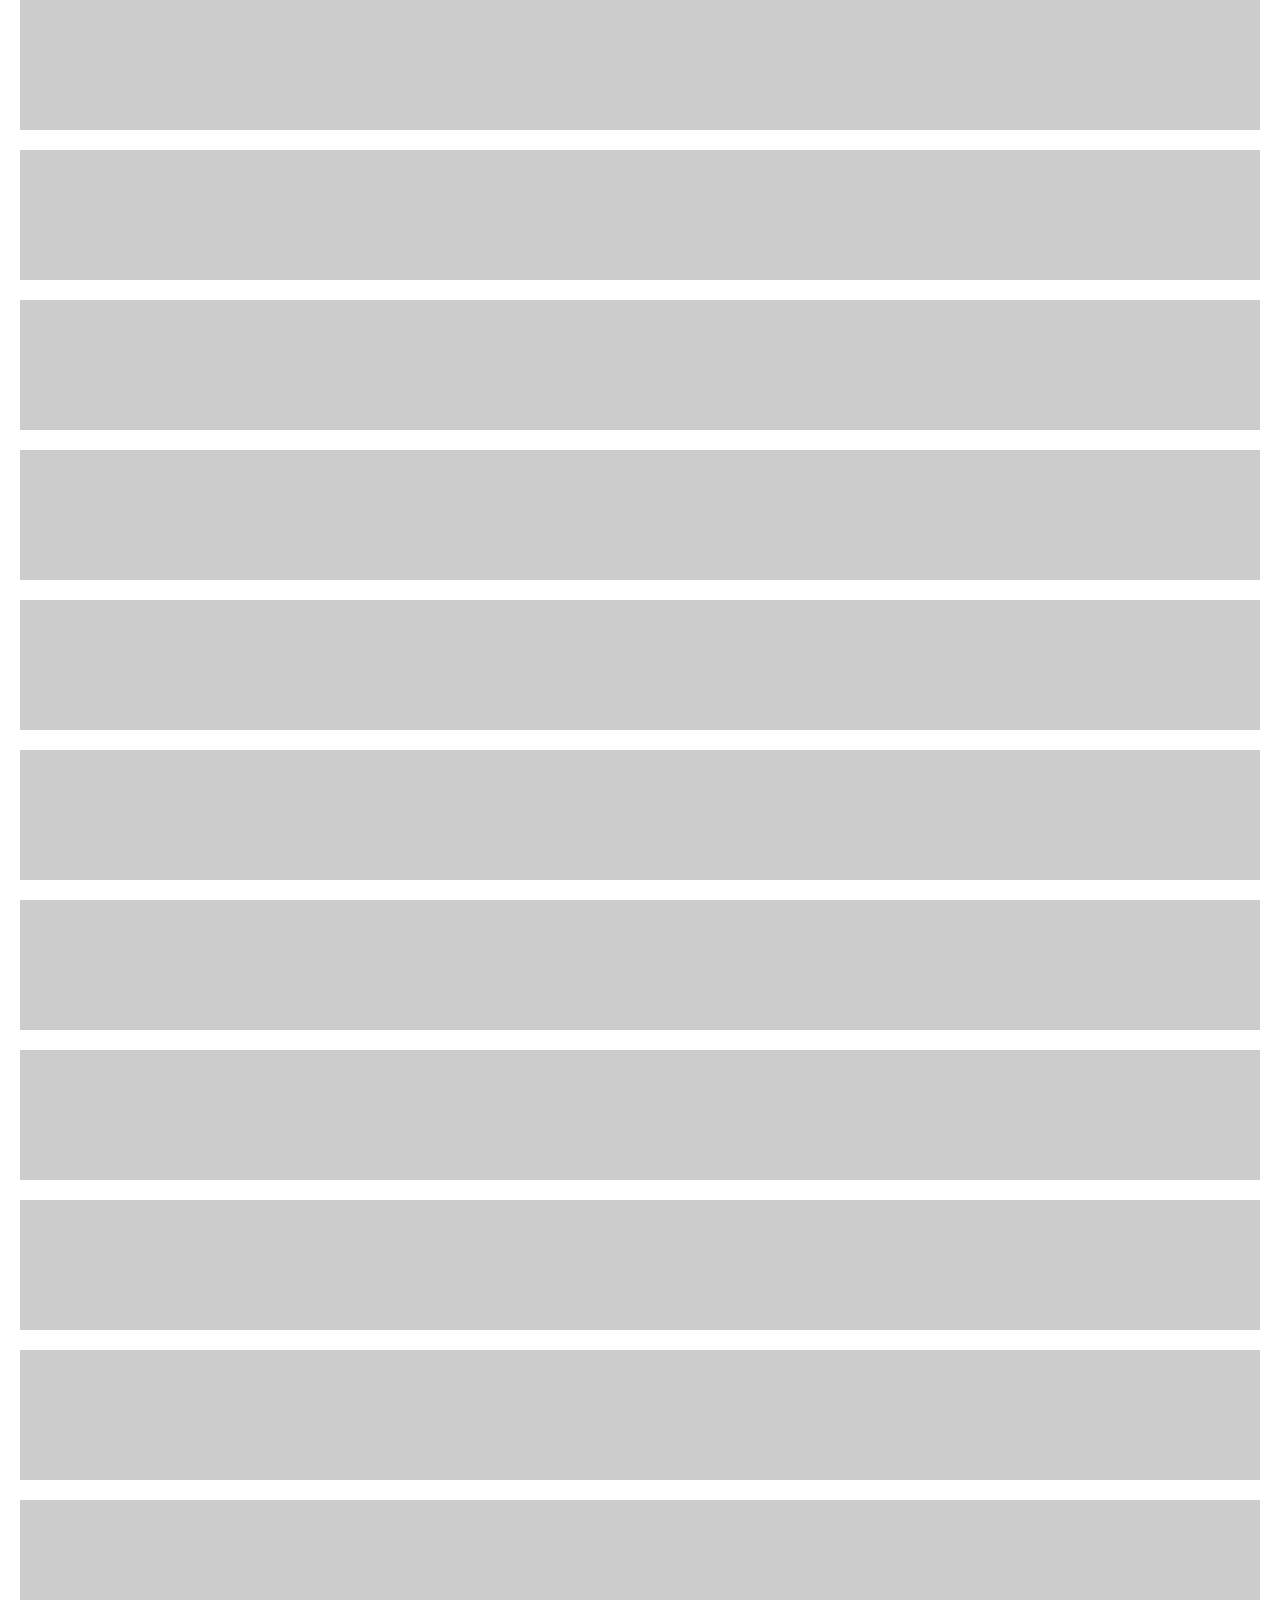
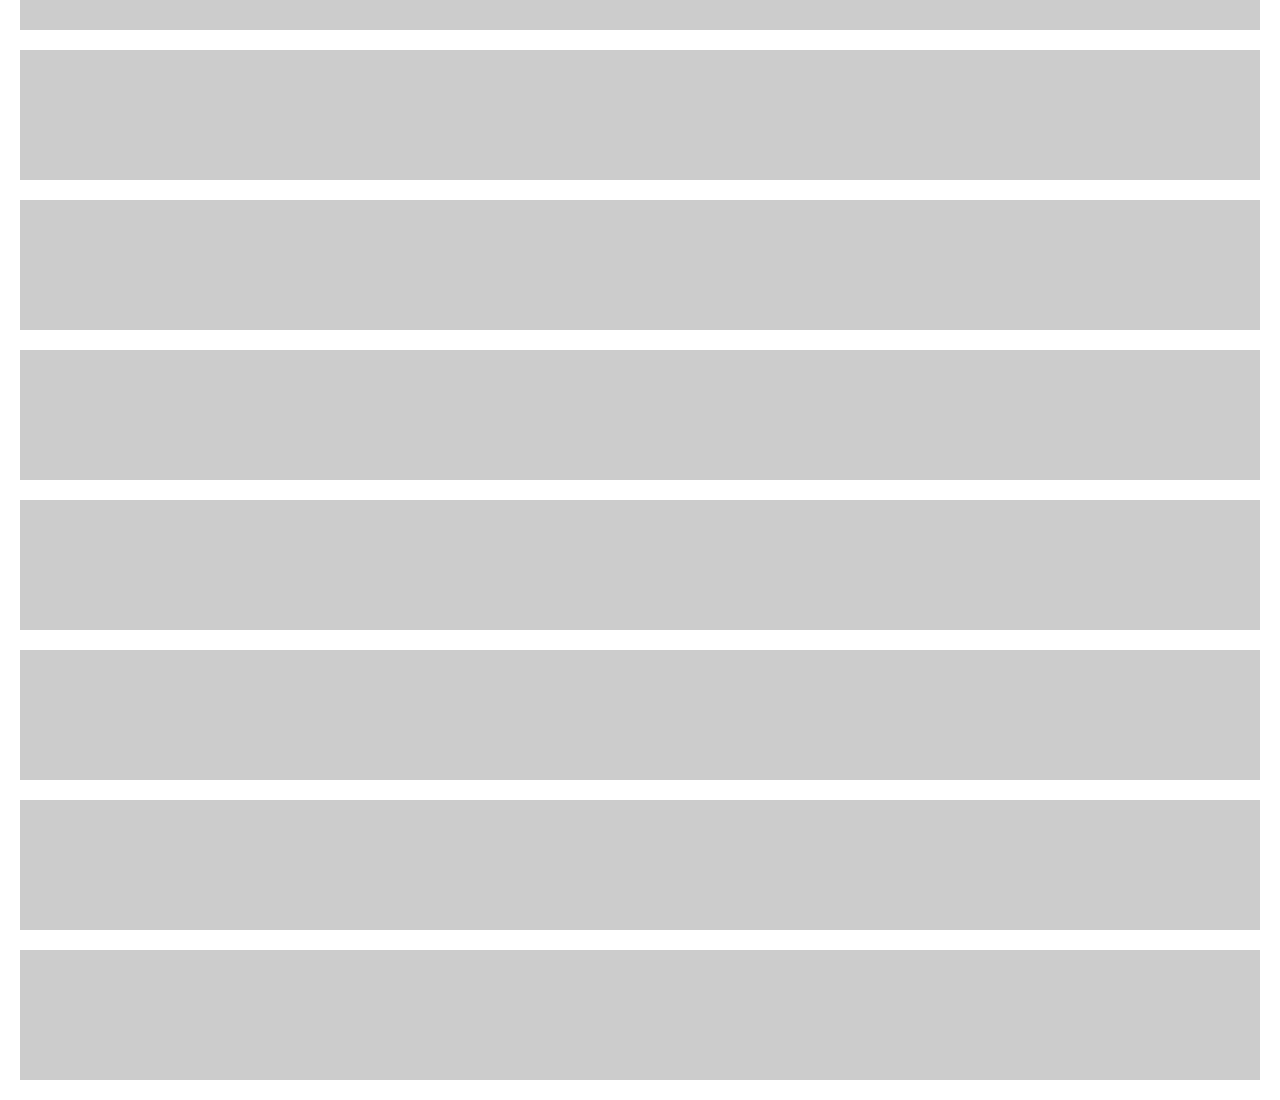
<file: assets/aos-master/test/fixtures/aos-offset.fixture.html>
<!DOCTYPE html>
<html>
  <head>
    <title></title>
    <style type="text/css">
      * {box-sizing: border-box;}
      body {
        margin: 0; padding: 0 20px; text-align: center;
      }
      .aos-item {
        width: 100%; height: 130px; margin: 0 0 20px 0; background: #ccc;
      }
    </style>
  </head>
  <body class="body">
    <div class="aos-item aos-item--1" data-aos-offset="50" data-aos="fade"></div>
    <div class="aos-item aos-item--2" data-aos-offset="50" data-aos="fade-up"></div>
    <div class="aos-item aos-item--3" data-aos-offset="50" data-aos="fade-down"></div>
    <div class="aos-item aos-item--4" data-aos-offset="50" data-aos="fade-left"></div>
    <div class="aos-item aos-item--5" data-aos-offset="50" data-aos="fade-right"></div>
    <div class="aos-item aos-item--6" data-aos-offset="50" data-aos="flip-up"></div>
    <div class="aos-item aos-item--7" data-aos-offset="50" data-aos="flip-down"></div>
    <div class="aos-item aos-item--8" data-aos-offset="50" data-aos="flip-left"></div>
    <div class="aos-item aos-item--9" data-aos-offset="50" data-aos="flip-right"></div>
    <div class="aos-item aos-item--10" data-aos-offset="50" data-aos="zoom-in"></div>
    <div class="aos-item aos-item--11" data-aos-offset="50" data-aos="zoom-in-up"></div>
    <div class="aos-item aos-item--12" data-aos-offset="50" data-aos="zoom-in-down"></div>
    <div class="aos-item aos-item--13" data-aos-offset="50" data-aos="zoom-in-left"></div>
    <div class="aos-item aos-item--14" data-aos-offset="50" data-aos="zoom-in-right"></div>
    <div class="aos-item aos-item--15" data-aos-offset="50" data-aos="slide-up"></div>
    <div class="aos-item aos-item--16" data-aos-offset="50" data-aos="slide-down"></div>
    <div class="aos-item aos-item--17" data-aos-offset="50" data-aos="slide-left"></div>
    <div class="aos-item aos-item--18" data-aos-offset="50" data-aos="slide-right"></div>
  </body>
</html>
</file>
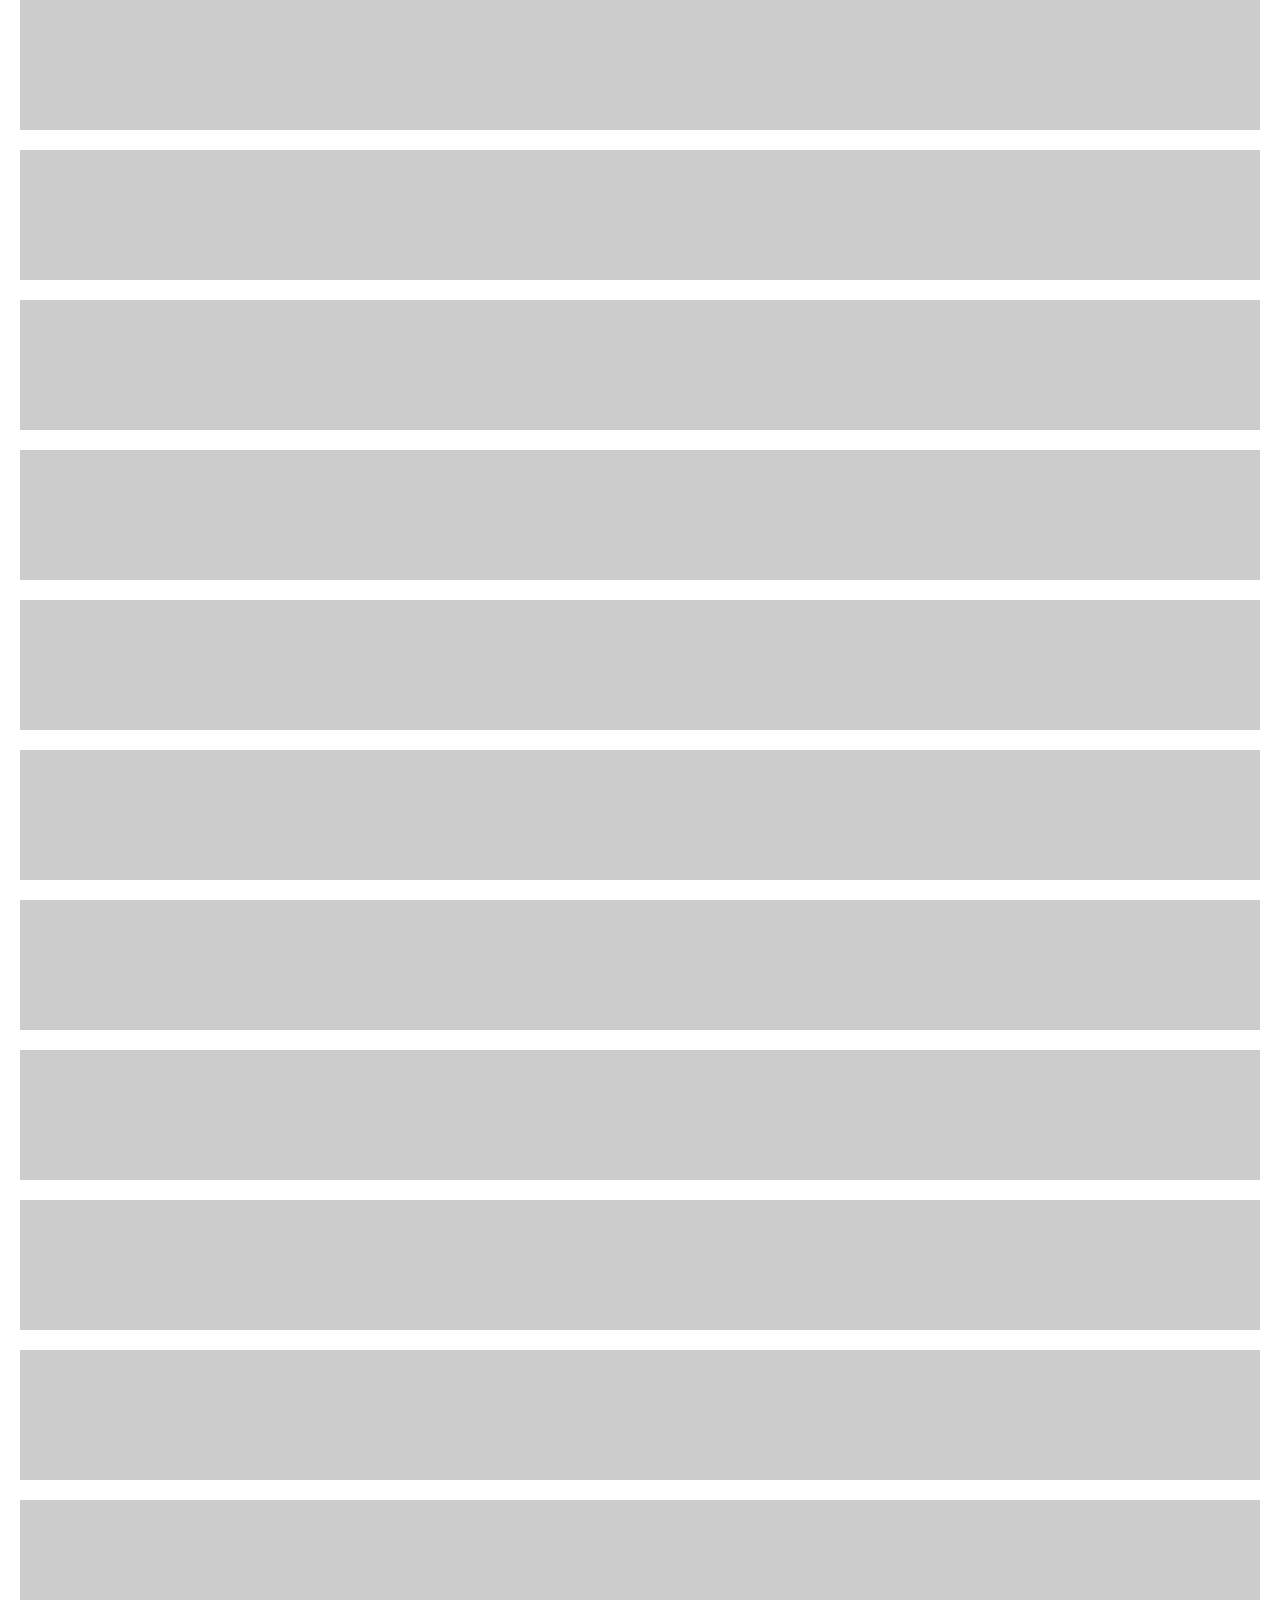
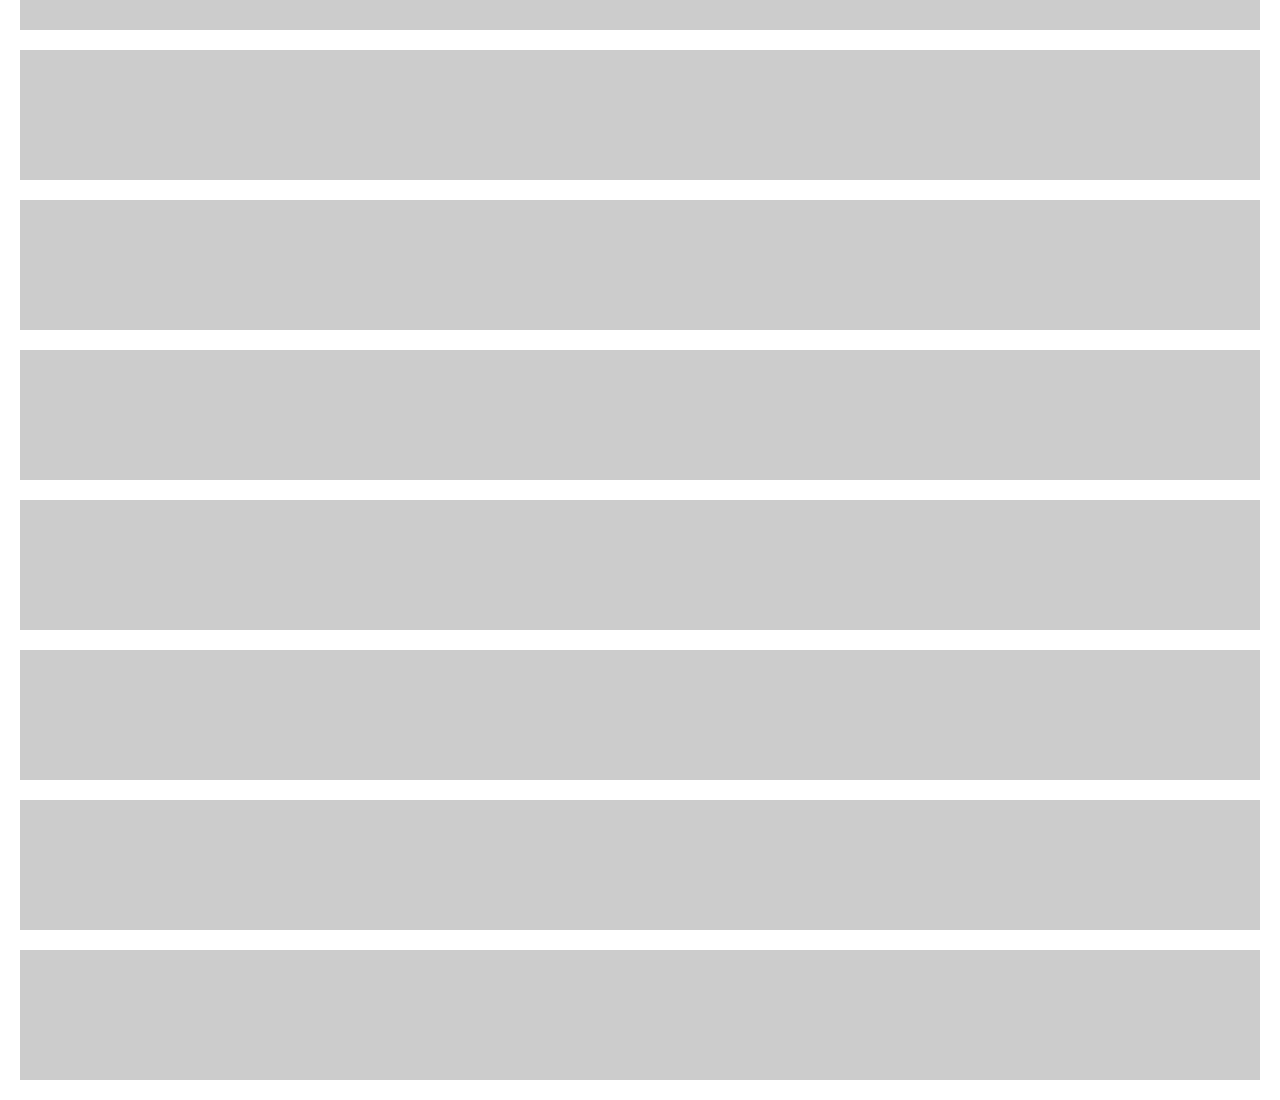
<file: assets/aos-master/test/fixtures/aos.fixture.html>
<!DOCTYPE html>
<html>
  <head>
    <title></title>
    <style type="text/css">
      * {box-sizing: border-box;}
      body {
        margin: 0; padding: 0 20px; text-align: center;
      }
      .aos-item {
        width: 100%; height: 130px; margin: 0 0 20px 0; background: #ccc;
      }
    </style>
  </head>
  <body class="body">
    <div class="aos-item aos-item--1" data-aos="fade"></div>
    <div class="aos-item aos-item--2" data-aos="fade-up"></div>
    <div class="aos-item aos-item--3" data-aos="fade-down"></div>
    <div class="aos-item aos-item--4" data-aos="fade-left"></div>
    <div class="aos-item aos-item--5" data-aos="fade-right"></div>
    <div class="aos-item aos-item--6" data-aos="flip-up"></div>
    <div class="aos-item aos-item--7" data-aos="flip-down"></div>
    <div class="aos-item aos-item--8" data-aos="flip-left"></div>
    <div class="aos-item aos-item--9" data-aos="flip-right"></div>
    <div class="aos-item aos-item--10" data-aos="zoom-in"></div>
    <div class="aos-item aos-item--11" data-aos="zoom-in-up"></div>
    <div class="aos-item aos-item--12" data-aos="zoom-in-down"></div>
    <div class="aos-item aos-item--13" data-aos="zoom-in-left"></div>
    <div class="aos-item aos-item--14" data-aos="zoom-in-right"></div>
    <div class="aos-item aos-item--15" data-aos="slide-up"></div>
    <div class="aos-item aos-item--16" data-aos="slide-down"></div>
    <div class="aos-item aos-item--17" data-aos="slide-left"></div>
    <div class="aos-item aos-item--18" data-aos="slide-right"></div>
  </body>
</html>
</file>
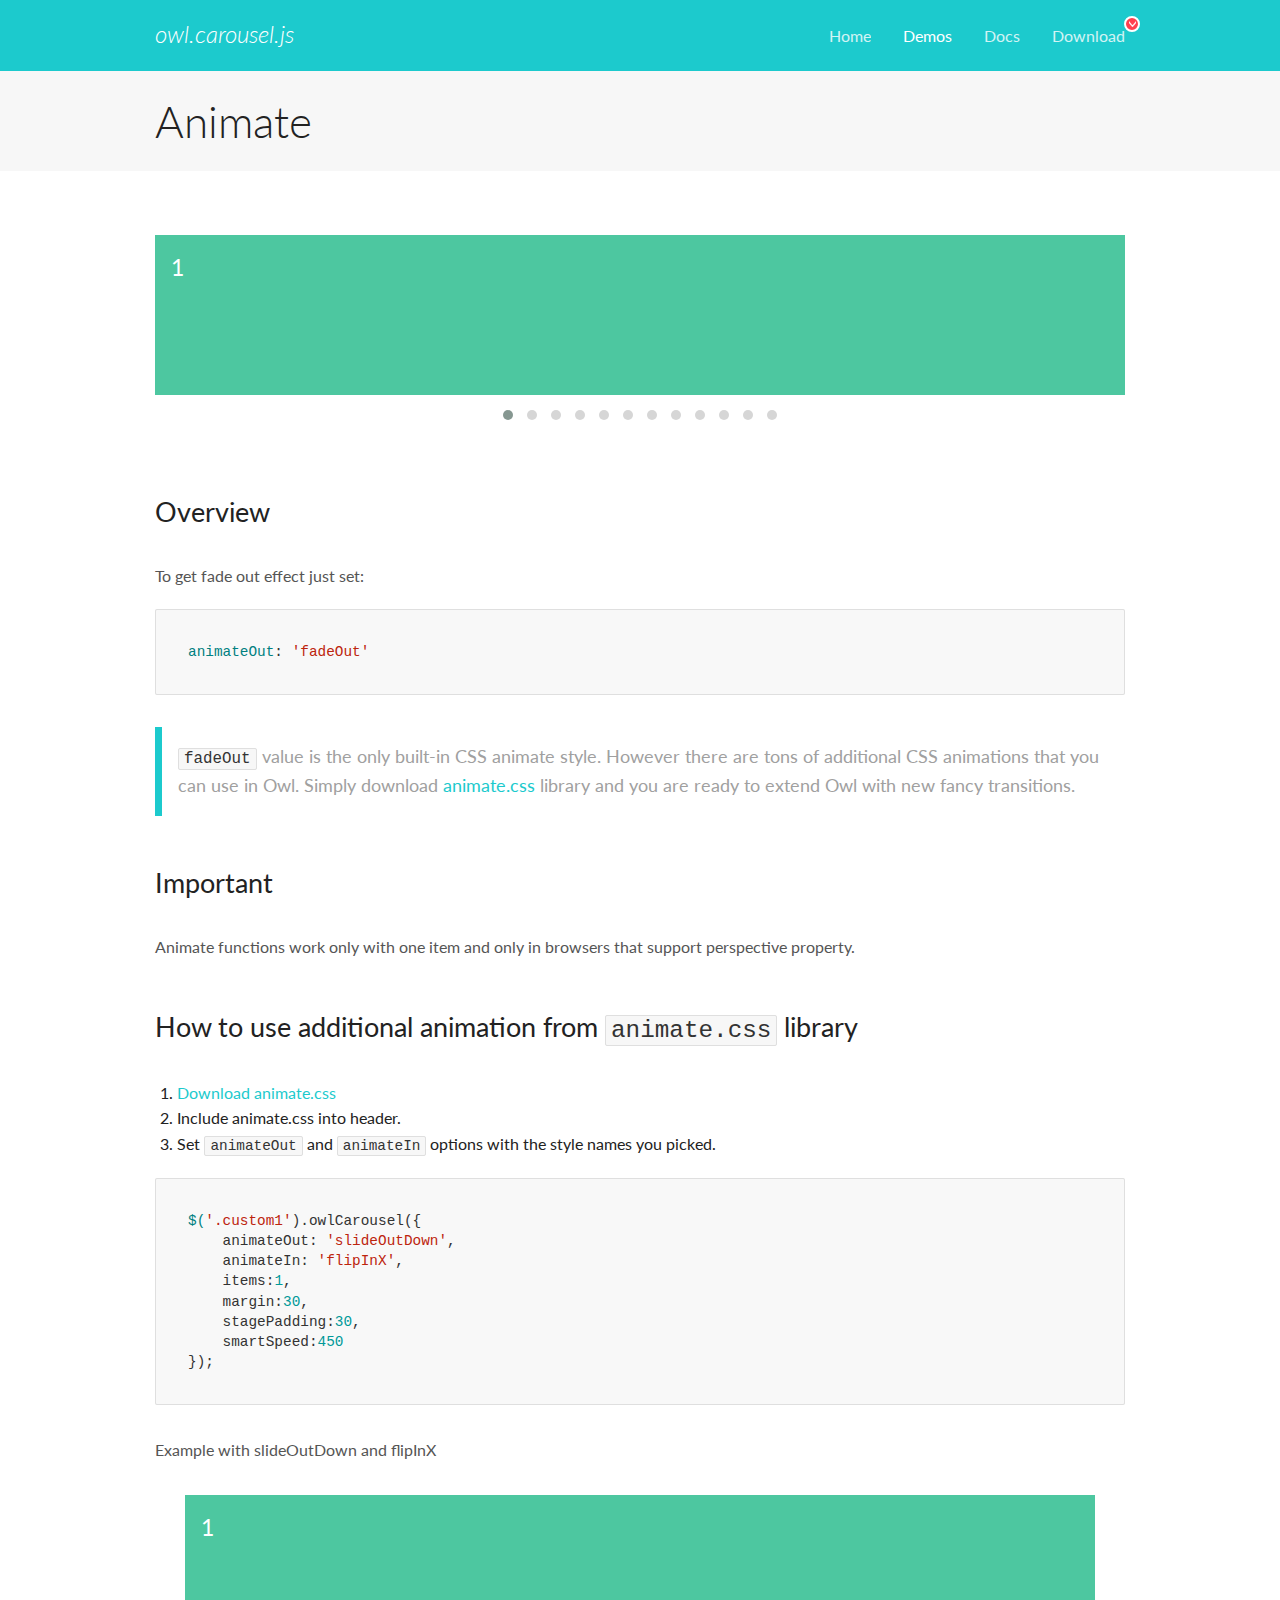
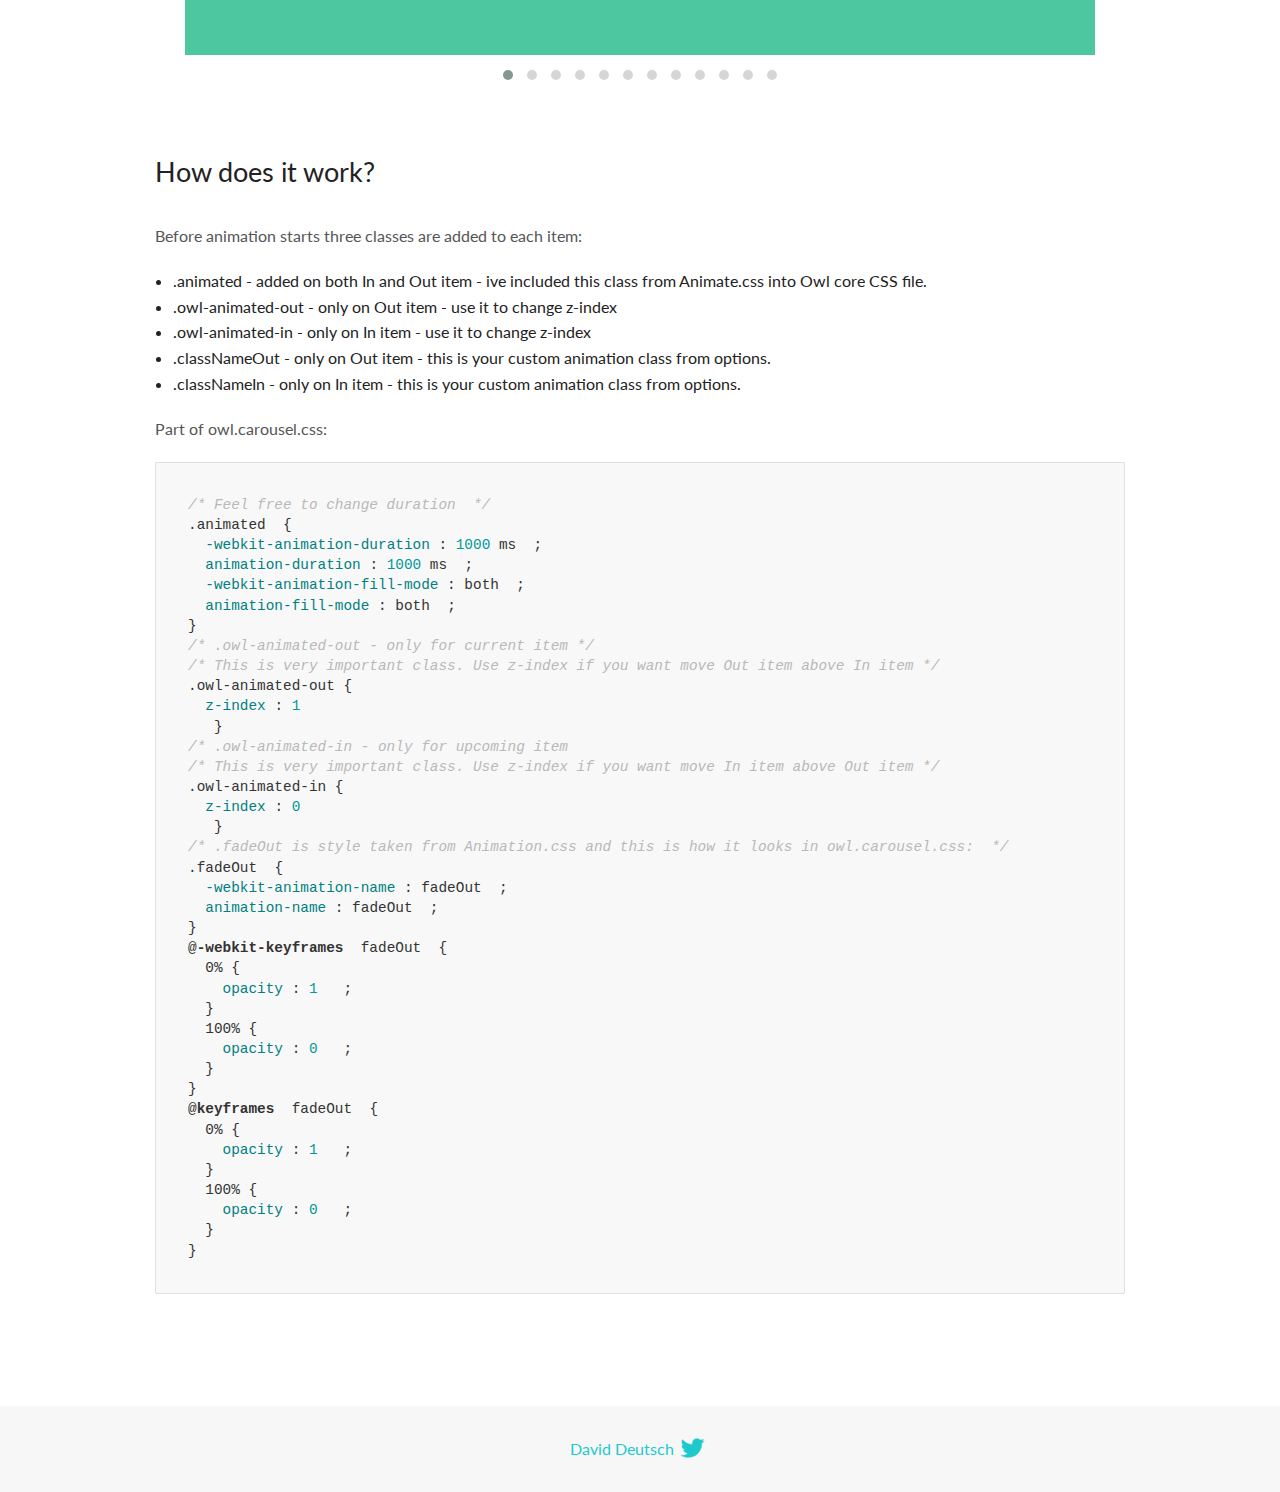
<file: assets/OwlCarousel/docs/demos/animate.html>
<!DOCTYPE html>
<html lang="en">
  <head>

    <!-- head -->
    <meta charset="utf-8">
    <meta name="msapplication-tap-highlight" content="no" />
    <meta name="viewport" content="width=device-width, initial-scale=1.0" />
    <meta name="description" content="Animate carousel">
    <meta name="author" content="David Deutsch">
    <title>
      Animate Demo | Owl Carousel | 2.3.4
    </title>

    <!-- Stylesheets -->
    <link href='https://fonts.googleapis.com/css?family=Lato:300,400,700,400italic,300italic' rel='stylesheet' type='text/css'>
    <link rel="stylesheet" href="../assets/css/docs.theme.min.css">

    <!-- Owl Stylesheets -->
    <link rel="stylesheet" href="../assets/owlcarousel/assets/owl.carousel.min.css">
    <link rel="stylesheet" href="../assets/owlcarousel/assets/owl.theme.default.min.css">

    <!-- HTML5 shim and Respond.js IE8 support of HTML5 elements and media queries -->

    <!--[if lt IE 9]>
      <script src="https://oss.maxcdn.com/libs/html5shiv/3.7.0/html5shiv.js"></script>
      <script src="https://oss.maxcdn.com/libs/respond.js/1.3.0/respond.min.js"></script>
    <![endif]-->

    <!-- Favicons -->
    <link rel="apple-touch-icon-precomposed" sizes="144x144" href="../assets/ico/apple-touch-icon-144-precomposed.png">
    <link rel="shortcut icon" href="../assets/ico/favicon.png">
    <link rel="shortcut icon" href="favicon.ico">

    <!-- Yeah i know js should not be in header. Its required for demos.-->

    <!-- javascript -->
    <script src="../assets/vendors/jquery.min.js"></script>
    <script src="../assets/owlcarousel/owl.carousel.js"></script>
  </head>
  <body>

    <!-- header -->
    <header class="header">
      <div class="row">
        <div class="large-12 columns">
          <div class="brand left">
            <h3>
              <a href="/OwlCarousel2/">owl.carousel.js</a> 
            </h3>
          </div>
          <a id="toggle-nav" class="right">
            <span></span> <span></span> <span></span> 
          </a> 
          <div class="nav-bar">
            <ul class="clearfix">
              <li> <a href="/OwlCarousel2/index.html">Home</a>  </li>
              <li class="active">
                <a href="/OwlCarousel2/demos/demos.html">Demos</a> 
              </li>
              <li> <a href="/OwlCarousel2/docs/started-welcome.html">Docs</a>  </li>
              <li>
                <a href="https://github.com/OwlCarousel2/OwlCarousel2/archive/2.3.4.zip">Download</a> 
                <span class="download"></span> 
              </li>
            </ul>
          </div>
        </div>
      </div>
    </header>

    <!-- title -->
    <section class="title">
      <div class="row">
        <div class="large-12 columns">
          <h1>Animate</h1>
        </div>
      </div>
    </section>

    <!--  Demos -->
    <section id="demos">
      <div class="row">
        <div class="large-12 columns">
          <div class="fadeOut owl-carousel owl-theme">
            <div class="item">
              <h4>1</h4>
            </div>
            <div class="item">
              <h4>2</h4>
            </div>
            <div class="item">
              <h4>3</h4>
            </div>
            <div class="item">
              <h4>4</h4>
            </div>
            <div class="item">
              <h4>5</h4>
            </div>
            <div class="item">
              <h4>6</h4>
            </div>
            <div class="item">
              <h4>7</h4>
            </div>
            <div class="item">
              <h4>8</h4>
            </div>
            <div class="item">
              <h4>9</h4>
            </div>
            <div class="item">
              <h4>10</h4>
            </div>
            <div class="item">
              <h4>11</h4>
            </div>
            <div class="item">
              <h4>12</h4>
            </div>
          </div>
          <h3 id="overview">Overview</h3>
          <p>To get fade out effect just set:</p>
          <pre><code>animateOut: &#39;fadeOut&#39;</code></pre>
          <blockquote>
            <p><code>fadeOut</code> value is the only built-in CSS animate style. However there are tons of additional CSS animations that you can use in Owl. Simply download
              <a href="https://daneden.github.io/animate.css/">animate.css</a>  library and you are ready to extend Owl with new fancy transitions.</p>
          </blockquote>
          <h3 id="important">Important</h3>
          <p>Animate functions work only with one item and only in browsers that support perspective property.</p>
          <h3 id="how-to-use-additional-animation-from-animate-css-library">How to use additional animation from <code>animate.css</code> library</h3>
          <ol>
            <li> <a href="https://daneden.github.io/animate.css/">Download animate.css</a>  </li>
            <li>Include animate.css into header.</li>
            <li>Set <code>animateOut</code> and <code>animateIn</code> options with the style names you picked.</li>
          </ol>
          <pre><code>$(&#39;.custom1&#39;).owlCarousel({
    animateOut: &#39;slideOutDown&#39;,
    animateIn: &#39;flipInX&#39;,
    items:1,
    margin:30,
    stagePadding:30,
    smartSpeed:450
});</code></pre>
          <p>Example with slideOutDown and flipInX</p>
          <div class="custom1 owl-carousel owl-theme">
            <div class="item">
              <h4>1</h4>
            </div>
            <div class="item">
              <h4>2</h4>
            </div>
            <div class="item">
              <h4>3</h4>
            </div>
            <div class="item">
              <h4>4</h4>
            </div>
            <div class="item">
              <h4>5</h4>
            </div>
            <div class="item">
              <h4>6</h4>
            </div>
            <div class="item">
              <h4>7</h4>
            </div>
            <div class="item">
              <h4>8</h4>
            </div>
            <div class="item">
              <h4>9</h4>
            </div>
            <div class="item">
              <h4>10</h4>
            </div>
            <div class="item">
              <h4>11</h4>
            </div>
            <div class="item">
              <h4>12</h4>
            </div>
          </div>
          <h3 id="how-does-it-work-">How does it work?</h3>
          <p>Before animation starts three classes are added to each item:</p>
          <ul>
            <li>.animated - added on both In and Out item - ive included this class from Animate.css into Owl core CSS file.</li>
            <li>.owl-animated-out - only on Out item - use it to change z-index</li>
            <li>.owl-animated-in - only on In item - use it to change z-index</li>
            <li>.classNameOut - only on Out item - this is your custom animation class from options.</li>
            <li>.classNameIn - only on In item - this is your custom animation class from options.</li>
          </ul>
          <p>Part of owl.carousel.css:</p>
          <pre><code class="language-css"><span class="comment">/* Feel free to change duration  */</span> 
<span class="class">.animated</span>  <span class="rules">{
  <span class="rule"><span class="attribute">-webkit-animation-duration</span> :<span class="value"> <span class="number">1000</span> ms</span> </span> ;
  <span class="rule"><span class="attribute">animation-duration</span> :<span class="value"> <span class="number">1000</span> ms</span> </span> ;
  <span class="rule"><span class="attribute">-webkit-animation-fill-mode</span> :<span class="value"> both</span> </span> ;
  <span class="rule"><span class="attribute">animation-fill-mode</span> :<span class="value"> both</span> </span> ;
<span class="rule">}</span> </span> 
<span class="comment">/* .owl-animated-out - only for current item */</span> 
<span class="comment">/* This is very important class. Use z-index if you want move Out item above In item */</span> 
<span class="class">.owl-animated-out</span> <span class="rules">{
  <span class="rule"><span class="attribute">z-index</span> :<span class="value"> <span class="number">1</span> 
</span> </span> </span> }
<span class="comment">/* .owl-animated-in - only for upcoming item
/* This is very important class. Use z-index if you want move In item above Out item */</span> 
<span class="class">.owl-animated-in</span> <span class="rules">{
  <span class="rule"><span class="attribute">z-index</span> :<span class="value"> <span class="number">0</span> 
</span> </span> </span> }
<span class="comment">/* .fadeOut is style taken from Animation.css and this is how it looks in owl.carousel.css:  */</span> 
<span class="class">.fadeOut</span>  <span class="rules">{
  <span class="rule"><span class="attribute">-webkit-animation-name</span> :<span class="value"> fadeOut</span> </span> ;
  <span class="rule"><span class="attribute">animation-name</span> :<span class="value"> fadeOut</span> </span> ;
<span class="rule">}</span> </span> 
<span class="at_rule">@<span class="keyword">-webkit-keyframes</span>  fadeOut </span> {
  0% <span class="rules">{
    <span class="rule"><span class="attribute">opacity</span> :<span class="value"> <span class="number">1</span> </span> </span> ;
  <span class="rule">}</span> </span> 
  100% <span class="rules">{
    <span class="rule"><span class="attribute">opacity</span> :<span class="value"> <span class="number">0</span> </span> </span> ;
  <span class="rule">}</span> </span> 
}
<span class="at_rule">@<span class="keyword">keyframes</span>  fadeOut </span> {
  0% <span class="rules">{
    <span class="rule"><span class="attribute">opacity</span> :<span class="value"> <span class="number">1</span> </span> </span> ;
  <span class="rule">}</span> </span> 
  100% <span class="rules">{
    <span class="rule"><span class="attribute">opacity</span> :<span class="value"> <span class="number">0</span> </span> </span> ;
  <span class="rule">}</span> </span> 
}</code></pre>
          <link rel="stylesheet" href="../assets/css/animate.css">
          <script>
            jQuery(document).ready(function($) {
              $('.fadeOut').owlCarousel({
                items: 1,
                animateOut: 'fadeOut',
                loop: true,
                margin: 10,
              });
              $('.custom1').owlCarousel({
                animateOut: 'slideOutDown',
                animateIn: 'flipInX',
                items: 1,
                margin: 30,
                stagePadding: 30,
                smartSpeed: 450
              });
            });
          </script>
        </div>
      </div>
    </section>

    <!-- footer -->
    <footer class="footer">
      <div class="row">
        <div class="large-12 columns">
          <h5>
            <a href="/OwlCarousel2/docs/support-contact.html">David Deutsch</a> 
            <a id="custom-tweet-button" href="https://twitter.com/share?url=https://github.com/OwlCarousel2/OwlCarousel2&text=Owl Carousel - This is so awesome! " target="_blank"></a> 
          </h5>
        </div>
      </div>
    </footer>

    <!-- vendors -->
    <script src="../assets/vendors/highlight.js"></script>
    <script src="../assets/js/app.js"></script>
  </body>
</html>
</file>
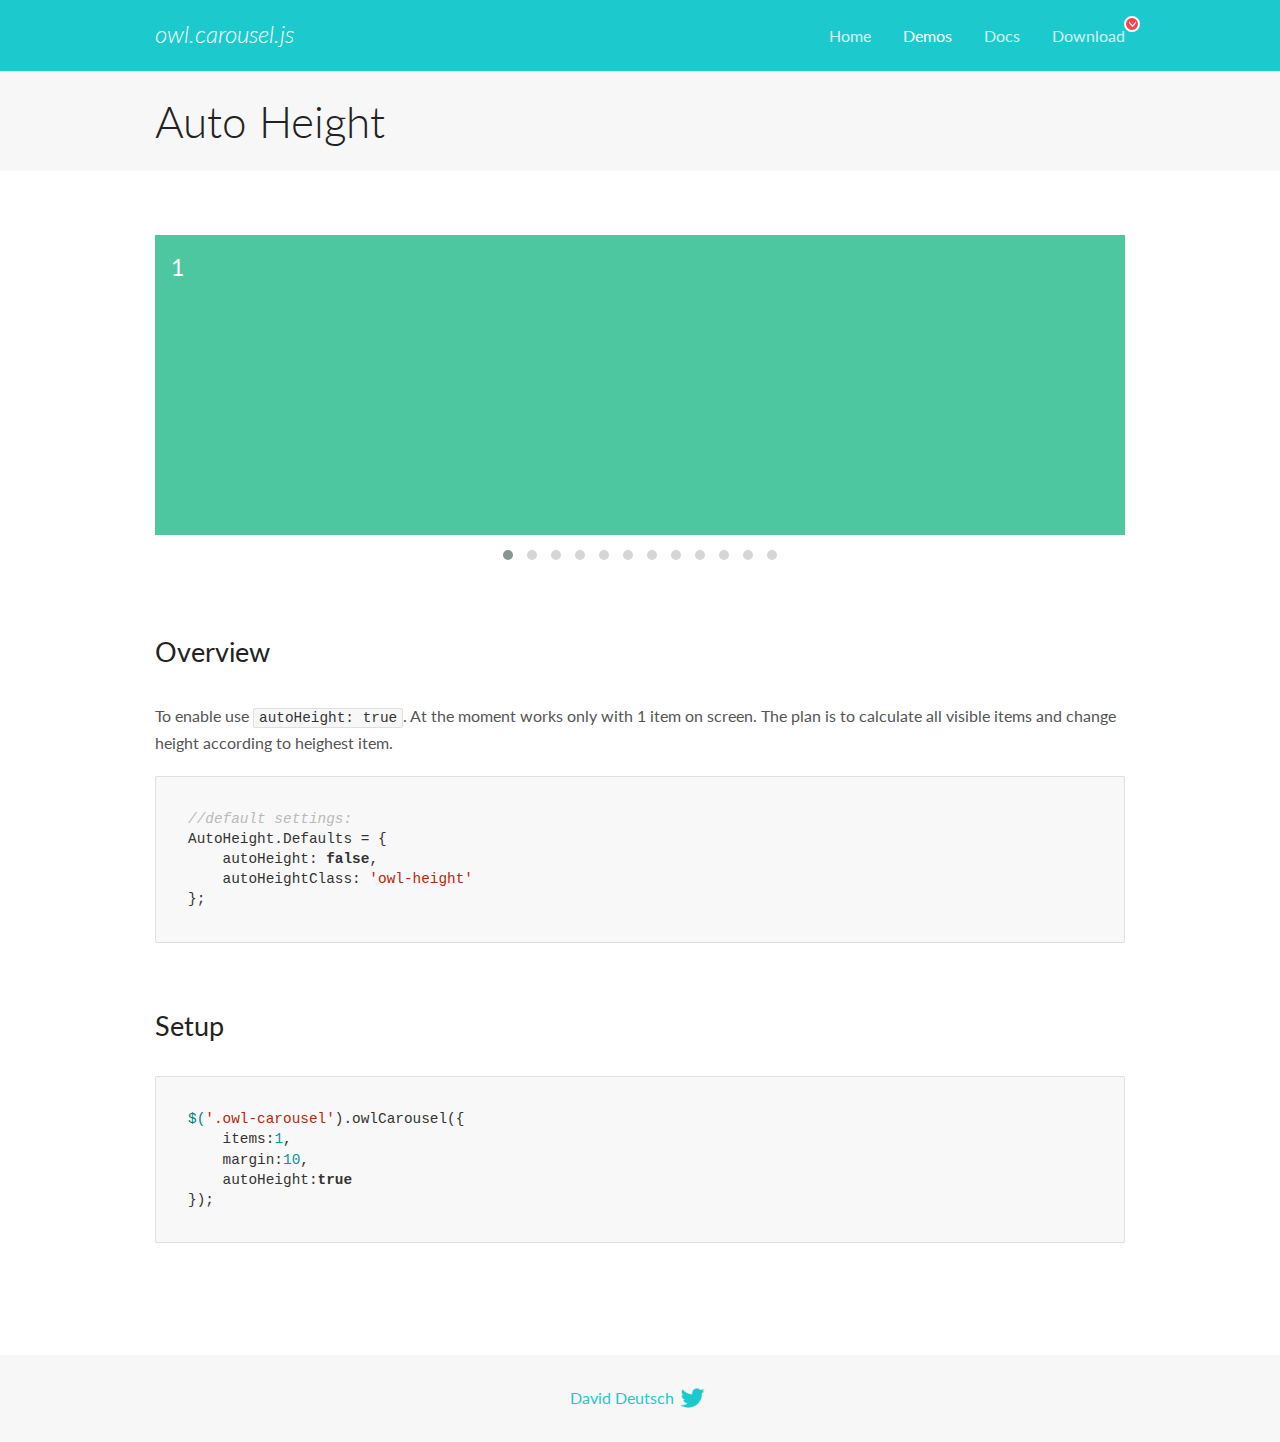
<file: assets/OwlCarousel/docs/demos/autoheight.html>
<!DOCTYPE html>
<html lang="en">
  <head>

    <!-- head -->
    <meta charset="utf-8">
    <meta name="msapplication-tap-highlight" content="no" />
    <meta name="viewport" content="width=device-width, initial-scale=1.0" />
    <meta name="description" content="autoHeight usage demo">
    <meta name="author" content="David Deutsch">
    <title>
      Auto Height Demo | Owl Carousel | 2.3.4
    </title>

    <!-- Stylesheets -->
    <link href='https://fonts.googleapis.com/css?family=Lato:300,400,700,400italic,300italic' rel='stylesheet' type='text/css'>
    <link rel="stylesheet" href="../assets/css/docs.theme.min.css">

    <!-- Owl Stylesheets -->
    <link rel="stylesheet" href="../assets/owlcarousel/assets/owl.carousel.min.css">
    <link rel="stylesheet" href="../assets/owlcarousel/assets/owl.theme.default.min.css">

    <!-- HTML5 shim and Respond.js IE8 support of HTML5 elements and media queries -->

    <!--[if lt IE 9]>
      <script src="https://oss.maxcdn.com/libs/html5shiv/3.7.0/html5shiv.js"></script>
      <script src="https://oss.maxcdn.com/libs/respond.js/1.3.0/respond.min.js"></script>
    <![endif]-->

    <!-- Favicons -->
    <link rel="apple-touch-icon-precomposed" sizes="144x144" href="../assets/ico/apple-touch-icon-144-precomposed.png">
    <link rel="shortcut icon" href="../assets/ico/favicon.png">
    <link rel="shortcut icon" href="favicon.ico">

    <!-- Yeah i know js should not be in header. Its required for demos.-->

    <!-- javascript -->
    <script src="../assets/vendors/jquery.min.js"></script>
    <script src="../assets/owlcarousel/owl.carousel.js"></script>
  </head>
  <body>

    <!-- header -->
    <header class="header">
      <div class="row">
        <div class="large-12 columns">
          <div class="brand left">
            <h3>
              <a href="/OwlCarousel2/">owl.carousel.js</a> 
            </h3>
          </div>
          <a id="toggle-nav" class="right">
            <span></span> <span></span> <span></span> 
          </a> 
          <div class="nav-bar">
            <ul class="clearfix">
              <li> <a href="/OwlCarousel2/index.html">Home</a>  </li>
              <li class="active">
                <a href="/OwlCarousel2/demos/demos.html">Demos</a> 
              </li>
              <li> <a href="/OwlCarousel2/docs/started-welcome.html">Docs</a>  </li>
              <li>
                <a href="https://github.com/OwlCarousel2/OwlCarousel2/archive/2.3.4.zip">Download</a> 
                <span class="download"></span> 
              </li>
            </ul>
          </div>
        </div>
      </div>
    </header>

    <!-- title -->
    <section class="title">
      <div class="row">
        <div class="large-12 columns">
          <h1>Auto Height</h1>
        </div>
      </div>
    </section>

    <!--  Demos -->
    <section id="demos">
      <div class="row">
        <div class="large-12 columns">
          <div class="owl-carousel owl-theme">
            <div class="item" style="height:300px">
              <h4>1</h4>
            </div>
            <div class="item" style="height:100px">
              <h4>2</h4>
            </div>
            <div class="item" style="height:500px">
              <h4>3</h4>
            </div>
            <div class="item" style="height:250px">
              <h4>4</h4>
            </div>
            <div class="item" style="height:400px">
              <h4>5</h4>
            </div>
            <div class="item" style="height:500px">
              <h4>6</h4>
            </div>
            <div class="item" style="height:600px">
              <h4>7</h4>
            </div>
            <div class="item" style="height:400px">
              <h4>8</h4>
            </div>
            <div class="item" style="height:300px">
              <h4>9</h4>
            </div>
            <div class="item" style="height:350px">
              <h4>10</h4>
            </div>
            <div class="item" style="height:200px">
              <h4>11</h4>
            </div>
            <div class="item" style="height:150px">
              <h4>12</h4>
            </div>
          </div>
          <h3 id="overview">Overview</h3>
          <p>To enable use <code>autoHeight: true</code>. At the moment works only with 1 item on screen. The plan is to calculate all visible items and change height according to heighest item.</p>
          <pre><code>//default settings:
AutoHeight.Defaults = {
    autoHeight: false,
    autoHeightClass: &#39;owl-height&#39;
};</code></pre>
          <h3 id="setup">Setup</h3>
          <pre><code>$(&#39;.owl-carousel&#39;).owlCarousel({
    items:1,
    margin:10,
    autoHeight:true
});</code></pre>
          <script>
            $(document).ready(function() {
              $('.owl-carousel').owlCarousel({
                items: 1,
                margin: 10,
                autoHeight: true
              });
            })
          </script>
        </div>
      </div>
    </section>

    <!-- footer -->
    <footer class="footer">
      <div class="row">
        <div class="large-12 columns">
          <h5>
            <a href="/OwlCarousel2/docs/support-contact.html">David Deutsch</a> 
            <a id="custom-tweet-button" href="https://twitter.com/share?url=https://github.com/OwlCarousel2/OwlCarousel2&text=Owl Carousel - This is so awesome! " target="_blank"></a> 
          </h5>
        </div>
      </div>
    </footer>

    <!-- vendors -->
    <script src="../assets/vendors/highlight.js"></script>
    <script src="../assets/js/app.js"></script>
  </body>
</html>
</file>
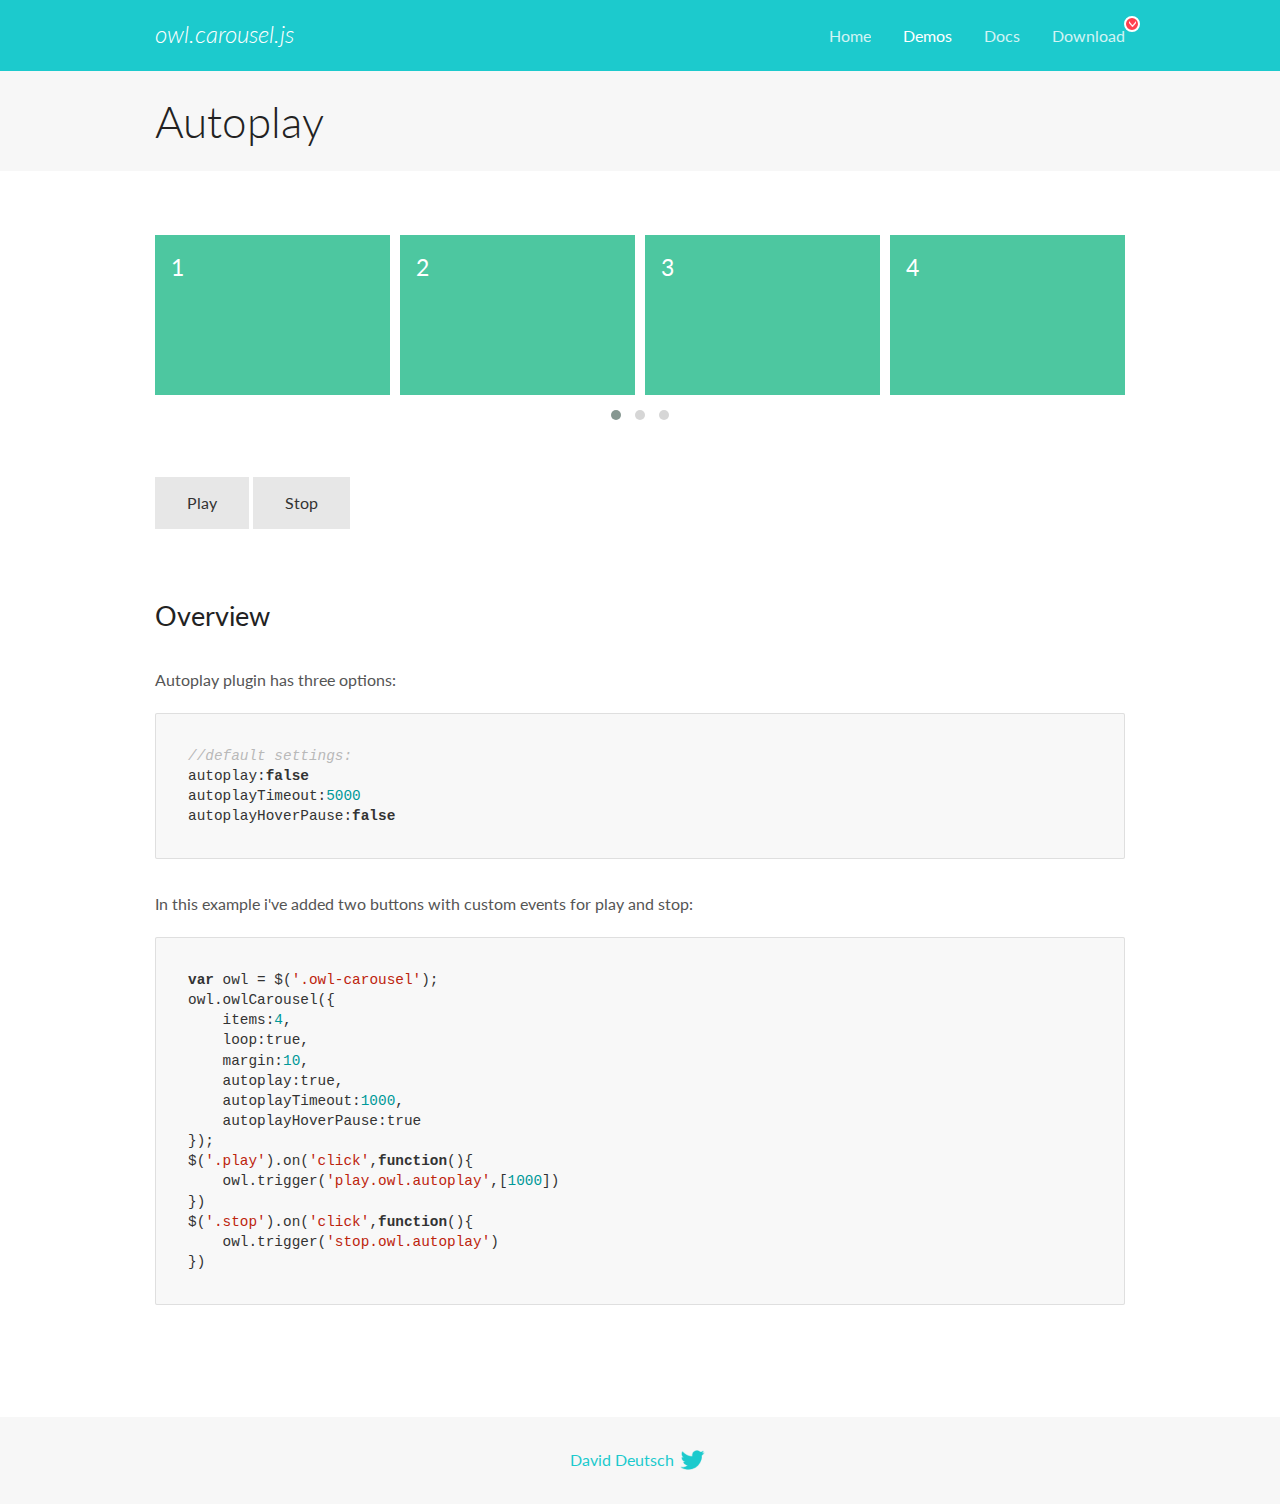
<file: assets/OwlCarousel/docs/demos/autoplay.html>
<!DOCTYPE html>
<html lang="en">
  <head>

    <!-- head -->
    <meta charset="utf-8">
    <meta name="msapplication-tap-highlight" content="no" />
    <meta name="viewport" content="width=device-width, initial-scale=1.0" />
    <meta name="description" content="Autoplay usage demo">
    <meta name="author" content="David Deutsch">
    <title>
      Autoplay Demo | Owl Carousel | 2.3.4
    </title>

    <!-- Stylesheets -->
    <link href='https://fonts.googleapis.com/css?family=Lato:300,400,700,400italic,300italic' rel='stylesheet' type='text/css'>
    <link rel="stylesheet" href="../assets/css/docs.theme.min.css">

    <!-- Owl Stylesheets -->
    <link rel="stylesheet" href="../assets/owlcarousel/assets/owl.carousel.min.css">
    <link rel="stylesheet" href="../assets/owlcarousel/assets/owl.theme.default.min.css">

    <!-- HTML5 shim and Respond.js IE8 support of HTML5 elements and media queries -->

    <!--[if lt IE 9]>
      <script src="https://oss.maxcdn.com/libs/html5shiv/3.7.0/html5shiv.js"></script>
      <script src="https://oss.maxcdn.com/libs/respond.js/1.3.0/respond.min.js"></script>
    <![endif]-->

    <!-- Favicons -->
    <link rel="apple-touch-icon-precomposed" sizes="144x144" href="../assets/ico/apple-touch-icon-144-precomposed.png">
    <link rel="shortcut icon" href="../assets/ico/favicon.png">
    <link rel="shortcut icon" href="favicon.ico">

    <!-- Yeah i know js should not be in header. Its required for demos.-->

    <!-- javascript -->
    <script src="../assets/vendors/jquery.min.js"></script>
    <script src="../assets/owlcarousel/owl.carousel.js"></script>
  </head>
  <body>

    <!-- header -->
    <header class="header">
      <div class="row">
        <div class="large-12 columns">
          <div class="brand left">
            <h3>
              <a href="/OwlCarousel2/">owl.carousel.js</a> 
            </h3>
          </div>
          <a id="toggle-nav" class="right">
            <span></span> <span></span> <span></span> 
          </a> 
          <div class="nav-bar">
            <ul class="clearfix">
              <li> <a href="/OwlCarousel2/index.html">Home</a>  </li>
              <li class="active">
                <a href="/OwlCarousel2/demos/demos.html">Demos</a> 
              </li>
              <li> <a href="/OwlCarousel2/docs/started-welcome.html">Docs</a>  </li>
              <li>
                <a href="https://github.com/OwlCarousel2/OwlCarousel2/archive/2.3.4.zip">Download</a> 
                <span class="download"></span> 
              </li>
            </ul>
          </div>
        </div>
      </div>
    </header>

    <!-- title -->
    <section class="title">
      <div class="row">
        <div class="large-12 columns">
          <h1>Autoplay</h1>
        </div>
      </div>
    </section>

    <!--  Demos -->
    <section id="demos">
      <div class="row">
        <div class="large-12 columns">
          <div class="owl-carousel owl-theme">
            <div class="item">
              <h4>1</h4>
            </div>
            <div class="item">
              <h4>2</h4>
            </div>
            <div class="item">
              <h4>3</h4>
            </div>
            <div class="item">
              <h4>4</h4>
            </div>
            <div class="item">
              <h4>5</h4>
            </div>
            <div class="item">
              <h4>6</h4>
            </div>
            <div class="item">
              <h4>7</h4>
            </div>
            <div class="item">
              <h4>8</h4>
            </div>
            <div class="item">
              <h4>9</h4>
            </div>
            <div class="item">
              <h4>10</h4>
            </div>
            <div class="item">
              <h4>11</h4>
            </div>
            <div class="item">
              <h4>12</h4>
            </div>
          </div>
          <a class="button secondary play">Play</a> 
          <a class="button secondary stop">Stop</a> 
          <h3 id="overview">Overview</h3>
          <p>Autoplay plugin has three options:</p>
          <pre><code>//default settings:
autoplay:false
autoplayTimeout:5000
autoplayHoverPause:false</code></pre>
          <p>In this example i&#39;ve added two buttons with custom events for play and stop:</p>
          <pre><code>var owl = $(&#39;.owl-carousel&#39;);
owl.owlCarousel({
    items:4,
    loop:true,
    margin:10,
    autoplay:true,
    autoplayTimeout:1000,
    autoplayHoverPause:true
});
$(&#39;.play&#39;).on(&#39;click&#39;,function(){
    owl.trigger(&#39;play.owl.autoplay&#39;,[1000])
})
$(&#39;.stop&#39;).on(&#39;click&#39;,function(){
    owl.trigger(&#39;stop.owl.autoplay&#39;)
})</code></pre>
          <script>
            $(document).ready(function() {
              var owl = $('.owl-carousel');
              owl.owlCarousel({
                items: 4,
                loop: true,
                margin: 10,
                autoplay: true,
                autoplayTimeout: 1000,
                autoplayHoverPause: true
              });
              $('.play').on('click', function() {
                owl.trigger('play.owl.autoplay', [1000])
              })
              $('.stop').on('click', function() {
                owl.trigger('stop.owl.autoplay')
              })
            })
          </script>
        </div>
      </div>
    </section>

    <!-- footer -->
    <footer class="footer">
      <div class="row">
        <div class="large-12 columns">
          <h5>
            <a href="/OwlCarousel2/docs/support-contact.html">David Deutsch</a> 
            <a id="custom-tweet-button" href="https://twitter.com/share?url=https://github.com/OwlCarousel2/OwlCarousel2&text=Owl Carousel - This is so awesome! " target="_blank"></a> 
          </h5>
        </div>
      </div>
    </footer>

    <!-- vendors -->
    <script src="../assets/vendors/highlight.js"></script>
    <script src="../assets/js/app.js"></script>
  </body>
</html>
</file>
<file: style.css>
/*** Primary Font || Molengo ***/
@font-face {
  font-family: "Molengo";
  src: url("./assets//fonts/Molengo/Molengo-Regular.ttf"), format("ttf");
  font-weight: 400;
}

/*** Secondary Font || Assitant ***/
@font-face {
  font-family: "Assistant";
  src: url("./assets/fonts/Assistant/Assistant-ExtraLight.ttf"), format("ttf");
  font-weight: 100;
}
@font-face {
  font-family: "Assistant";
  src: url("./assets//fonts/Assistant/Assistant-Light.ttf"), format("ttf");
  font-weight: 200;
}
@font-face {
  font-family: "Assistant";
  src: url("./assets//fonts/Assistant/Assistant-Regular.ttf"), format("ttf");
  font-weight: 300;
}
@font-face {
  font-family: "Assistant";
  src: url("./assets//fonts/Assistant/Assistant-Medium.ttf"), format("ttf");
  font-weight: 400;
}
@font-face {
  font-family: "Assistant";
  src: url("./assets//fonts/Assistant/Assistant-SemiBold.ttf"), format("ttf");
  font-weight: 500;
}
@font-face {
  font-family: "Assistant";
  src: url("./assets//fonts/Assistant/Assistant-Bold.ttf"), format("ttf");
  font-weight: 600;
}
@font-face {
  font-family: "Assistant";
  src: url("./assets//fonts/Assistant/Assistant-ExtraBold.ttf"), format("ttf");
  font-weight: 700;
}

/* Tertiary Font || Lato */
@font-face {
  font-family: "Lato";
  src: url("./assets//fonts/Lato/Lato-Bold.ttf"), format("ttf");
  font-weight: 600;
}

/*** Variables ***/

:root {
  /* Colors */

  --efk-orange: #f68e5f;
  --efk-black: #0e110c;
  --efk-lightorange: #f3eec2;
  --efk-white: #fff;
  --efk-purple: #6220ee;
  --efk-purple-asc: #6e2cf9;
  --efk-body-text: #434352;
  --efk-bg: #fffcf9;
  --efk-grey: #e8e8e8;

  /* Texts */
  --efk-pf: "Molengo";
  --efk-sf: "Assistant";
  --efk-tf: "Lato";

  /* Border-radius */
  --efk-br-sm: 0.635rem;
  --efk-br-lf: 0.635rem 0rem 0rem 0.635rem;
  --efk-br-lg: 1.5625rem;

  /* Box-shadow */
  --efk-bs-sm: 0px 0px 20px 0px #f68e5f29;
  --efk-bs-sm-grey: 0px 0px 20px 0px var(--efk-grey);
  --efk-bs-lg-grey: 0px 0px 20px 5px rgb(191, 191, 191);
}

/* Reset Styles */

*,
*::before,
*::after {
  box-sizing: border-box;
}

* {
  margin: 0;
  padding: 0;
}

body {
  background-color: var(--efk-bg);
}
header nav {
  border: none !important;
}
.efk-active {
  color: var(--efk-orange) !important;
}

.efk-heading {
  font-family: var(--ff-p);
  font-weight: 400;
  font-size: 3rem;
  color: var(--efk-black);
  line-height: 60px;
}
.efk-heading--variant {
  color: var(--efk-white);
}
.efk-hero-text {
  color: var(--efk-white);
  font-family: var(--ff-p);
  font-size: 1.85rem;
  z-index: 10;
}

.efk-heading-sm {
  color: var(--efk-black);
  font-family: var(--ff-p);
  font-size: 1.5625rem;
}

.efk-body {
  font-family: var(--efk-sf);
  font-size: 1rem;
  color: var(--efk-body-text);
  font-weight: 400;
}

.efk-btn {
  border-radius: var(--efk-br-lg);
  border: none;
  padding: 0.5rem 1rem;
  cursor: pointer !important;
  z-index: 10;
  transition: all 0.08s ease-in-out;
}

.efk-btn:hover {
  padding: 0.5rem 1.4rem;
}

.efk-btn-link {
  color: var(--efk-black) !important;
  font-family: var(--efk-sf) !important;
  font-size: 1.1rem !important;
  font-weight: 400 !important;
  text-align: center;
  text-decoration: none !important;
}
.efk-btn-primary {
  background-color: var(--efk-orange);
  border: 1.5px solid var(--efk-orange);
}

.efk-btn-secondary {
  background-color: var(--efk-lightorange);
}
.efk-btn--donate {
  background-color: var(--efk-bg);
  border: 1.5px solid var(--efk-orange);
}

.efk-btn-action {
  background-color: var(--efk-purple);
  border: 2px solid var(--efk-purple);
}

.efk-btn-link--action {
  color: var(--efk-white) !important;
}

/* Header & Nav */

.efk-header {
  background-color: var(--efk-purple);
  height: 100px;
}
.efk-header-variant {
  height: 100px;
}

.efk-nav {
  background-color: var(--efk-purple);
  display: flex;
  justify-content: space-evenly !important;
  align-items: center !important;
}
.efk-nav--overlay {
  /* background-color: black; */
  height: 100%;
  width: 100%;
  position: absolute;
  inset: 0;
  /* opacity: 0.1; */
  z-index: 10;
}

.efk-variant-nav {
  background-color: var(--efk-white);
  height: 100px;
  display: flex;
  justify-content: space-evenly !important;
  align-items: center !important;
}

.efk-navlink--variant {
  color: var(--efk-black) !important;
  font-family: var(--ff-p) !important;
  font-weight: 400 !important;
  font-size: 1rem !important;
  padding-inline: 15px !important;
  text-decoration: none;
}
.efk-navlink--variant:hover,
.efk-navlink--variant.active {
  color: var(--efk-orange) !important;
}
.efk-navlink {
  color: var(--efk-white) !important;
  font-family: var(--ff-p) !important;
  font-weight: 400 !important;
  font-size: 1rem !important;
  padding-inline: 15px !important;
  text-decoration: none;
}
.efk-navlink:hover,
.efk-navlink.active {
  color: var(--efk-orange) !important;
}

.efk-navlist {
  display: flex !important;
  list-style: none;
  justify-content: space-between !important;
  align-items: center !important;
}
.efk-medium-toggler {
  display: none;
}
.efk-medium-container {
  display: none;
}
.efk-mobile-toggler {
  display: none;
}
.efk-mobile-container {
  display: none;
}

.efk-heart {
  color: red;
}
.efk-nav-brand {
  width: 30%;
}

.efk-brand {
  width: 40% !important;
}
.efk-brand {
  width: 100% !important;
}
.efk-hero {
  min-height: 100vh;
  width: 100%;
  background-color: var(--efk-purple);
  background-image: url("./assets/images/hero-img.png");
  background-repeat: no-repeat;
  background-position: center;
  background-size: contain;
}
.efk-overlay {
  width: 100%;
  height: 100%;
  z-index: 10;
}

.efk-hero-container {
  padding-inline: 5rem;
  z-index: 100;
  display: flex;
  min-height: 500px;
}
.efk-container {
  padding-inline: 5rem;
  padding-block: 4.5rem;
  min-height: 300px;
}

.efk-ft-fix {
  margin-top: 6rem;
}
.efk-container--variant {
  padding-left: 5rem;
  padding-right: 0.85rem;
  padding-block: 4.5rem;
  min-height: 400px;
}

.efk-badge {
  background-color: var(--efk-purple-asc);
  border-radius: var(--efk-br-lg);
  padding: 0.3rem 0.7rem;
  font-size: 0.7rem;
  color: var(--efk-white);
  font-family: var(--ff-p);
  font-weight: 400;
}
.efk-img-left {
  margin-top: 4rem;
}
.efk-img-right {
  height: 400px;
}

.efk-img-wrap img {
  object-fit: cover;
  object-position: top;
  border-radius: var(--efk-br-sm);

  width: 100%;
}

.efk-matrix {
  background-color: var(--efk-purple);
  border-radius: var(--efk-br-lf);
  font-family: var(--efk-sf);
  color: var(--efk-white);
  height: 100%;
  position: relative;
}

.efk-matrix-title {
  font-family: var(--efk-sf);
  font-size: 2.8rem;
}
.efk-matrix-sub {
  font-size: 1rem;
}

.efk-embelish {
  width: 30%;
  height: 32px;
  border-top-left-radius: 0.635rem;
  background-color: var(--efk-orange);
  position: absolute;
  bottom: 0;
  right: 0;
}

.efk-thumbnail:nth-child(2),
.efk-thumbnail:nth-child(3),
.efk-thumbnail:nth-child(4),
.efk-thumbnail:nth-child(5) {
  margin-left: -20px !important;
}

.efk-support {
  background-color: var(--efk-white);
  box-shadow: var(--efk-bs-sm);
  border-radius: var(--efk-br-sm);
}

.efk-vr-tab {
  display: none;
}

.efk-support-card {
  border-radius: var(--efk-br-sm);
  border: 2px solid var(--efk-grey);
  padding-inline: 1rem;
  padding-block: 1.5rem;
}
.efk-support-card--amt {
  color: var(--efk-black);
  font-family: var(--efk-sf);
  font-size: 1.5rem;
  font-weight: 600;
}
.efk-support-card-icon {
  width: 25%;
  height: 40px;
  object-fit: cover;
  object-position: center;
}

.efk-support--title {
  font-family: 1rem !important;
  font-family: var(--efk-sf) !important;
  font-weight: 500 !important;
  color: var(--efk-body-text) !important;
  border-radius: none !important;
  border-top: none !important;
  border-right: none !important;
  border-left: none !important;
}

.efk-support--title.active {
  color: var(--efk-orange) !important;
}

.efk-support-inp {
  border-top: 0;
  border-left: 0;
  border-right: 0;
  border-bottom: 2px solid var(--efk-grey);
  width: 70%;
  padding-block: 0.4rem;
  color: var(--efk-black);
}

.efk-support-inp:focus {
  border: none;
  outline: none;
}

.efk-support-inp::placeholder {
  color: var(--efk-grey);
  font-family: var(--efk-tf);
  font-size: 1.45rem;
}

.efk-col {
  width: 32% !important;
}
.efk-col-3 {
  width: 23.5% !important;
}
.efk-plan-list {
  font-family: var(--efk-sf);
  font-weight: 400;
  font-size: 0.95rem;
}
.efk-plan-list--inactive {
  color: var(--efk-grey);
}
.efk-plan-list--active {
  color: var(--efk-black);
}

.efk-ment-card {
  min-height: 430px;
  padding: 0rem !important;
  border-radius: 10px;
  cursor: pointer;
}
.efk-ment-card:hover {
  box-shadow: var(--efk-bs-lg-grey);
}
.efk-ment-card--body {
  height: 55%;
  padding-inline: 1rem;
}
.efk-ment-card--body p {
  height: 55%;
}

.efk-faq-title {
  font-family: var(--efk-sf);
  font-weight: 500;
  font-size: 1.1rem;
}
.efk-faq-title:active {
  outline: none !important;
}

.accordion-header .accordion-button:active {
  background-color: var(--efk-orange) !important;
}
.accordion-button:not(.collapsed) {
  background-color: var(--efk-orange) !important;
}

.accordion-header .accordion-button {
  box-shadow: none !important;
}

.efk-contact-wrapper {
  background-color: var(--efk-white);
  border-radius: var(--efk-br-sm);
  box-shadow: var(--efk-bs-sm-grey);
  padding: 2rem;
}

.efk-input {
  border-top: none;
  border-right: none;
  border-left: none;
  border-bottom: 1.5px solid var(--efk-grey);
  color: var(--efk-black);
  font-size: 1.1rem;
  font-family: var(--efk-sf);
  font-weight: 400;
  width: 100%;
}
.efk-input:focus {
  outline: none !important;
  border-bottom: 1px solid var(--efk-orange) !important;
}
.efk-input::placeholder,
.efk-input--textarea::placeholder {
  color: var(--efk-grey);
  font-size: 1.1rem;
  font-weight: 400;
}
.efk-input--textarea {
  border: 1.5px solid var(--efk-grey);
  color: var(--efk-black);
  font-size: 1.1rem;
  font-family: var(--efk-sf);
  font-weight: 400;
  width: 100%;
  border-radius: var(--efk-br-sm);
  padding-left: 0.5rem;
}
.efk-input--textarea:focus {
  outline: none !important;
  border: 1px solid var(--efk-orange) !important;
}

.efk-frm-label {
  font-size: 0.95rem;
  font-family: var(--efk-sf);
  font-weight: 400;
  color: var(--efk-body-text);
}
.efk-contact-wrapper textarea {
  resize: none;
}
.efk-section-wrapper {
  background-color: var(--efk-purple);
}
.efk-bullet {
  font-size: 60px !important;
}

.efk-list {
  color: var(--efk-white);
  font-family: var(--efk-sf);
  font-size: 1rem;
  font-weight: 400;
}
.efk-nb {
  font-size: 0.768rem;
}

.efk-blogcard {
  background-color: var(--efk-white);
  border-radius: var(--efk-br-sm);
  width: 100%;
}
.efk-blog-logo {
  width: 20%;
  object-position: center;
  object-fit: cover;
}
.efk-blog-text {
  font-size: 1rem;
  font-family: var(--efk-sf);
  font-weight: 400;
}
.efk-blogcard-badge {
  background-color: #fbd0e5;
  padding: 0.3rem 0.7rem;
  border-radius: var(--efk-br-lg);
}

.efk-modal-footer {
  border: 0;
}

.efk-footer {
  background-color: var(--efk-black);
}

.efk-div-wrapper {
  background-color: var(--efk-purple);
}

.efk-footer-brand {
  font-weight: 600;
  font-family: var(--efk-sf);
  font-size: 1rem;
  text-decoration: none;
  color: var(--efk-white);
}

.footer-logo {
  width: 30%;
}

.efk-instagram {
  width: 65%;
  height: 100%;
  margin-left: 5px;
}

.efk-partners {
  width: 100%;
  height: 70px;
  object-fit: cover;
  object-position: center;
}

.connect-text {
  display: none;
  transition: all 0.08s ease-in-out;
}
.connect-btn .fa-arrow-right-long {
  font-size: 24px;
}

.connect-btn {
  background-color: var(--efk-bg);
  transition: all 0.08s ease-in-out;
}
.connect-btn:hover {
  background-color: var(--efk-orange);
}
.connect-btn:hover .fa-arrow-right-long {
  font-size: 16px;
}

.connect-btn:hover .connect-text {
  display: inline;
}

/***** MENTORS PAGE ****/
.efk-btn--ghost {
  background-color: transparent;
  border-radius: var(--efk-br-lg);
  border: 1.5px solid var(--efk-purple);
  padding: 0.5rem 1rem;
  cursor: pointer !important;
  transition: all 0.08s ease-in-out;
}
.efk-btn--ghost:hover {
  padding: 0.5rem 1.5rem;
}
.efk-btn--ghostlink {
  color: var(--efk-purple);
  font-family: var(--efk-sf);
  font-size: 1.1rem;
  font-weight: 400;
  text-align: center;
  text-decoration: none;
}
.efk-nav--variant {
  background-color: var(--efk-white) !important;
  height: 100px;
  display: flex;
  justify-content: space-evenly !important;
  align-items: center !important;
}

.efk-navlink--variant {
  color: var(--efk-black) !important;
  font-family: var(--ff-p) !important;
  font-weight: 400 !important;
  font-size: 1rem !important;
  padding-inline: 15px !important;
  text-decoration: none;
}

.efk-heading--clr {
  color: var(--efk-purple);
}
.efk-lh-md {
  line-height: 4rem;
}
.efk-body--clr {
  color: var(--efk-purple);
  text-decoration: none !important;
}
.efk-mentr-img {
  width: 65%;
  height: 100%;
}
.efk-mentr-img--v {
  width: 40%;
  height: 100%;
}
.efk-mentr-icon {
  color: var(--efk-orange);
  font-family: var(--efk-sf);
  font-weight: 100;
}

.efk-mentr-desc {
  font-family: var(--efk-sf);
  font-size: 0.75rem;
  color: var(--efk-black);
  font-weight: 400;
}

/**** MENTEES PAGE****/
.efk-mente-img {
  width: 45%;
  height: 100%;
}
.efk-mente-img--v {
  width: 35%;
  height: 70%;
}

/* ABOUT PAGE*/
.efk-abouthero-wrap {
  margin-top: -50px;
}
.efk-abouthero-wrap img {
  width: 100%;
  height: 500px;
  object-fit: cover;
  object-position: center;
}

.efk-abttext-container {
  width: 75%;
  margin: 0 auto;
  box-shadow: var(--efk-bs-sm);
  border-radius: var(--efk-br-sm);
  background-color: var(--efk-white);
  padding: 2rem;
  margin-top: -90px;
  z-index: 10;
}

.efk-abouticon-wrap img {
  width: 80%;
  height: 100%;
  object-fit: cover;
  object-position: center;
}

.efk-nav-brand--variant {
  width: 50%;
}
.efk-brand--variant {
  width: 50% !important;
}
.efk-join {
  width: 75%;
}

.efk-more-than {
  font-size: 40px !important;
}

/* BLOG */

.efk-container--blog {
  padding-inline: 7rem;
  padding-block: 2rem;
}

.efk-blog-search {
  border: 1.5px solid var(--efk-grey);
  color: var(--efk-black);
  font-size: 1rem;
  font-family: var(--efk-sf);
  font-weight: 400;
  padding: 0.3rem;
  border-radius: 5px;
}
.efk-blog-search:focus {
  outline: none !important;
  border: 1.5px solid var(--efk-orange) !important;
}
.efk-blog-search::placeholder,
.efk-blog-search--textarea::placeholder {
  color: var(--efk-black);
  font-size: 1rem;
  font-weight: 300;
}
.efk-blog-category {
  display: flex;
  align-items: center;
  background-color: var(--efk-bg);
  padding-inline: 6.8rem;
  padding-block: 1rem;
}
.efk-blog-preview {
  height: fit-content;
  background-color: transparent;
  border-radius: 10px;
  color: var(--efk-body-text);
  font-family: var(--efk-sf);
  transition: all 0.7s ease-in-out;
  cursor: pointer;
}
.efk-blog-preview:hover {
  box-shadow: var(--efk-bs-lg-grey);
}
.efk-blog-prev--img {
  height: 40%;
  width: 100%;
  border-top-left-radius: inherit;
  border-top-right-radius: inherit;
}

.efk-blog-prev--img img {
  width: 100%;
  height: 100%;
  object-fit: cover;
  object-position: center;
  border-radius: inherit;
}
.efk-blog-single {
  font-family: var(--efk-sf);
}
.efk-blog-single--img {
  width: 100%;
  height: 500px;
}
.efk-blog-single--img img {
  width: 100%;
  height: 100%;
  object-fit: cover;
  object-position: top;
  border-radius: 10px;
}

.efk-blog-prev--body {
  width: 100%;
  height: 60%;
}
.efk-blog-preview--title {
  font-weight: 400;
  font-size: 1.5rem;
}
.efk-blog-preview--categ {
  font-size: 1.2rem;
  font-weight: 400;
  color: var(--efk-purple);
  font-family: var(--efk-sf);
}
.efk-blog-headine {
  font-family: inherit;
  font-size: 1.5rem;
  font-weight: 500;
  color: #0000;
}
.efk-blog-headine {
  font-family: inherit;
  font-size: 1.2rem;
  font-weight: 400;
  color: var(--efk-black);
}

.efk-blogauth-img {
  width: fit-content;
  height: fit-content;
  border-radius: 50%;
}
.efk-blogauth-img img {
  width: 100%;
  height: 100%;
  border-radius: 50%;
}

/* Responsive */

@media (max-width: 1199px) {
  /* INDEX */

  .efk-medium-toggler {
    display: block;
  }
  .efk-medium-container {
    display: block;
  }

  .efk-hero-container {
    flex-direction: column-reverse !important;
  }
  .efk-medium-wrap {
    height: 105px !important;
  }
  .efk-medium-nav {
    background-color: var(--efk-purple);
    line-height: 55px;
  }

  .efk-navlist {
    display: flex !important;
    flex-direction: row !important;
    justify-content: center !important;
    align-items: center !important;
  }

  .efk-tab-lg {
    display: block !important;
  }
  .efk-col-3 {
    width: 32% !important;
  }
  .efk-support-card-icon {
    width: 20%;
    height: 45px;
    object-position: center;
  }
  .efk-support-inp:focus {
    border-bottom: 1.5px solid var(--efk-orange);
  }
  .efk-body-lg {
    font-size: 0.7rem;
  }

  .efk-hero-text {
    width: 60%;
  }

  /* ABOUT PAGE */
  .efk-nav-brand--variant {
    width: 60%;
  }
  .efk-brand--variant {
    width: 50% !important;
  }

  /* BLOG */
  .efk-container--blog {
    padding-inline: 4rem !important;
  }
}

@media (max-width: 992px) {
  .efk-nav-brand {
    width: 55%;
  }
  .efk-brand {
    width: 55% !important;
  }
  .efk-nav-brand--variant {
    width: 50%;
  }
  .efk-brand--variant {
    width: 60% !important;
  }
  .efk-hero-text {
    width: 80%;
  }
  .efk-img-left {
    margin-top: 0rem;
  }
  .efk-container--variant {
    padding-left: 4rem;
    padding-right: 1rem;
    padding-block: 3rem;
  }
  .efk-hero-container {
    padding-inline: 4rem;
    padding-block: 3rem;
  }
  .efk-container {
    padding-inline: 4rem;
    padding-block: 3rem;
  }
  .efk-heading {
    font-size: 2.5rem;
  }
  .efk-col-3 {
    width: 45% !important;
  }
  .efk-ment-card {
    min-height: 430px;
    padding: 0.2rem !important;
  }
  .efk-ment-card--body {
    height: 55%;
  }
  .efk-ment-card--body p {
    height: 65%;
  }

  .efk-partners {
    width: 100%;
    height: 50px;
  }
  .efk-footer-brand {
    font-size: 0.85rem;
  }
  /* ABOUT PAGE */

  /* BLOG PAGE */
  .efk-blogcateg-canv {
    width: 35% !important;
    background-color: var(--efk-bg);
  }
  .efk-nav-item {
    background-color: var(--efk-lightorange);
    border-radius: 10px;
    padding: 0.3rem 1rem;
  }
  .efk-container--blog {
    padding-inline: 2rem !important;
  }
}

@media (max-width: 800px) {
  .efk-ment-hero {
    height: 250px;
  }
  .efk-nav-brand {
    width: 70%;
  }
  .efk-img-array {
    display: none;
  }
  .efk-hero {
    min-height: 300px;
  }
  .efk-hero-container {
    min-height: 300px;
  }
  .efk-ment-card--body p {
    height: 50%;
  }

  /* ABOUT PAGE */
  .efk-nav-brand--variant {
    width: 70%;
  }

  /* MENTORS PAGE */
  .efk-lh-md {
    line-height: 3rem;
  }
}

@media screen and (max-width: 600px) {
  .efk-blogcateg-canv {
    width: 45% !important;
  }
}

@media screen and (max-width: 768px) {
  .efk-nav-brand {
    width: 50%;
  }
  .efk-brand {
    width: 70% !important;
  }
  .efk-container--variant {
    padding-inline: 4rem;
  }

  .efk-col {
    width: 45% !important;
  }

  .efk-contact-wrapper {
    padding: 1rem;
  }
  .efk-container--special {
    padding-inline: 4rem;
  }
  .footer-logo {
    width: 40%;
  }

  /* ABOUT PAGE */
  .efk-hero-img {
    height: 300px !important;
  }
  /* BLOG */
  .efk-blog-category {
    padding-inline: 4rem !important;
  }
}
@media screen and (max-width: 576px) {
  .efk-nav-brand {
    width: 70%;
  }
  .efk-medium-toggler {
    display: none;
  }
  .efk-medium-container {
    display: none;
  }
  .efk-mobile-toggler {
    display: block;
  }
  .efk-mobile-container {
    display: block;
  }
  .efk-mobile-wrap {
    width: 60% !important;
  }
  .efk-mobile-nav {
    background-color: var(--efk-purple);
  }
  .efk-navlist {
    display: flex !important;
    flex-direction: column !important;
    justify-content: center !important;
    align-items: start !important;
    gap: 10px;
  }
  .efk-container,
  .efk-container--variant {
    padding-inline: 1.8rem;
  }
  .efk-hero {
    min-height: 200px;
  }
  .efk-hero-container {
    padding-inline: 2rem;
    min-height: 200px !important;
  }
  .efk-hero-text {
    width: 100%;
  }
  .efk-heading {
    font-size: 2.3rem;
  }
  .efk-ment-card {
    min-height: 430px;
  }
  .efk-ment-card--body {
    height: 55%;
  }
  .efk-ment-card--body p {
    height: 65%;
  }
  .efk-col {
    width: 48% !important;
  }

  .efk-col-3 {
    width: 48% !important;
  }

  .efk-partners {
    width: 100%;
    height: 70px;
    object-fit: cover;
    object-position: center;
  }
  .footer-logo {
    width: 65%;
  }

  .efk-instagram {
    width: 120%;
  }

  /* ABOUT PAGE */
  .efk-nav-brand--variant {
    width: 80%;
  }
  .efk-brand--variant {
    width: 80%;
  }
  .efk-abouthero-wrap {
    margin-top: -65px;
  }

  .efk-abouticon-wrap img {
    width: 25%;
    height: 100%;
  }
  .efk-join {
    width: 85%;
  }

  /* MENTORS PAGE */
  .efk-lh-md {
    line-height: 2.5rem;
  }

  .efk-mentr-ico {
    width: 55%;
  }
}

@media screen and (max-width: 480px) {
  .efk-nav-brand {
    width: 60%;
  }
  .efk-brand {
    width: 100% !important;
  }

  .efk-hero-container {
    padding-inline: 1.5rem;
  }
  .efk-container,
  .efk-container--variant {
    padding-inline: 1.5rem;
    padding-block: 1.5rem;
  }
  .efk-hero-text {
    font-size: 1.5rem;
  }
  .efk-btn {
    padding: 0.4rem 0.7rem;
  }
  .efk-btn-link {
    font-size: 0.95rem !important;
  }
  .efk-ment-card {
    min-height: 550px;
  }

  .efk-ment-card--body p {
    height: 30%;
  }
  .efk-ment-card--body {
    height: 60%;
  }

  .efk-col {
    width: 70% !important;
  }
  .efk-col-3 {
    width: 70% !important;
  }
  .efk-join {
    width: 100%;
  }

  .efk-body {
    font-size: 0.8rem;
  }
  .efk-heading {
    font-size: 1.7rem;
  }
  .efk-heading-sm {
    font-size: 1.4rem;
  }
  .efk-label {
    font-size: 0.9rem !important;
  }
  .footer-logo {
    width: 45%;
  }

  .efk-partners {
    width: 100%;
    height: 50px;
  }
  .efk-instagram {
    width: 60%;
  }
  /* ABOUT PAGE */

  .efk-nav-brand--variant {
    width: 100%;
  }

  .efk-abouthero-wrap {
    margin-top: -180px;
  }
  .efk-hero-img {
    height: 300px !important;
  }
  .efk-abttext-container {
    width: 85%;
    margin-top: -90px;
  }

  /* MENTEE */
  .efk-lh-md {
    line-height: 2.3rem;
  }
  /* BLOG */
  .efk-blogcateg-canv {
    width: 60% !important;
  }
  .efk-blog-category {
    padding-inline: 2rem !important;
  }
}
@media screen and (max-width: 376px) {
  .efk-brand {
    width: 120% !important;
  }
  .efk-brand--variant {
    width: 80% !important;
  }
  .efk-heading {
    font-size: 1.6rem;
  }
  .efk-ment-card {
    min-height: 430px;
  }
  .efk-ment-card--body {
    height: 40%;
  }
  .efk-ment-card--body p {
    height: 65%;
  }

  .efk-col-3 {
    width: 85% !important;
  }
  .efk-partners {
    width: 90%;
    height: 40px;
  }
  .efk-blog-text {
    font-size: 0.8rem;
    font-family: var(--efk-sf);
    font-weight: 400;
  }

  /* ABOUT PAGE */
  .efk-abouthero-wrap {
    margin-top: -130px;
  }
  .efk-abttext-container {
    width: 90%;
    padding: 1rem;
  }

  .efk-heading-sm {
    font-size: 1.2rem;
  }
}

@media screen and (max-width: 345px) {
  .efk-col-3 {
    width: 98% !important;
  }
  .efk-col {
    width: 98% !important;
  }
}
</file>
<file: assets/aos-master/demo/css/styles.css>
body {
  font-family: Helvetica,Tahoma;
}

*,
*:before,
*:after {
  box-sizing: border-box;
}

.aos-all {
  width: 1000px;
  max-width: 98%;
  margin: 10vh auto 0 auto;
}

.aos-item {
  display: inline-block;
  float: left;
  width: 33.3333%;
  height: 300px;
  padding: 20px;
}

.aos-item__inner {
  position: relative;
  width: 100%;
  height: 100%;
  float: left;
  background: #1da4e2;
  line-height: 260px;
  text-align: center;
  color: #fff;
}

@media screen and (max-width: 800px) {
  .aos-item {
    width: 50%;
  }
}
</file>
